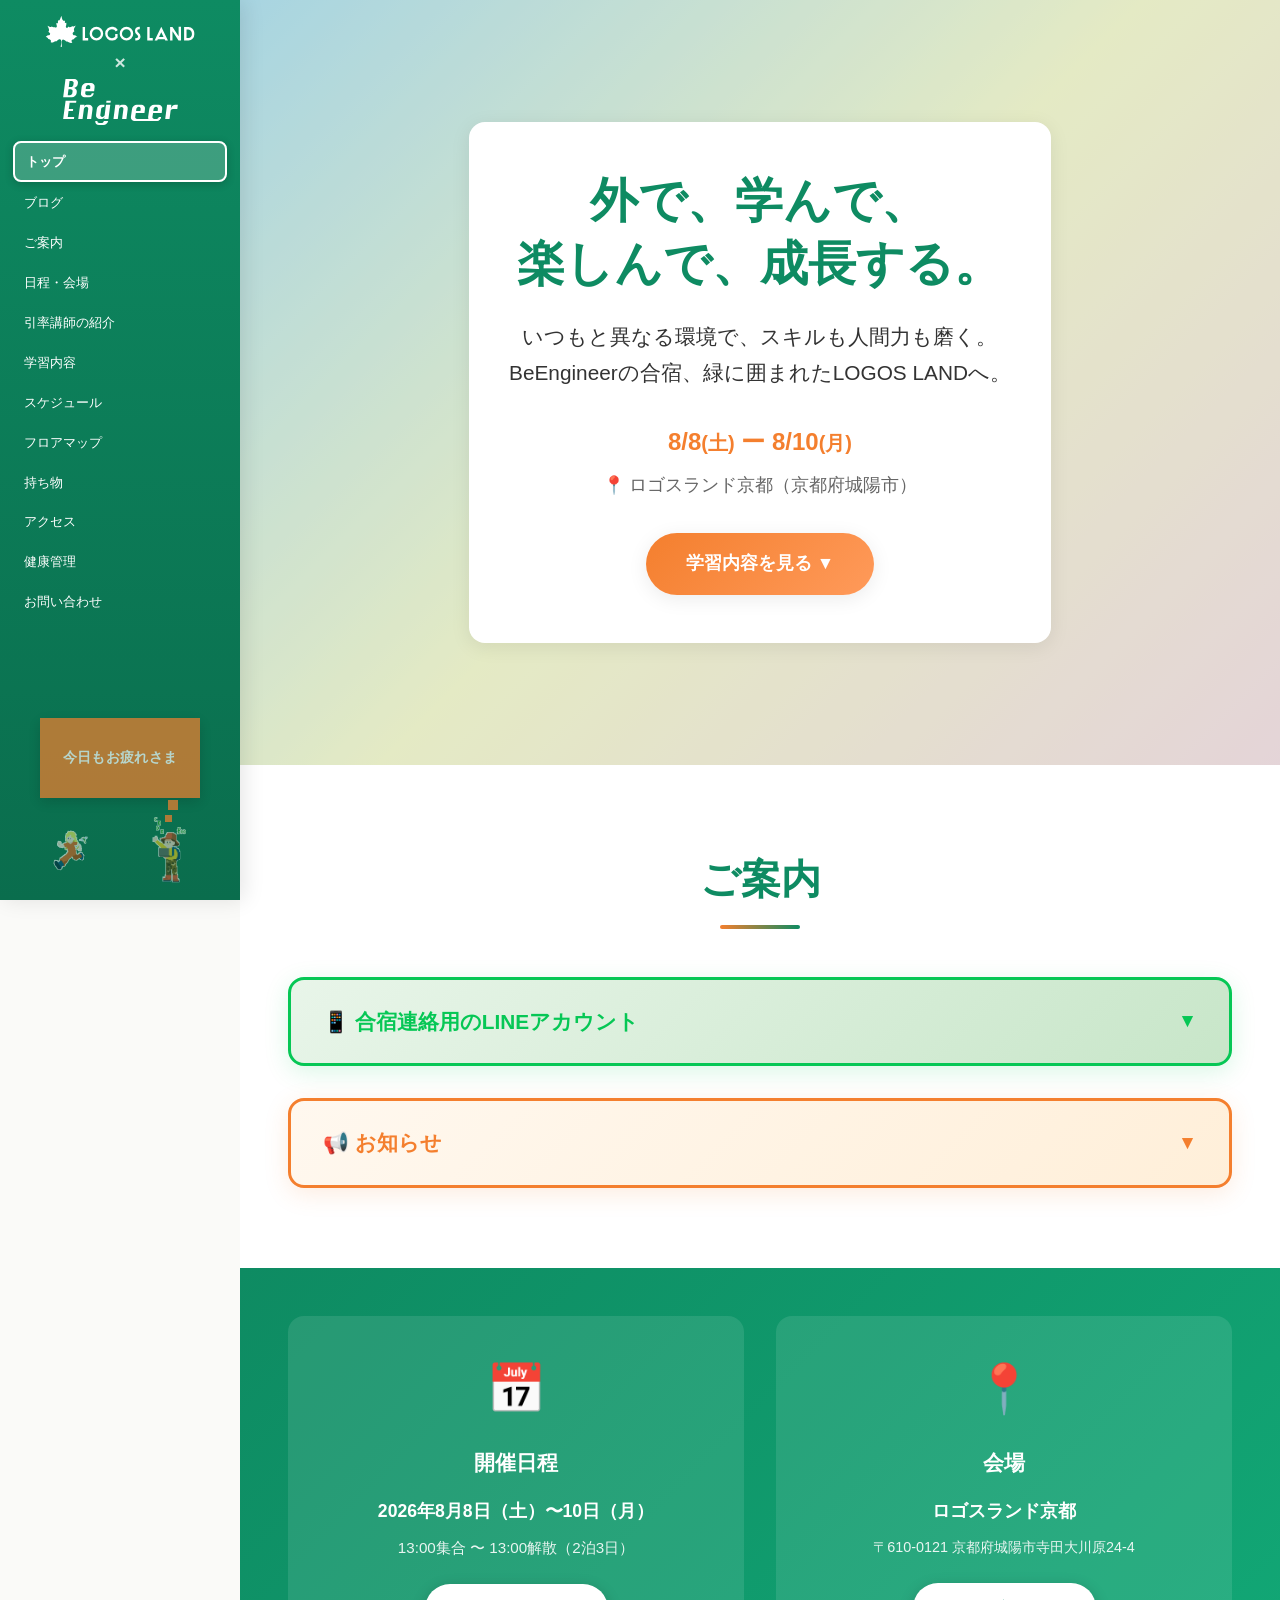
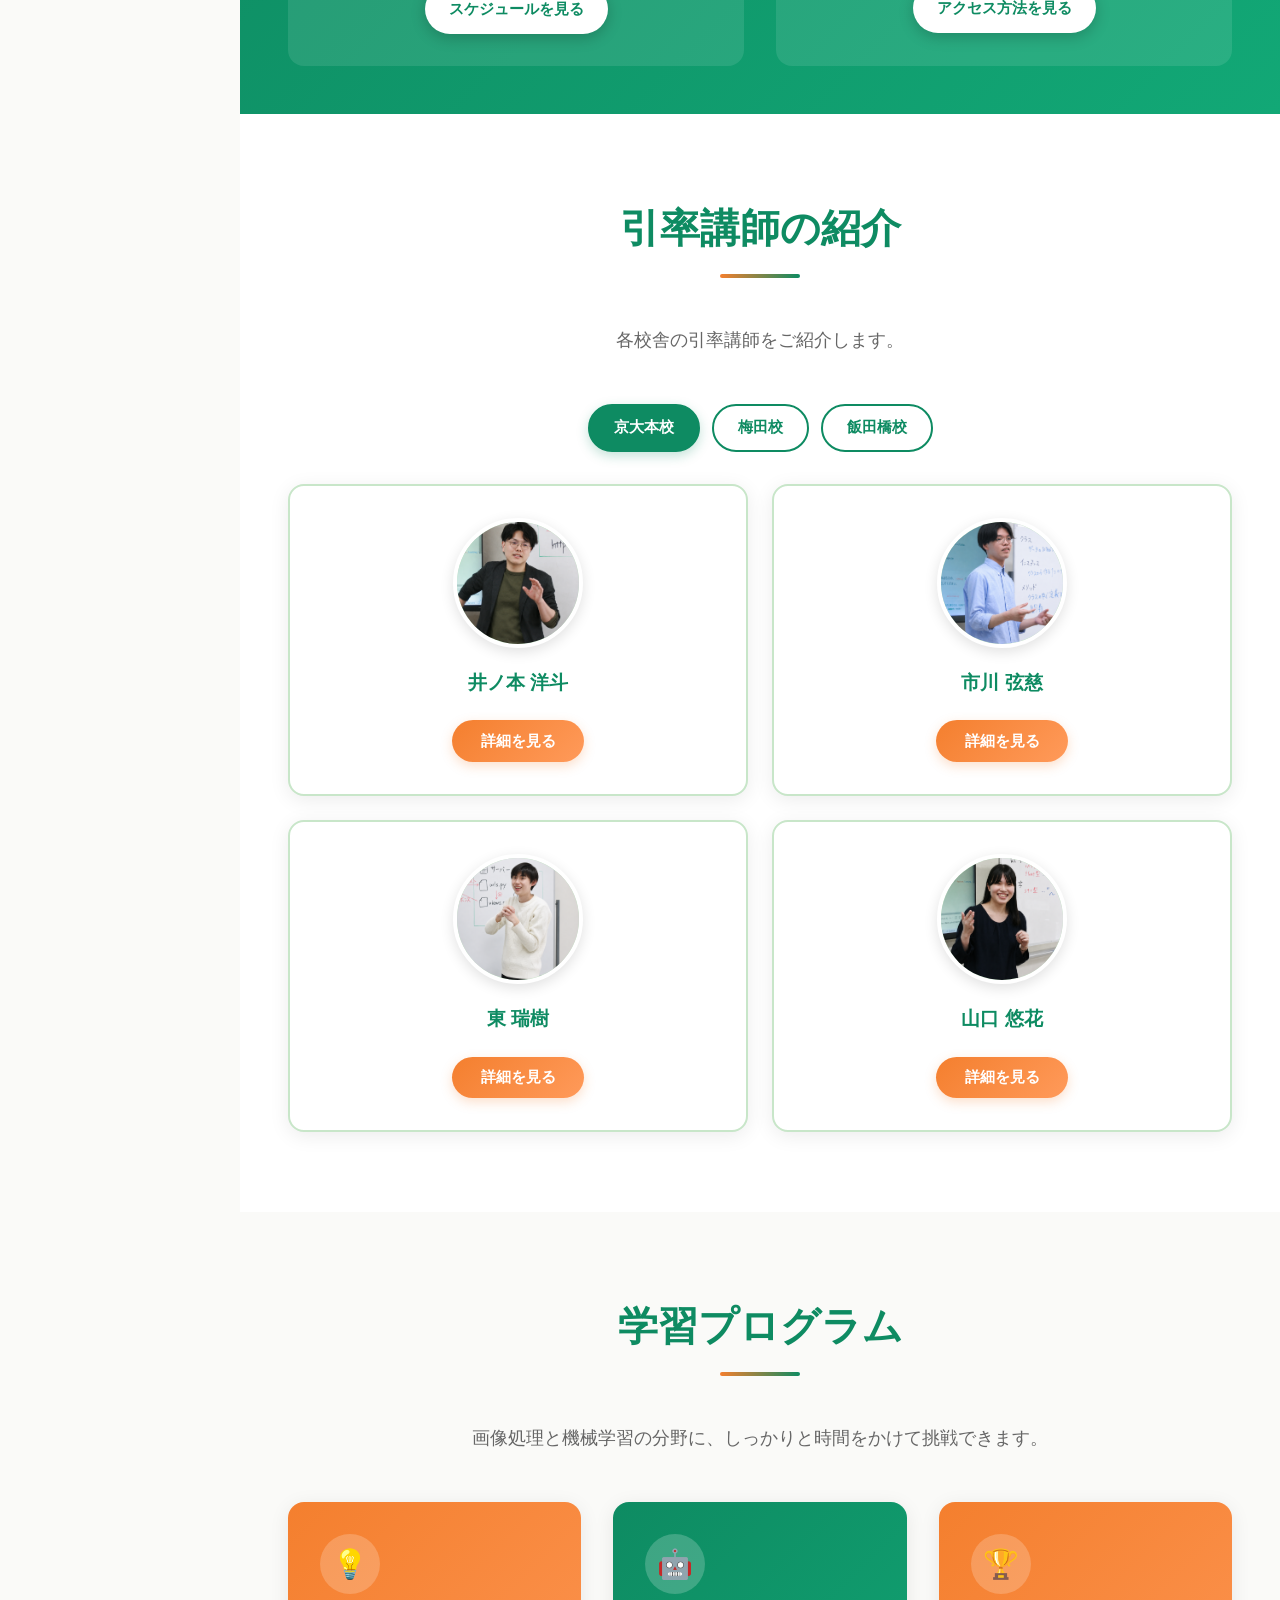
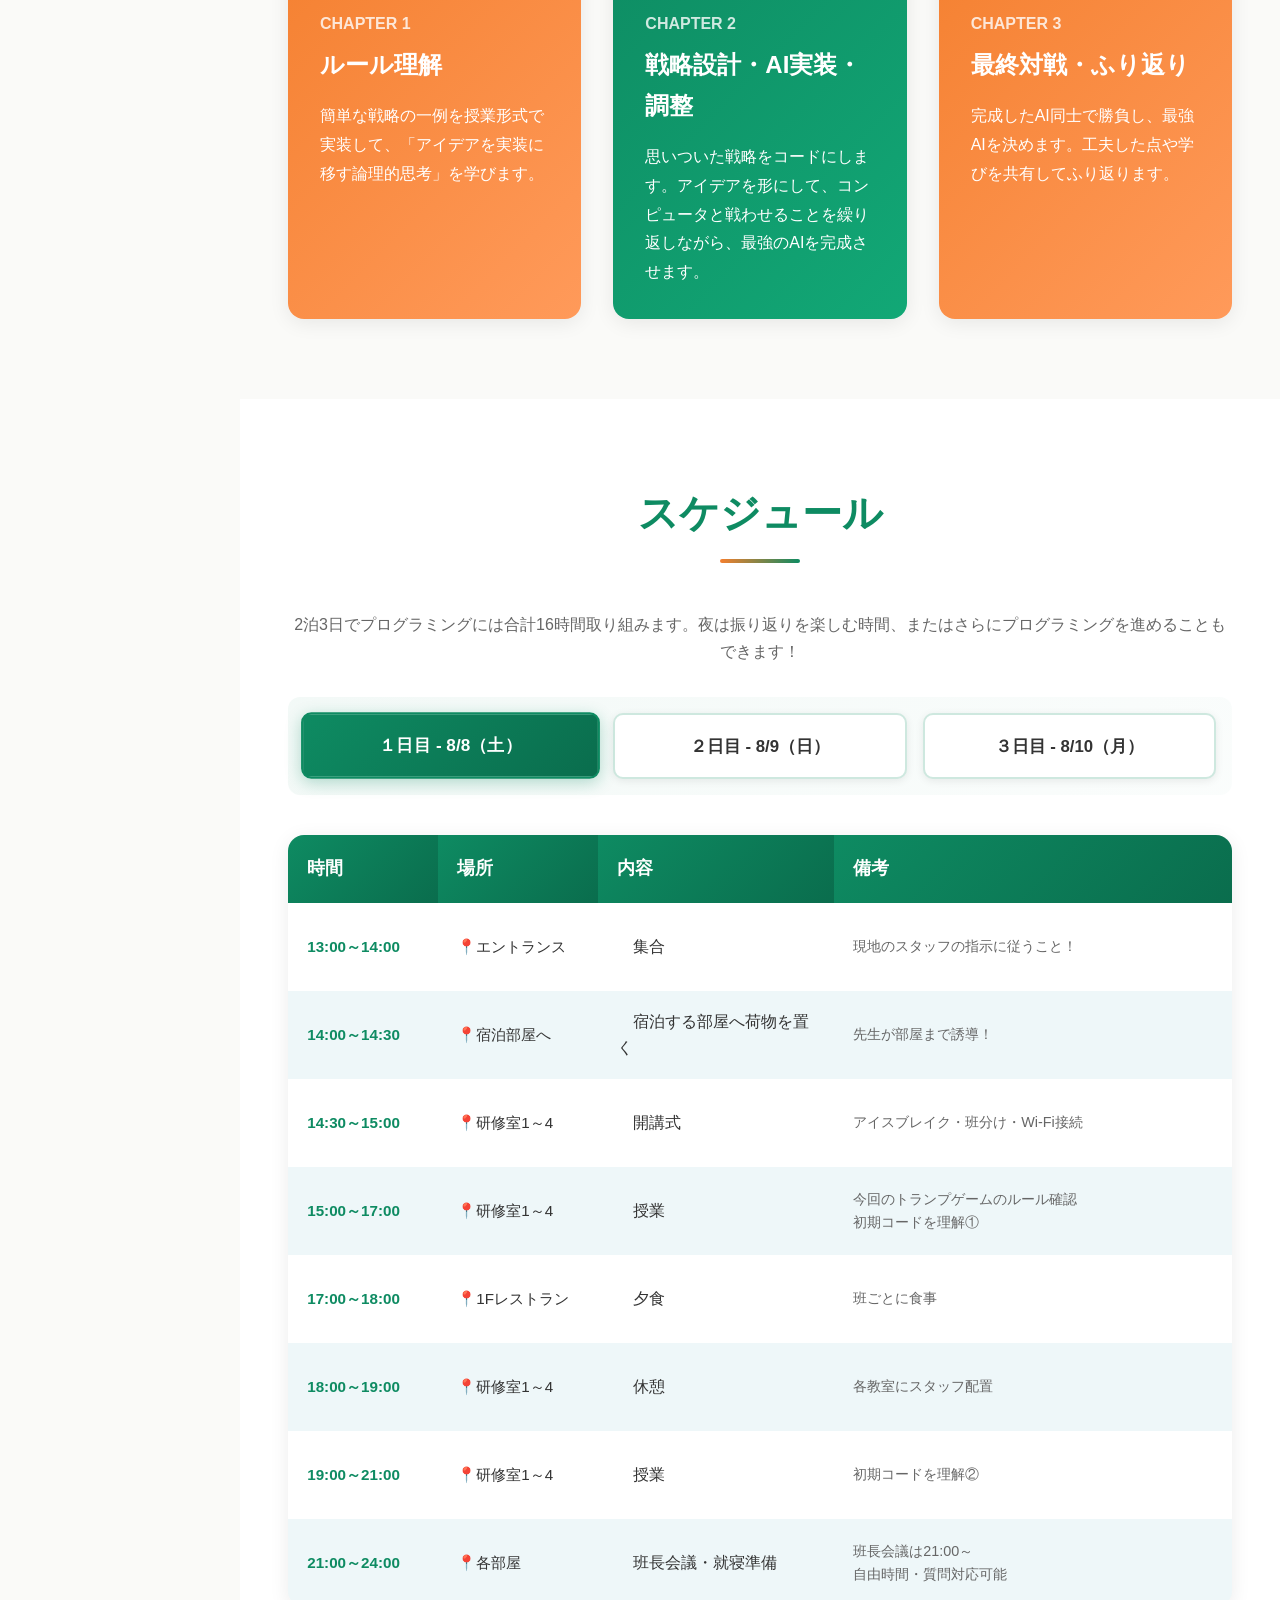
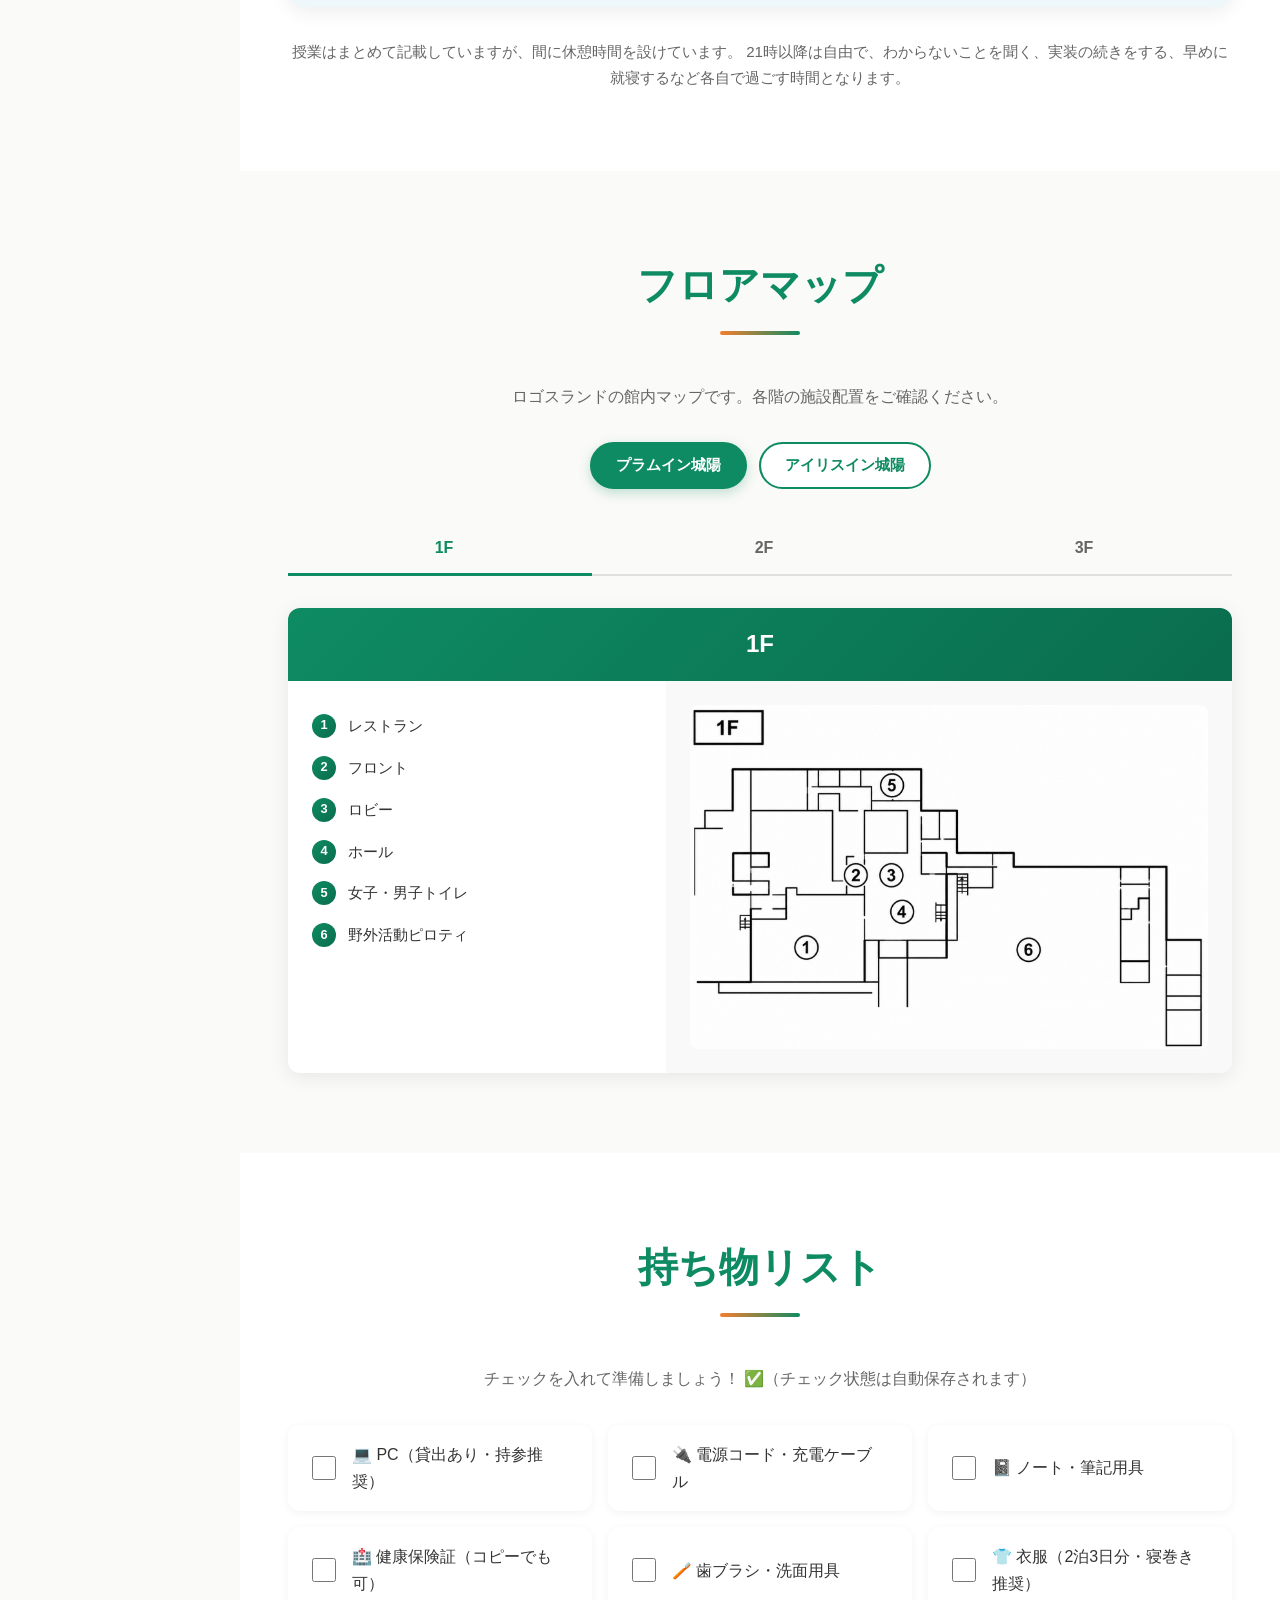
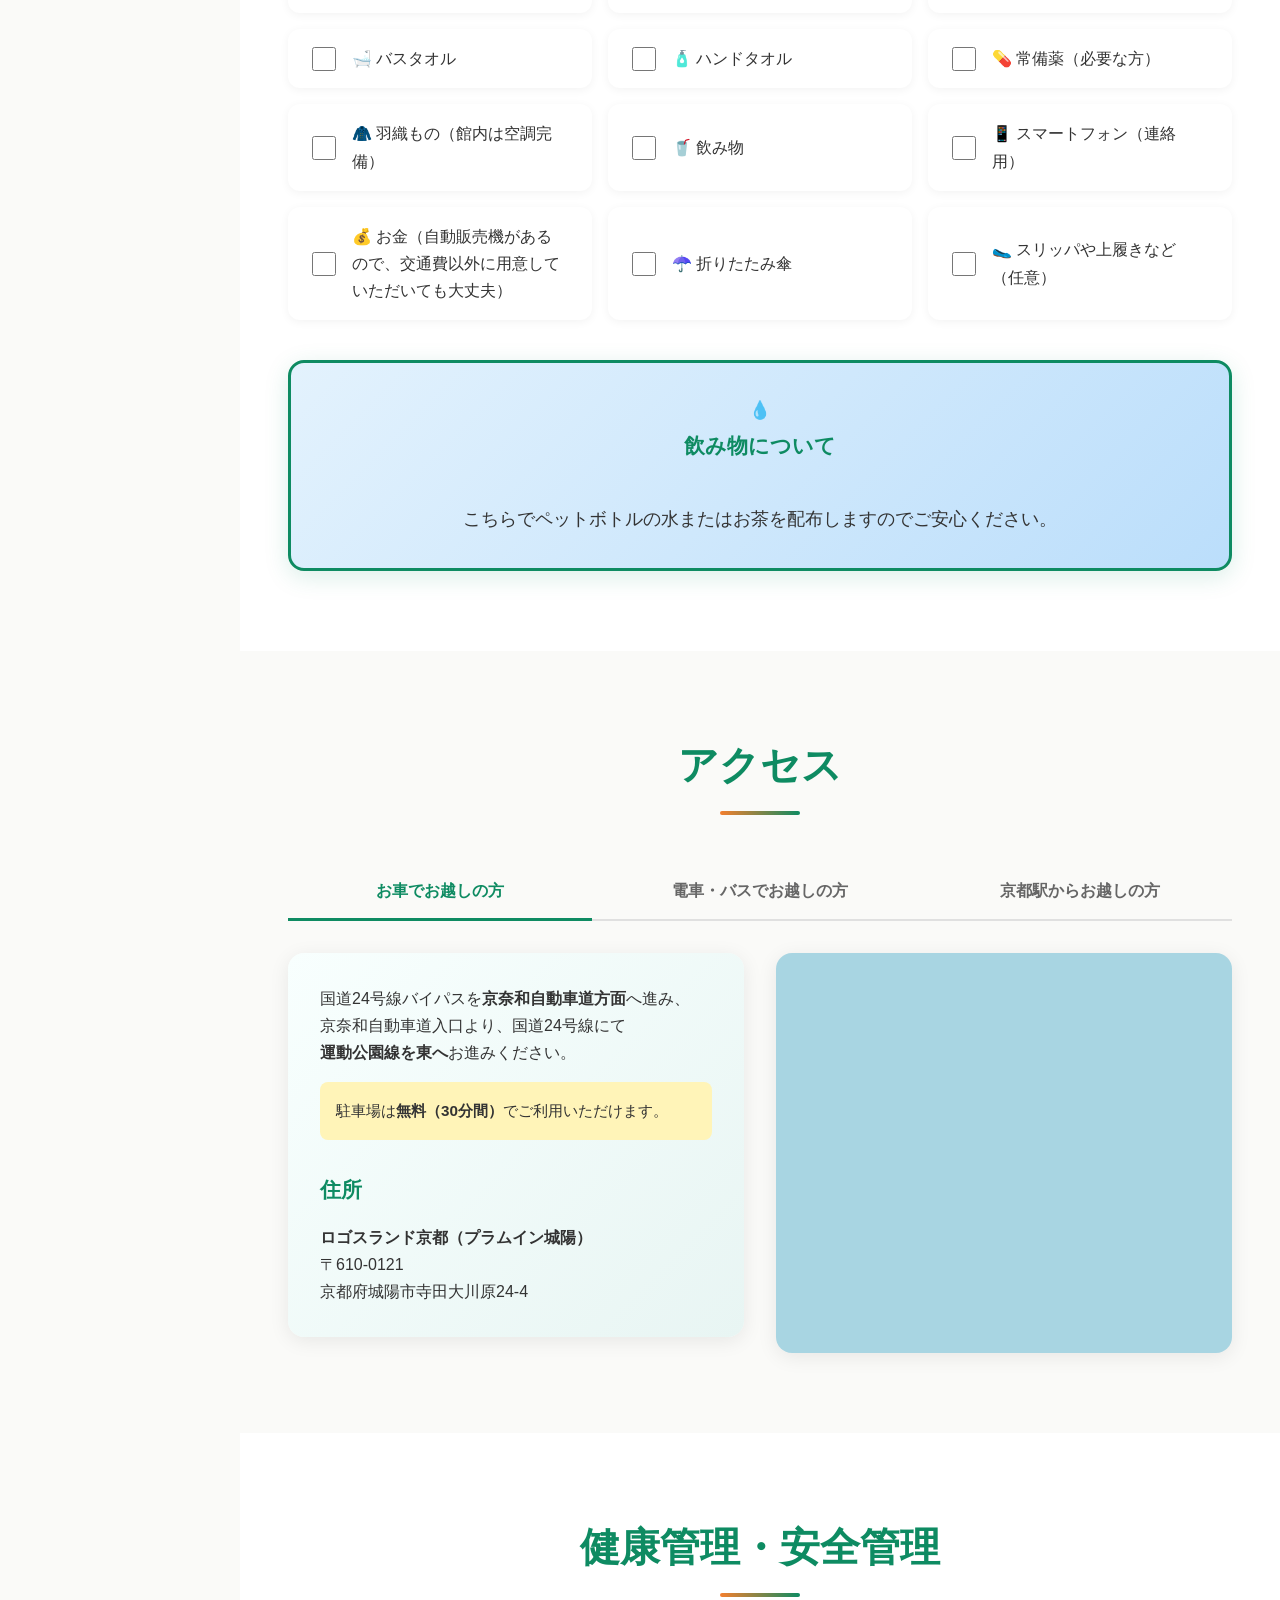
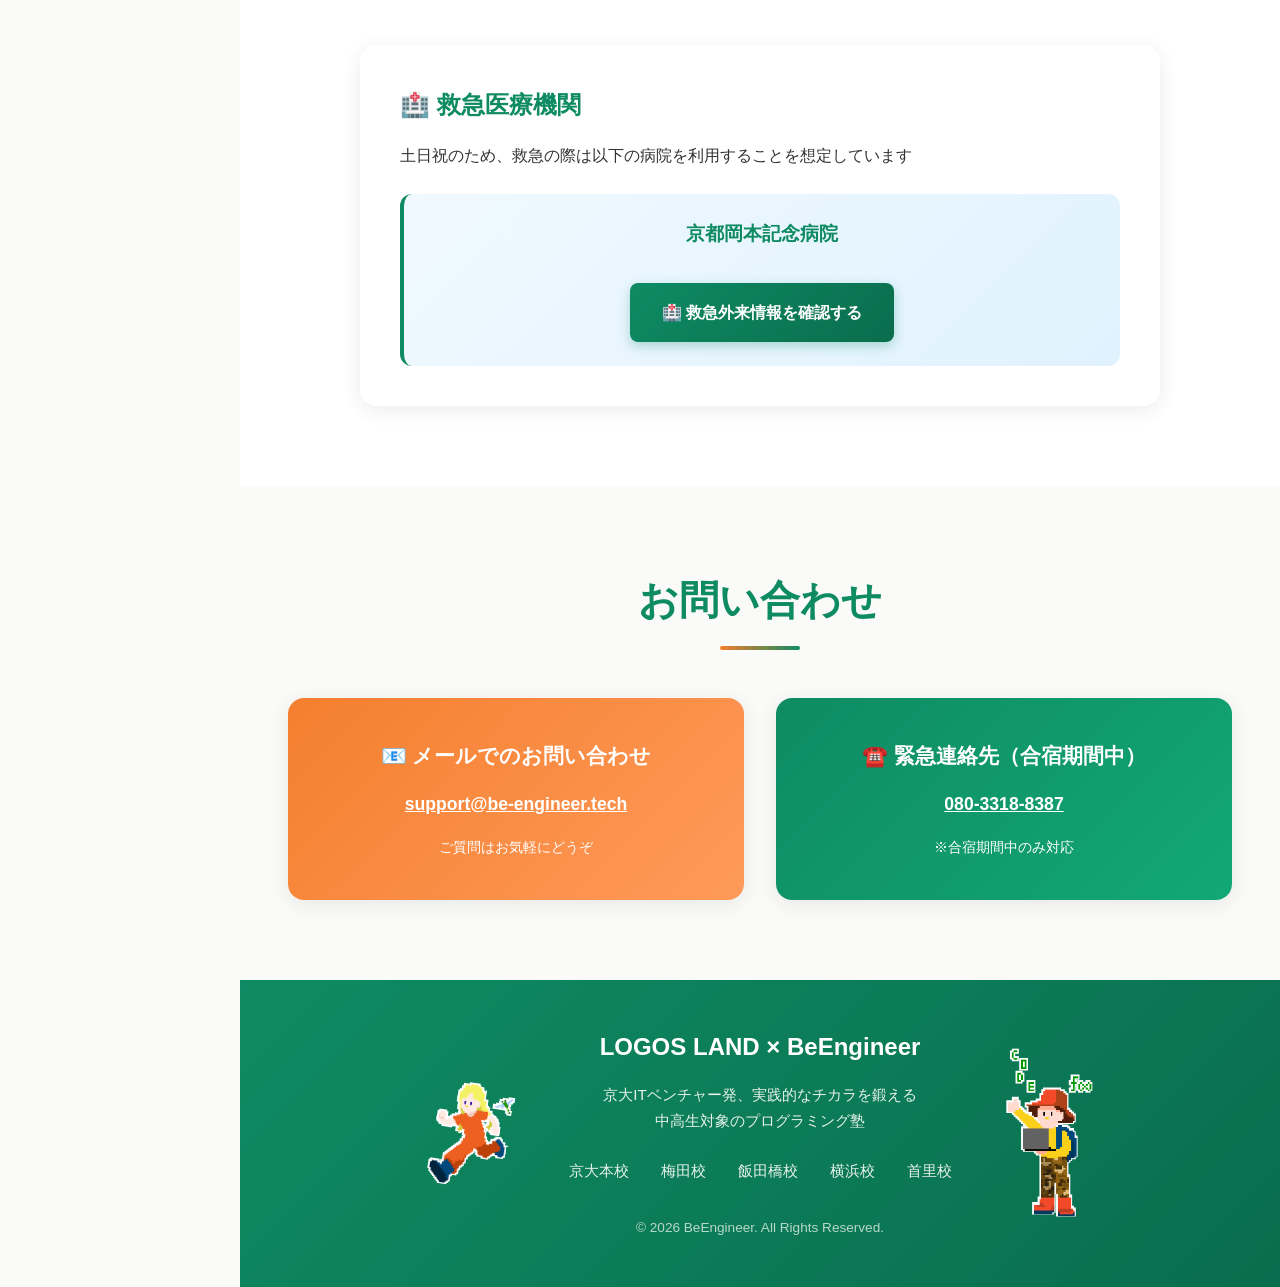
<file: index.html>
<!DOCTYPE html>
<html lang="ja">
<head>
    <meta charset="UTF-8">
    <meta name="viewport" content="width=device-width, initial-scale=1.0">
    <meta name="description" content="BeEngineer プログラミング合宿 2026年8月8日〜10日 ロゴスランドで開催">
    <title>BeEngineer Programming Camp | ロゴスランド合宿</title>
    <link rel="stylesheet" href="styles.css">
    </head>
<body>
    <!-- ハンバーガー / サイドバー / オーバーレイ（共通コンポーネント / assets/sidebar.js が描画） -->
    <div id="site-sidebar" data-variant="public"></div>

    <!-- メインコンテンツ -->
    <main class="main-content">
    
        <!-- ヒーローセクション -->
        <section id="hero" class="hero">
            <div class="hero-content">
                <div class="hero-panel">
                <h1 class="hero-title">外で、学んで、<br>楽しんで、成長する。</h1>
                <p class="hero-subtitle">いつもと異なる環境で、<br class="sp-br">スキルも人間力も磨く。<br>BeEngineerの合宿、<br class="sp-br">緑に囲まれたLOGOS LANDへ。</p>
                <div class="hero-date">8/8<small>(土)</small> ー 8/10<small>(月)</small></div>
                <div class="hero-location">📍 ロゴスランド京都（京都府城陽市）</div>
                <a href="#program" class="hero-cta">学習内容を見る ▼</a>
                </div>
            </div>
        </section>

        <!-- ご案内 -->
        <section id="guide" class="section">
            <div class="container">
                <h2 class="section-title">ご案内</h2>
                <!-- <div class="guide-toggle-wrapper" data-guide-toggle>
                    <div class="guide-toggle-header">
                        <span class="guide-toggle-title">📍 集合場所・注意事項を確認</span>
                        <span class="guide-toggle-icon">▼</span>
                    </div>
                    <div class="guide-content">
                    <div class="guide-text">
                        <p class="guide-main">初日13:00ごろから</p>
                        <p class="guide-detail">
                            <strong>JR奈良線・城陽駅の改札前</strong>でスタッフが待機しています<br>
                            （写真の赤枠の範囲にいます！）
                        </p>
                        <p class="guide-detail">
                            <strong>13:37発のバス</strong>までご案内します。
                        </p>
                        <p class="guide-note">
                            ※一緒に乗車しますので、降車のタイミングもご案内します。
                        </p>
                        
                        <div class="guide-notice-inline">
                            <p class="guide-notice-item">
                                <span class="guide-notice-icon">⚠️</span>
                                <strong>城陽駅周辺にはコンビニがありませんのでご注意ください。</strong>
                            </p>
                            <p class="guide-notice-item">
                                <span class="guide-notice-icon">🍱</span>
                                <strong>14:00集合後、合宿プログラム開始となりますので、集合時間までの間に昼食を済ませるようお願いします。</strong>
                            </p>
                            <p class="guide-notice-contact">
                                （判断が難しい場合は、各校舎にご連絡ください。）
                            </p>
                        </div>
                    </div>
                    <div class="guide-image">
                        <img src="assets/guide/station.jpeg" alt="城陽駅 改札前の待ち合わせ場所" loading="lazy">
                    </div>
                    </div>
                </div> -->
                
                <div class="line-info-box" data-line-toggle>
                    <div class="line-toggle-header">
                        <span class="line-toggle-title">📱 合宿連絡用のLINEアカウント</span>
                        <span class="line-toggle-icon">▼</span>
                    </div>
                    <div class="line-info-content-wrapper">
                    <div class="line-info-content">
                        <div class="line-character line-character-left">
                            <img src="assets/fav/dot_boy.svg" alt="キャラクター" class="line-character-img">
                        </div>
                        <div class="line-qr-section">
                            <img src="assets/guide/BeEn2026LINE_QR.png" alt="BeEngineer合宿2026 LINE QRコード" class="line-qr-code">
                            <p class="line-link">
                                <a href="https://lin.ee/WqdaffN" target="_blank" rel="noopener noreferrer">https://lin.ee/WqdaffN</a>
                            </p>
                            <div class="line-text-section">
                                <p class="line-account-name">
                                    <strong>BeEngineer_合宿_2026</strong>
                                </p>
                                <p class="line-description">
                                    合宿関連のご連絡はこちらから送らせていただきます。
                                </p>
                            </div>
                        </div>
                        <div class="line-character line-character-right">
                            <img src="assets/fav/dot_girl.svg" alt="キャラクター" class="line-character-img">
                        </div>
                    </div>
                    </div>
                </div>
                
                <!-- ============================================================
                    【非表示】合宿ブログブロック
                    ※ 削除はせず、一旦コメントアウトで非表示にしています。
                    　 再表示したい場合は、この下のコメント記号を外してください。
                    ============================================================ -->
                <!--
                <div class="blog-update-box" data-blog-update-toggle>
                    <div class="blog-update-header">
                        <span class="blog-update-title">📝 合宿ブログはこちら</span>
                        <span class="blog-update-icon">▼</span>
                    </div>
                    <div class="blog-update-content">
                        <p class="blog-update-text">
                            <strong>BeEngineer合宿2026は終了しました。ご参加ありがとうございます。</strong><br>
                            合宿の様子をブログでお伝えしています。ぜひご覧ください。
                        </p>
                        <div class="blog-update-links" style="display: flex; gap: 1rem; justify-content: center; flex-wrap: wrap; margin-bottom: 1.5rem;">
                            <a href="blog/day1.html" class="blog-link-btn" data-available-from="2026-08-09T00:00:00">1日目</a>
                            <a href="blog/day2.html" class="blog-link-btn" data-available-from="2026-08-10T00:00:00">2日目</a>
                            <a href="blog/day3.html" class="blog-link-btn" data-available-from="2026-08-11T00:00:00">3日目</a>
                        </div>
                        <div class="blog-update-notice">
                            <p class="blog-notice-item">
                                <span class="blog-notice-icon">🔒</span>
                                <strong>参加者限定の情報です。</strong>
                            </p>
                            <p class="blog-notice-item">
                                <span class="blog-notice-icon">🚫</span>
                                <strong>広報用に利用するものではありません。</strong>
                            </p>
                            <p class="blog-notice-item">
                                <span class="blog-notice-icon">📝</span>
                                <strong>広報利用する際は、内容および写真を変更する予定です。</strong>
                            </p>
                        </div>
                    </div>
                </div>
                -->

                <!-- ============================================================
                    お知らせセクション（器のみ）
                    ・カードの中身は assets/news.js の NEWS_ITEMS 配列で管理します。
                    ・内容を変更したいときは assets/news.js を編集してください。
                    ・下の <div id="news-list"> の中身は JS が自動生成します。
                    　（このHTMLを直接書き換える必要はありません）
                    ============================================================ -->
                <div class="news-box" data-news-toggle>
                    <div class="news-toggle-header">
                        <span class="news-toggle-title">📢 お知らせ</span>
                        <span class="news-toggle-icon">▼</span>
                    </div>
                    <div class="news-content-wrapper">
                        <p class="news-intro">合宿に関する大切なお知らせをこちらに掲載します。</p>
                        <div class="news-list" id="news-list" data-news-list>
                            <!-- カードはここに assets/news.js が自動で挿入します -->
                        </div>
                    </div>
                </div>
            </div>
        </section>

        <!-- 開催情報バー -->
        <section id="overview" class="section overview-section">
            <div class="container">
                <div class="overview-grid">
                <div class="overview-card">
                    <div class="overview-icon">📅</div>
                    <h3>開催日程</h3>
                    <p class="overview-main">2026年8月8日（土）<br class="sp-br">〜10日（月）</p>
                    <p class="overview-sub">13:00集合 〜 13:00解散<br class="sp-br">（2泊3日）</p>
                    <a href="#schedule" class="overview-btn">
                        スケジュールを見る
                    </a>
                </div>
                
                <div class="overview-card">
                    <div class="overview-icon">📍</div>
                    <h3>会場</h3>
                    <p class="overview-main">ロゴスランド京都</p>
                    <p class="overview-address">〒610-0121 <br class="sp-br">京都府城陽市<br class="sp-br">寺田大川原24-4</p>
                    <a href="#access" class="overview-btn">
                        アクセス方法を見る
                    </a>
                </div>
                </div>
            </div>
        </section>

        <!-- ============================================================
            引率講師の紹介
            ・タブ（校舎）と講師カードの中身は assets/teachers.js の
                TEACHERS データで管理します。
            ・内容の変更・追加は assets/teachers.js を編集してください。
            　（下の2つの空 <div> の中身は JS が自動生成します）
            ============================================================ -->
        <section id="teachers" class="section">
            <div class="container">
                <h2 class="section-title">引率講師の紹介</h2>
                <p class="section-intro">
                    各校舎の引率講師をご紹介します。
                </p>

                <!-- 校舎タブ（JSが自動生成） -->
                <div class="teachers-tabs" data-teachers-tabs role="tablist" aria-label="校舎の切り替え"></div>

                <!-- 講師カード（JSが自動生成） -->
                <div class="teachers-panels" data-teachers-panels></div>
            </div>
        </section>

        <!-- 学習内容 -->
        <section id="program" class="section">
            <div class="container">
                <h2 class="section-title">学習プログラム</h2>
                <p class="section-intro">
                画像処理と機械学習の分野に、しっかりと時間をかけて挑戦できます。
                </p>
                
                <!-- タブボタン（SP版のみ表示） -->
                <div class="program-tabs">
                    <button class="program-tab-btn" data-tab="1">
                        <span class="tab-icon">💡</span>
                        <span class="tab-text">CHAPTER 1</span>
                    </button>
                    <button class="program-tab-btn" data-tab="2">
                        <span class="tab-icon">🤖</span>
                        <span class="tab-text">CHAPTER 2</span>
                    </button>
                    <button class="program-tab-btn" data-tab="3">
                        <span class="tab-icon">🏆</span>
                        <span class="tab-text">CHAPTER 3</span>
                    </button>
                </div>
                
                <!-- コンテンツエリア -->
                <div class="card-grid">
                <div class="card card-orange program-card" data-program-card data-tab-content="1">
                    <div class="card-header">
                        <div class="card-icon">💡</div>
                        <div class="card-header-text">
                            <div class="chapter-number">CHAPTER 1</div>
                            <h3 class="card-title">ルール理解</h3>
                        </div>
                        <span class="toggle-icon">▼</span>
                    </div>
                    <div class="card-content">
                    <p>簡単な戦略の一例を授業形式で実装して、「アイデアを実装に移す論理的思考」を学びます。</p>
                    </div>
                </div>
                
                <div class="card card-green program-card" data-program-card data-tab-content="2">
                    <div class="card-header">
                        <div class="card-icon">🤖</div>
                        <div class="card-header-text">
                            <div class="chapter-number">CHAPTER 2</div>
                            <h3 class="card-title">戦略設計・AI実装・調整</h3>
                        </div>
                        <span class="toggle-icon">▼</span>
                    </div>
                    <div class="card-content">
                    <p>思いついた戦略をコードにします。アイデアを形にして、コンピュータと戦わせることを繰り返しながら、最強のAIを完成させます。</p>
                    </div>
                </div>
                
                <div class="card card-orange program-card" data-program-card data-tab-content="3">
                    <div class="card-header">
                        <div class="card-icon">🏆</div>
                        <div class="card-header-text">
                            <div class="chapter-number">CHAPTER 3</div>
                            <h3 class="card-title">最終対戦・ふり返り</h3>
                        </div>
                        <span class="toggle-icon">▼</span>
                    </div>
                    <div class="card-content">
                    <p>完成したAI同士で勝負し、最強AIを決めます。工夫した点や学びを共有してふり返ります。</p>
                    </div>
                </div>
                </div>
            </div>
        </section>

        <!-- スケジュール -->
        <section id="schedule" class="section">
            <div class="container">
                <h2 class="section-title">スケジュール</h2>
                <p class="section-desc">
                2泊3日でプログラミングには合計16時間取り組みます。夜は振り返りを楽しむ時間、またはさらにプログラミングを進めることもできます！
                </p>
                
                <!-- タブメニュー -->
                <div class="schedule-tabs">
                    <button class="tab-btn active" data-tab="schedule-day1">
                        <span class="tab-emoji"></span> １日目 - 8/8（土）
                    </button>
                    <button class="tab-btn" data-tab="schedule-day2">
                        <span class="tab-emoji"></span> ２日目 - 8/9（日）
                    </button>
                    <button class="tab-btn" data-tab="schedule-day3">
                        <span class="tab-emoji"></span> ３日目 - 8/10（月）
                    </button>
                </div>
                
                <!-- 表の中身は assets/schedule-data.js で管理（assets/schedule.js が描画） -->
                <div class="schedule-table-wrapper">
                <table class="schedule-table">
                    <thead>
                        <tr>
                        <th>時間</th>
                        <th>場所</th>
                        <th>内容</th>
                        <th>備考</th>
                        </tr>
                    </thead>
                    <tbody data-schedule-tbody>
                        <!-- assets/schedule.js が描画 -->
                    </tbody>
                </table>
                </div>
                
                <p class="section-note">
                授業はまとめて記載していますが、間に休憩時間を設けています。
                21時以降は自由で、わからないことを聞く、実装の続きをする、早めに就寝するなど各自で過ごす時間となります。
                </p>
            </div>
        </section>

        <!-- フロアマップ -->
        <section id="floormap" class="section">
            <div class="container">
                <h2 class="section-title">フロアマップ</h2>
                <p class="section-desc">
                    ロゴスランドの館内マップです。各階の施設配置をご確認ください。
                </p>

                <!-- 施設タブ：プラムイン城陽 / アイリスイン城陽 -->
                <div class="facility-tabs" role="tablist" aria-label="施設の切り替え">
                    <button class="facility-tab-btn active" data-facility="plum" role="tab" aria-selected="true">
                        プラムイン城陽
                    </button>
                    <button class="facility-tab-btn" data-facility="iris" role="tab" aria-selected="false">
                        アイリスイン城陽
                    </button>
                </div>

                <!-- プラムイン城陽 -->
                <div class="facility-content active" data-facility-content="plum" role="tabpanel">
                    <!-- フロアマップタブ -->
                    <div class="floormap-tabs">
                        <button class="floormap-tab-btn active" data-floor="floor-1f">
                            <span class="floor-icon"></span> 1F
                        </button>
                        <button class="floormap-tab-btn" data-floor="floor-2f">
                            <span class="floor-icon"></span> 2F
                        </button>
                        <button class="floormap-tab-btn" data-floor="floor-3f">
                            <span class="floor-icon"></span> 3F
                        </button>
                    </div>

                    <div class="floormap-grid">
                        <!-- 1F -->
                        <div class="floormap-item active" data-floormap-item data-floor-content="floor-1f">
                            <div class="floormap-header" data-floormap-header>
                                <h3 class="floormap-title">1F</h3>
                                <span class="floormap-toggle-icon">▼</span>
                            </div>
                            <div class="floormap-content">
                                <div class="floormap-legend">
                                    <ul>
                                        <li><span class="legend-number">1</span> レストラン</li>
                                        <li><span class="legend-number">2</span> フロント</li>
                                        <li><span class="legend-number">3</span> ロビー</li>
                                        <li><span class="legend-number">4</span> ホール</li>
                                        <li><span class="legend-number">5</span> 女子・男子トイレ</li>
                                        <li><span class="legend-number">6</span> 野外活動ピロティ</li>
                                    </ul>
                                </div>
                                <div class="floormap-image">
                                    <img src="assets/map/pluminn_1f.png" alt="プラムイン城陽 1階フロアマップ" loading="lazy">
                                </div>
                            </div>
                        </div>

                        <!-- 2F -->
                        <div class="floormap-item" data-floormap-item data-floor-content="floor-2f">
                            <div class="floormap-header" data-floormap-header>
                                <h3 class="floormap-title">2F</h3>
                                <span class="floormap-toggle-icon">▼</span>
                            </div>
                            <div class="floormap-content">
                                <div class="floormap-legend">
                                    <ul>
                                        <li><span class="legend-number">1</span> 女子浴室・更衣室</li>
                                        <li><span class="legend-number">2</span> 男子浴室・更衣室</li>
                                        <li><span class="legend-number">3</span> 女子・男子トイレ</li>
                                        <li><span class="legend-number">4</span> ロビー</li>
                                        <li><span class="legend-number">5</span> フリースペース</li>
                                        <li><span class="legend-number">6</span> 宿泊室</li>
                                    </ul>
                                </div>
                                <div class="floormap-image">
                                    <img src="assets/map/pluminn_2f.png" alt="プラムイン城陽 2階フロアマップ" loading="lazy">
                                </div>
                            </div>
                        </div>

                        <!-- 3F -->
                        <div class="floormap-item" data-floormap-item data-floor-content="floor-3f">
                            <div class="floormap-header" data-floormap-header>
                                <h3 class="floormap-title">3F</h3>
                                <span class="floormap-toggle-icon">▼</span>
                            </div>
                            <div class="floormap-content">
                                <div class="floormap-legend">
                                    <ul>
                                        <li><span class="legend-number">1</span> BBQテラス</li>
                                        <li><span class="legend-number">2</span> 研修室</li>
                                        <li><span class="legend-number">3</span> 女子・男子トイレ</li>
                                        <li><span class="legend-number">4</span> ロビー</li>
                                        <li><span class="legend-number">5</span> 宿泊室</li>
                                    </ul>
                                </div>
                                <div class="floormap-image">
                                    <img src="assets/map/pluminn_3f.png" alt="プラムイン城陽 3階フロアマップ" loading="lazy">
                                </div>
                            </div>
                        </div>
                    </div>
                </div>

                <!-- アイリスイン城陽 -->
                <div class="facility-content" data-facility-content="iris" role="tabpanel">
                    <!-- フロアマップタブ -->
                    <div class="floormap-tabs">
                        <button class="floormap-tab-btn active" data-floor="iris-1f">
                            <span class="floor-icon"></span> 1F
                        </button>
                        <button class="floormap-tab-btn" data-floor="iris-2f">
                            <span class="floor-icon"></span> 2F
                        </button>
                    </div>

                    <div class="floormap-grid">
                        <!-- アイリス 1F -->
                        <div class="floormap-item active" data-floormap-item data-floor-content="iris-1f">
                            <div class="floormap-header" data-floormap-header>
                                <h3 class="floormap-title">1F</h3>
                                <span class="floormap-toggle-icon">▼</span>
                            </div>
                            <div class="floormap-content">
                                <div class="floormap-legend">
                                    <ul>
                                        <li><span class="legend-number">1</span> 実演スペース</li>
                                        <li><span class="legend-number">2</span> ショップ</li>
                                        <li><span class="legend-number">3</span> ロビー＆ショップ</li>
                                        <li><span class="legend-number">4</span> 宿泊室</li>
                                        <li><span class="legend-number">5</span> 女子・男子トイレ</li>
                                    </ul>
                                </div>
                                <div class="floormap-image">
                                    <img src="assets/map/irisinn_1f.png" alt="アイリスイン城陽 1階フロアマップ" loading="lazy">
                                </div>
                            </div>
                        </div>

                        <!-- アイリス 2F -->
                        <div class="floormap-item" data-floormap-item data-floor-content="iris-2f">
                            <div class="floormap-header" data-floormap-header>
                                <h3 class="floormap-title">2F</h3>
                                <span class="floormap-toggle-icon">▼</span>
                            </div>
                            <div class="floormap-content">
                                <div class="floormap-legend">
                                    <ul>
                                        <li><span class="legend-number">1</span> 大浴場・小浴場</li>
                                        <li><span class="legend-number">2</span> 女子・男子トイレ</li>
                                        <li><span class="legend-number">3</span> 宿泊室</li>
                                        <li><span class="legend-number">4</span> ロビー</li>
                                        <li><span class="legend-number">5</span> LOGOS KID&rsquo;S MINI PARK</li>
                                        <li><span class="legend-number">6</span> カフェ</li>
                                    </ul>
                                </div>
                                <div class="floormap-image">
                                    <img src="assets/map/irisinn_2f.png" alt="アイリスイン城陽 2階フロアマップ" loading="lazy">
                                </div>
                            </div>
                        </div>
                    </div>
                </div>
            </div>
        </section>

        <!-- 持ち物リスト -->
        <section id="items" class="section">
            <div class="container">
                <h2 class="section-title">持ち物リスト</h2>
                <p class="section-desc">
                チェックを入れて準備しましょう！ ✅<br class="sp-br">（チェック状態は自動保存されます）
                </p>
                
                <!-- PC版 -->
                <div class="checklist checklist-pc" id="checklist">
                    <div class="checklist-item">
                        <input type="checkbox" id="item1" data-item="item1">
                        <label for="item1">💻 PC（貸出あり・持参推奨）</label>
                    </div>
                    <div class="checklist-item">
                        <input type="checkbox" id="item2" data-item="item2">
                        <label for="item2">🔌 電源コード・充電ケーブル</label>
                    </div>
                    <div class="checklist-item">
                        <input type="checkbox" id="item3" data-item="item3">
                        <label for="item3">📓 ノート・筆記用具</label>
                    </div>
                    <div class="checklist-item">
                        <input type="checkbox" id="item4" data-item="item4">
                        <label for="item4">🏥 健康保険証（コピーでも可）</label>
                    </div>
                    <div class="checklist-item">
                        <input type="checkbox" id="item5" data-item="item5">
                        <label for="item5">🪥 歯ブラシ・洗面用具</label>
                    </div>
                    <div class="checklist-item">
                        <input type="checkbox" id="item6" data-item="item6">
                        <label for="item6">👕 衣服（2泊3日分・寝巻き推奨）</label>
                    </div>
                    <div class="checklist-item">
                        <input type="checkbox" id="item7" data-item="item7">
                        <label for="item7">🛁 バスタオル</label>
                    </div>
                    <div class="checklist-item">
                        <input type="checkbox" id="item8" data-item="item8">
                        <label for="item8">🧴 ハンドタオル</label>
                    </div>
                    <div class="checklist-item">
                        <input type="checkbox" id="item9" data-item="item9">
                        <label for="item9">💊 常備薬（必要な方）</label>
                    </div>
                    <div class="checklist-item">
                        <input type="checkbox" id="item10" data-item="item10">
                        <label for="item10">🧥 羽織もの（館内は空調完備）</label>
                    </div>
                    <div class="checklist-item">
                        <input type="checkbox" id="item11" data-item="item11">
                        <label for="item11">🥤 飲み物</label>
                    </div>
                    <div class="checklist-item">
                        <input type="checkbox" id="item12" data-item="item12">
                        <label for="item12">📱 スマートフォン（連絡用）</label>
                    </div>
                    <div class="checklist-item">
                        <input type="checkbox" id="item13" data-item="item13">
                        <label for="item13">💰 お金（自動販売機があるので、交通費以外に用意していただいても大丈夫）</label>
                    </div>
                    <div class="checklist-item">
                        <input type="checkbox" id="item14" data-item="item14">
                        <label for="item14">☂️ 折りたたみ傘</label>
                    </div>
                    <div class="checklist-item">
                        <input type="checkbox" id="item15" data-item="item15">
                        <label for="item15">🥿 スリッパや上履きなど（任意）</label>
                    </div>
                </div>
                
                <!-- SP版用のトグル形式 -->
                <div class="items-mobile" data-items-mobile>
                    <div class="items-mobile-header">
                        <span class="items-mobile-title">持ち物を確認する</span>
                        <span class="items-toggle-icon">▼</span>
                    </div>
                    <div class="items-mobile-content">
                        <div class="checklist" id="checklist-mobile">
                            <div class="checklist-item">
                                <input type="checkbox" id="item1-mobile" data-item="item1">
                                <label for="item1-mobile">💻 PC（貸出あり・持参推奨）</label>
                            </div>
                            <div class="checklist-item">
                                <input type="checkbox" id="item2-mobile" data-item="item2">
                                <label for="item2-mobile">🔌 電源コード・充電ケーブル</label>
                            </div>
                            <div class="checklist-item">
                                <input type="checkbox" id="item3-mobile" data-item="item3">
                                <label for="item3-mobile">📓 ノート・筆記用具</label>
                            </div>
                            <div class="checklist-item">
                                <input type="checkbox" id="item4-mobile" data-item="item4">
                                <label for="item4-mobile">🏥 健康保険証（コピーでも可）</label>
                            </div>
                            <div class="checklist-item">
                                <input type="checkbox" id="item5-mobile" data-item="item5">
                                <label for="item5-mobile">🪥 歯ブラシ・洗面用具</label>
                            </div>
                            <div class="checklist-item">
                                <input type="checkbox" id="item6-mobile" data-item="item6">
                                <label for="item6-mobile">👕 衣服（2泊3日分・寝巻き推奨）</label>
                            </div>
                            <div class="checklist-item">
                                <input type="checkbox" id="item7-mobile" data-item="item7">
                                <label for="item7-mobile">🛁 バスタオル</label>
                            </div>
                            <div class="checklist-item">
                                <input type="checkbox" id="item8-mobile" data-item="item8">
                                <label for="item8-mobile">🧴 ハンドタオル</label>
                            </div>
                            <div class="checklist-item">
                                <input type="checkbox" id="item9-mobile" data-item="item9">
                                <label for="item9-mobile">💊 常備薬（必要な方）</label>
                            </div>
                            <div class="checklist-item">
                                <input type="checkbox" id="item10-mobile" data-item="item10">
                                <label for="item10-mobile">🧥 羽織もの（館内は空調完備）</label>
                            </div>
                            <div class="checklist-item">
                                <input type="checkbox" id="item11-mobile" data-item="item11">
                                <label for="item11-mobile">🥤 水筒（持参推奨）</label>
                            </div>
                            <div class="checklist-item">
                                <input type="checkbox" id="item12-mobile" data-item="item12">
                                <label for="item12-mobile">📱 スマートフォン（連絡用）</label>
                            </div>
                            <div class="checklist-item">
                                <input type="checkbox" id="item13-mobile" data-item="item13">
                                <label for="item13-mobile">💰 お金（自動販売機があるので、交通費以外に用意していただいても大丈夫）</label>
                            </div>
                            <div class="checklist-item">
                                <input type="checkbox" id="item14-mobile" data-item="item14">
                                <label for="item14-mobile">☂️ 折りたたみ傘</label>
                            </div>
                            <div class="checklist-item">
                                <input type="checkbox" id="item15-mobile" data-item="item15">
                                <label for="item15-mobile">🥿 スリッパや上履きなど（任意）</label>
                            </div>
                        </div>
                    </div>
                </div>
                
                <div class="drink-notice">
                    <p class="section-note">
                        💧 <strong>飲み物について</strong><br>
                        こちらでペットボトルの水またはお茶を配布しますのでご安心ください。
                    </p>
                </div>
            </div>
        </section>

        <!-- アクセス -->
        <section id="access" class="section">
            <div class="container">
                <h2 class="section-title">アクセス</h2>
                
                <div class="access-content">
                    <!-- PC版用のタブレイアウト -->
                    <div class="access-pc">
                        <!-- タブメニュー -->
                        <div class="access-tabs">
                            <button class="access-tab-btn active" data-access-tab="car">お車でお越しの方</button>
                            <button class="access-tab-btn" data-access-tab="train">電車・バスでお越しの方</button>
                            <button class="access-tab-btn" data-access-tab="kyoto">京都駅からお越しの方</button>
                        </div>
                        
                        <!-- 2カラムレイアウト -->
                        <div class="access-layout">
                            <!-- 左側：タブコンテンツ -->
                            <div class="access-tab-content-wrapper">
                                <!-- お車でお越しの方 -->
                                <div class="access-tab-content active" id="access-car">
                                    <div class="access-info-box">
                                        <p>
                                            国道24号線バイパスを<strong>京奈和自動車道方面</strong>へ進み、<br>
                                            京奈和自動車道入口より、国道24号線にて<br>
                                            <strong>運動公園線を東へ</strong>お進みください。
                                        </p>
                                        <p class="access-note access-note-yellow">
                                            駐車場は<strong>無料（30分間）</strong>でご利用いただけます。
                                        </p>
                                        
                                        <h3 class="access-subtitle">住所</h3>
                                        <p>
                                            <strong>ロゴスランド京都（プラムイン城陽）</strong><br>
                                            〒610-0121<br>
                                            京都府城陽市寺田大川原24-4
                                        </p>
                                    </div>
                                </div>
                                
                                <!-- 電車・バスでお越しの方 -->
                                <div class="access-tab-content" id="access-train">
                                    <div class="access-info-box">
                                        <p>
                                            <strong>JR奈良線・城陽駅前</strong>、または
                                            <strong>近鉄京都線・寺田駅前</strong>から路線バスに乗車
                                        </p>
                                        <p class="access-arrow">
                                            ↓<br>
                                            <strong>「プラムイン城陽」停留所で下車</strong>
                                        </p>
                                        <p class="access-note access-note-blue">
                                            運賃：<strong>200円</strong>
                                        </p>
                                        
                                        <h3 class="access-subtitle">住所</h3>
                                        <p>
                                            <strong>ロゴスランド京都（プラムイン城陽）</strong><br>
                                            〒610-0121<br>
                                            京都府城陽市寺田大川原24-4
                                        </p>
                                    </div>
                                </div>
                                
                                <!-- 京都駅からお越しの方 -->
                                <div class="access-tab-content" id="access-kyoto">
                                    <div class="access-info-box">
                                        <p class="kyoto-team-label">東京・横浜チーム向け</p>
                                        <div class="access-flow">
                                            <div class="flow-step">
                                                <div class="flow-number">1</div>
                                                <div class="flow-content">
                                                    <strong>JR京都駅</strong><br>
                                                    <span class="flow-detail">JR奈良線に乗車</span>
                                                </div>
                                            </div>
                                            <div class="flow-arrow">↓</div>
                                            <div class="flow-step">
                                                <div class="flow-number">2</div>
                                                <div class="flow-content">
                                                    <strong>JR城陽駅</strong><br>
                                                    <span class="flow-detail">約25分・運賃 <strong class="fare-highlight">380円</strong></span>
                                                </div>
                                            </div>
                                            <div class="flow-arrow">↓</div>
                                            <div class="flow-step">
                                                <div class="flow-number">3</div>
                                                <div class="flow-content">
                                                    <strong>城陽駅前バス停</strong><br>
                                                    <span class="flow-detail">路線バスに乗車</span>
                                                </div>
                                            </div>
                                            <div class="flow-arrow">↓</div>
                                            <div class="flow-step">
                                                <div class="flow-number">4</div>
                                                <div class="flow-content">
                                                    <strong>プラムイン城陽</strong><br>
                                                    <span class="flow-detail">約10分・運賃 <strong class="fare-highlight">200円</strong></span>
                                                </div>
                                            </div>
                                        </div>
                                        <p class="access-note access-note-green">
                                            <strong>合計運賃：580円</strong>（京都駅～プラムイン城陽）
                                        </p>
                                    </div>
                                </div>
                            </div>
                            
                            <!-- 右側：地図 -->
                            <div class="map-container">
                                <!-- Google Map埋め込み（ロゴスランド京都） -->
                                <iframe 
                                    class="access-map"
                                    src="https://www.google.com/maps/embed?pb=!1m18!1m12!1m3!1d3274.050111020896!2d135.79500497618534!3d34.854968172865334!2m3!1f0!2f0!3f0!3m2!1i1024!2i768!4f13.1!3m3!1m2!1s0x600116d2da8f6fdb%3A0xe0957dd752a7c4f8!2z44Ot44K044K544Op44Oz44OJIO-8iExPR09TIExBTkTvvIk!5e0!3m2!1sja!2sus!4v1762429337173!5m2!1sja!2sus" 
                                    width="600" 
                                    height="450" 
                                    allowfullscreen="" 
                                    loading="lazy" 
                                    referrerpolicy="no-referrer-when-downgrade">
                                </iframe>
                            </div>
                        </div>
                    </div>
                    
                    <!-- SP版用のトグル形式 -->
                    <div class="access-mobile">
                        <div class="access-item" data-access-item>
                            <div class="access-item-header">
                                <span class="access-item-title">お車でお越しの方</span>
                                <span class="access-toggle-icon">▼</span>
                            </div>
                            <div class="access-item-content">
                                <p>
                                    国道24号線バイパスを<strong>京奈和自動車道方面</strong>へ進み、<br>
                                    京奈和自動車道入口より、国道24号線にて<br>
                                    <strong>運動公園線を東へ</strong>お進みください。
                                </p>
                                <p class="access-note access-note-yellow">
                                    駐車場は<strong>無料（30分間）</strong>でご利用いただけます。
                                </p>
                            </div>
                        </div>
                        
                        <div class="access-item" data-access-item>
                            <div class="access-item-header">
                                <span class="access-item-title">電車・バスでお越しの方</span>
                                <span class="access-toggle-icon">▼</span>
                            </div>
                            <div class="access-item-content">
                                <p>
                                    <strong>JR奈良線・城陽駅前</strong>、または
                                    <strong>近鉄京都線・寺田駅前</strong>から路線バスに乗車
                                </p>
                                <p class="access-arrow">
                                    ↓<br>
                                    <strong>「プラムイン城陽」停留所で下車</strong>
                                </p>
                                <p class="access-note access-note-blue">
                                    運賃：<strong>200円</strong>
                                </p>
                            </div>
                        </div>
                        
                        <div class="access-item" data-access-item>
                            <div class="access-item-header">
                                <span class="access-item-title">京都駅からお越しの方</span>
                                <span class="access-toggle-icon">▼</span>
                            </div>
                            <div class="access-item-content">
                                <div class="access-flow-mobile">
                                    <div class="flow-step-mobile">
                                        <div class="flow-number-mobile">1</div>
                                        <div class="flow-text">
                                            <strong>JR京都駅</strong><br>
                                            <span>JR奈良線に乗車</span>
                                        </div>
                                    </div>
                                    <div class="flow-arrow-mobile">↓</div>
                                    <div class="flow-step-mobile">
                                        <div class="flow-number-mobile">2</div>
                                        <div class="flow-text">
                                            <strong>JR城陽駅</strong><br>
                                            <span>約25分・運賃 <strong>380円</strong></span>
                                        </div>
                                    </div>
                                    <div class="flow-arrow-mobile">↓</div>
                                    <div class="flow-step-mobile">
                                        <div class="flow-number-mobile">3</div>
                                        <div class="flow-text">
                                            <strong>城陽駅前バス停</strong><br>
                                            <span>路線バスに乗車</span>
                                        </div>
                                    </div>
                                    <div class="flow-arrow-mobile">↓</div>
                                    <div class="flow-step-mobile">
                                        <div class="flow-number-mobile">4</div>
                                        <div class="flow-text">
                                            <strong>プラムイン城陽</strong><br>
                                            <span>約10分・運賃 <strong>200円</strong></span>
                                        </div>
                                    </div>
                                </div>
                                <p class="access-note access-note-green">
                                    <strong>合計運賃：580円</strong>
                                </p>
                            </div>
                        </div>
                        
                        <div class="access-item" data-access-item>
                            <div class="access-item-header">
                                <span class="access-item-title">住所</span>
                                <span class="access-toggle-icon">▼</span>
                            </div>
                            <div class="access-item-content">
                                <p>
                                    <strong>ロゴスランド京都（プラムイン城陽）</strong><br>
                                    〒610-0121<br>
                                    京都府城陽市寺田大川原24-4
                                </p>
                            </div>
                        </div>
                        
                        <div class="access-item" data-access-item>
                            <div class="access-item-header">
                                <span class="access-item-title">地図</span>
                                <span class="access-toggle-icon">▼</span>
                            </div>
                            <div class="access-item-content">
                                <div class="map-container-mobile">
                                    <iframe 
                                        class="access-map"
                                        src="https://www.google.com/maps/embed?pb=!1m18!1m12!1m3!1d3274.050111020896!2d135.79500497618534!3d34.854968172865334!2m3!1f0!2f0!3f0!3m2!1i1024!2i768!4f13.1!3m3!1m2!1s0x600116d2da8f6fdb%3A0xe0957dd752a7c4f8!2z44Ot44K044K544Op44Oz44OJIO-8iExPR09TIExBTkTvvIk!5e0!3m2!1sja!2sus!4v1762429337173!5m2!1sja!2sus" 
                                        width="600" 
                                        height="300" 
                                        allowfullscreen="" 
                                        loading="lazy" 
                                        referrerpolicy="no-referrer-when-downgrade">
                                    </iframe>
                                </div>
                            </div>
                        </div>
                    </div>
                </div>
            </div>
        </section>

        <!-- 健康管理・安全管理 -->
        <section id="health" class="section">
            <div class="container">
                <h2 class="section-title">健康管理・安全管理</h2>
                
                <div class="health-card">
                    <h3>🏥 救急医療機関</h3>
                    <p>土日祝のため、救急の際は以下の病院を利用することを想定しています</p>
                    <div class="hospital-info">
                        <h4>京都岡本記念病院</h4>
                        <a href="https://www.okamoto-hp.or.jp/oka2/checkup/emergency.html" target="_blank" rel="noopener noreferrer" class="hospital-link">
                            🏥 救急外来情報を確認する
                        </a>
                    </div>
                </div>
            </div>
        </section>

        <!-- お問い合わせ -->
        <section id="contact" class="section">
            <div class="container">
                <h2 class="section-title">お問い合わせ</h2>
                
                <div class="contact-grid">
                    <div class="contact-card">
                        <h3>📧 メールでのお問い合わせ</h3>
                        <p><a href="mailto:support@be-engineer.tech">support@be-engineer.tech</a></p>
                        <p class="contact-note">ご質問はお気軽にどうぞ</p>
                    </div>
                
                    <div class="contact-card contact-card-emergency">
                        <h3>☎️ 緊急連絡先（合宿期間中）</h3>
                        <p><a href="tel:080-3318-8387">080-3318-8387</a></p>
                        <p class="contact-note">※合宿期間中のみ対応</p>
                    </div>
                </div>
            </div>
        </section>

        <!-- フッター（共通コンポーネント / assets/footer.js が描画） -->
        <div id="site-footer"></div>

    </main>

    <!-- JavaScript -->
    <script src="assets/sidebar.js"></script>
    <!-- スケジュール（データ: schedule-data.js / 描画: schedule.js） -->
    <script src="assets/schedule-data.js"></script>
    <script src="assets/schedule.js"></script>
    <script src="script.js"></script>
    <script src="assets/footer.js"></script>
    <!-- 引率講師の紹介（内容の編集は assets/teachers.js を参照） -->
    <script src="assets/teachers.js"></script>
    <!-- お知らせセクション（内容の編集は assets/news.js を参照） -->
    <script src="assets/news.js"></script>

</body>
</html>
</file>
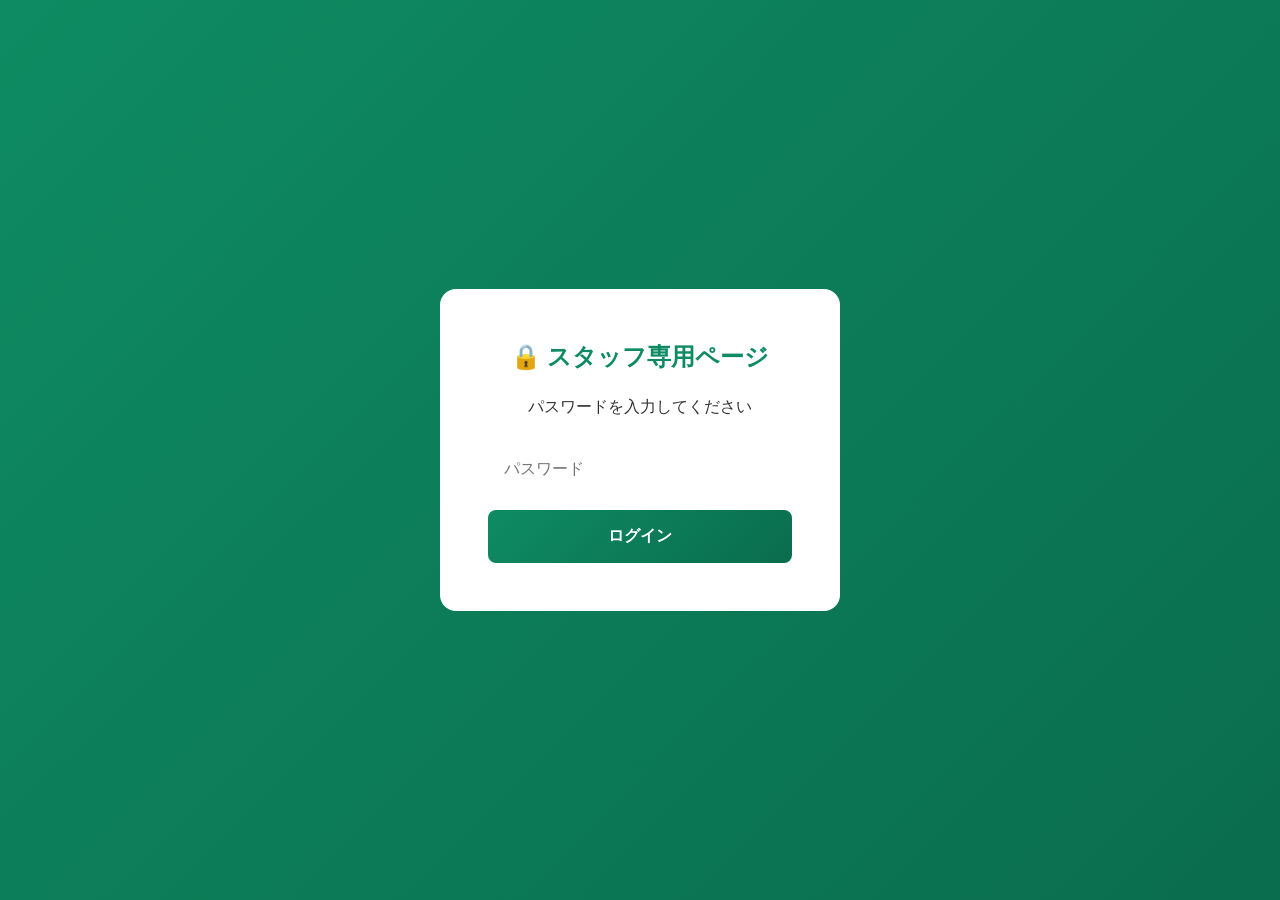
<file: staff/items.html>
<!DOCTYPE html>
<html lang="ja">
<head>
    <meta charset="UTF-8">
    <meta name="viewport" content="width=device-width, initial-scale=1.0">
    <title>スタッフ持ち物チェックリスト | BeEngineer Programming Camp</title>
    <link rel="stylesheet" href="../styles.css">
    <link rel="stylesheet" href="styles.css">
</head>
<body class="staff-page">
    <!-- パスワード入力画面 -->
    <div id="passwordOverlay" class="password-overlay">
        <div class="password-box">
            <h2>🔒 スタッフ専用ページ</h2>
            <p>パスワードを入力してください</p>
            <input type="password" id="passwordInput" class="password-input" placeholder="パスワード">
            <button id="passwordBtn" class="password-btn">ログイン</button>
            <p id="passwordError" class="password-error">❌ パスワードが正しくありません</p>
        </div>
    </div>

    <!-- メインコンテンツ -->
    <div id="mainContent" class="content-hidden">
        <!-- ハンバーガー / サイドバー / オーバーレイ（共通コンポーネント / assets/sidebar.js が描画） -->
        <div id="site-sidebar" data-variant="staff"></div>

        <!-- メインコンテンツエリア -->
        <main class="main-content">
            <!-- ヒーローセクション -->
            <section class="hero">
                <div class="hero-content">
                    <div class="hero-panel">
                        <span class="staff-badge">🔒 スタッフ専用</span>
                        <h1 class="hero-title">スタッフ持ち物<br class="sp-br">チェックリスト</h1>
                        <p class="hero-subtitle">BeEngineer Programming Camp<br>合宿に必要なものを確認しましょう</p>
                        <div class="hero-date">8/8<small>(土)</small> ー 8/10<small>(月)</small></div>
                        <div class="hero-location">📍 ロゴスランド京都（京都府城陽市）</div>
                    </div>
                </div>
            </section>

            <!-- 持ち物チェックリスト -->
            <section id="checklist" class="section">
                <div class="container">
                    <h2 class="section-title">🎒 スタッフ持ち物チェックリスト</h2>
                    <p class="section-desc">
                        チェックを入れて準備しましょう！ ✅<br>
                        （チェック状態は自動保存されます）
                    </p>

                    <!-- 基本的な持ち物 -->
                    <div class="items-category">
                        <h3 class="category-title">📝 基本的な持ち物</h3>
                        <div class="checklist" id="basicChecklist">
                            <div class="checklist-item">
                                <input type="checkbox" id="staff-item1" data-item="staff-item1">
                                <label for="staff-item1">💻 PC</label>
                            </div>
                            <div class="checklist-item">
                                <input type="checkbox" id="staff-item2" data-item="staff-item2">
                                <label for="staff-item2">🔌 電源コード・充電ケーブル</label>
                            </div>
                            <div class="checklist-item">
                                <input type="checkbox" id="staff-item3" data-item="staff-item3">
                                <label for="staff-item3">📓 ノート・筆記用具</label>
                            </div>
                            <div class="checklist-item">
                                <input type="checkbox" id="staff-item4" data-item="staff-item4">
                                <label for="staff-item4">📱 スマートフォン<br>（撮影用）</label>
                            </div>
                            <div class="checklist-item">
                                <input type="checkbox" id="staff-item5" data-item="staff-item5">
                                <label for="staff-item5">🏥 健康保険証<br>（コピーでも可）</label>
                            </div>
                            <div class="checklist-item">
                                <input type="checkbox" id="staff-item6" data-item="staff-item6">
                                <label for="staff-item6">📡 ポケットWi-Fi</label>
                            </div>
                            <div class="checklist-item">
                                <input type="checkbox" id="staff-item7" data-item="staff-item7">
                                <label for="staff-item7">📋 申込書（原本）</label>
                            </div>
                            <div class="checklist-item">
                                <input type="checkbox" id="staff-item8" data-item="staff-item8">
                                <label for="staff-item8">🍽️ アレルギーチェックシート<br>（参加者分）</label>
                            </div>
                        </div>
                    </div>
                    <!-- 宿泊用品 -->
                    <div class="items-category">
                        <h3 class="category-title">🏨 宿泊用品</h3>
                        <div class="checklist" id="stayChecklist">
                            <div class="checklist-item">
                                <input type="checkbox" id="staff-item9" data-item="staff-item9">
                                <label for="staff-item9">👕 衣服<br>（2泊3日分・寝巻き推奨）</label>
                            </div>
                            <div class="checklist-item">
                                <input type="checkbox" id="staff-item10" data-item="staff-item10">
                                <label for="staff-item10">🪥 歯ブラシ・洗面用具</label>
                            </div>
                            <div class="checklist-item">
                                <input type="checkbox" id="staff-item11" data-item="staff-item11">
                                <label for="staff-item11">🛁 バスタオル</label>
                            </div>
                            <div class="checklist-item">
                                <input type="checkbox" id="staff-item12" data-item="staff-item12">
                                <label for="staff-item12">🧴 ハンドタオル</label>
                            </div>
                            <div class="checklist-item">
                                <input type="checkbox" id="staff-item13" data-item="staff-item13">
                                <label for="staff-item13">🧥 羽織もの<br>（館内は空調完備）</label>
                            </div>
                            <div class="checklist-item">
                                <input type="checkbox" id="staff-item14" data-item="staff-item14">
                                <label for="staff-item14">💊 常備薬（必要な方）</label>
                            </div>
                        </div>
                    </div>

                    <!-- スタッフ業務用 -->
                    <div class="items-category">
                        <h3 class="category-title">👔 スタッフ業務用</h3>
                        <div class="checklist" id="workChecklist">
                            <div class="checklist-item">
                                <input type="checkbox" id="staff-item15" data-item="staff-item15">
                                <label for="staff-item15">💻 PC（生徒用・事務機）</label>
                            </div>
                            <div class="checklist-item">
                                <input type="checkbox" id="staff-item16" data-item="staff-item16">
                                <label for="staff-item16">🖊️ ホワイトボード用ペン・ボード消し</label>
                            </div>
                            <div class="checklist-item">
                                <input type="checkbox" id="staff-item17" data-item="staff-item17">
                                <label for="staff-item17">📄 授業資料（印刷物）</label>
                            </div>
                            <div class="checklist-item">
                                <input type="checkbox" id="staff-item18" data-item="staff-item18">
                                <label for="staff-item18">🧰 救急用品<br>（応急処置キット）</label>
                            </div>
                            <div class="checklist-item">
                                <input type="checkbox" id="staff-item23" data-item="staff-item23">
                                <label for="staff-item23">🏷️ 名札<br>（生徒用・スタッフ用）</label>
                            </div>
                        </div>
                    </div>

                    <!-- その他・あると便利なもの -->
                    <div class="items-category">
                        <h3 class="category-title">💡 その他・あると便利なもの</h3>
                        <div class="checklist" id="optionalChecklist">
                            <div class="checklist-item">
                                <input type="checkbox" id="staff-item19" data-item="staff-item19">
                                <label for="staff-item19">🥤 飲み物</label>
                            </div>
                            <div class="checklist-item">
                                <input type="checkbox" id="staff-item20" data-item="staff-item20">
                                <label for="staff-item20">🍫 軽食・おやつ</label>
                            </div>
                            <div class="checklist-item">
                                <input type="checkbox" id="staff-item21" data-item="staff-item21">
                                <label for="staff-item21">🔦 懐中電灯（夜間用）</label>
                            </div>
                            <div class="checklist-item">
                                <input type="checkbox" id="staff-item22" data-item="staff-item22">
                                <label for="staff-item22">🧼 除菌シート・消毒液</label>
                            </div>
                        </div>
                    </div>
                </div>
            </section>

            <!-- フッター（共通コンポーネント / assets/footer.js が描画） -->
            <div id="site-footer"></div>
        </main>
    </div>

    <!-- JavaScript -->
    <script src="../assets/sidebar.js"></script>
    <script src="auth.js"></script>
    <script src="items.js"></script>
    <script src="../script.js"></script>
    <script src="../assets/footer.js"></script>
</body>
</html>
</file>
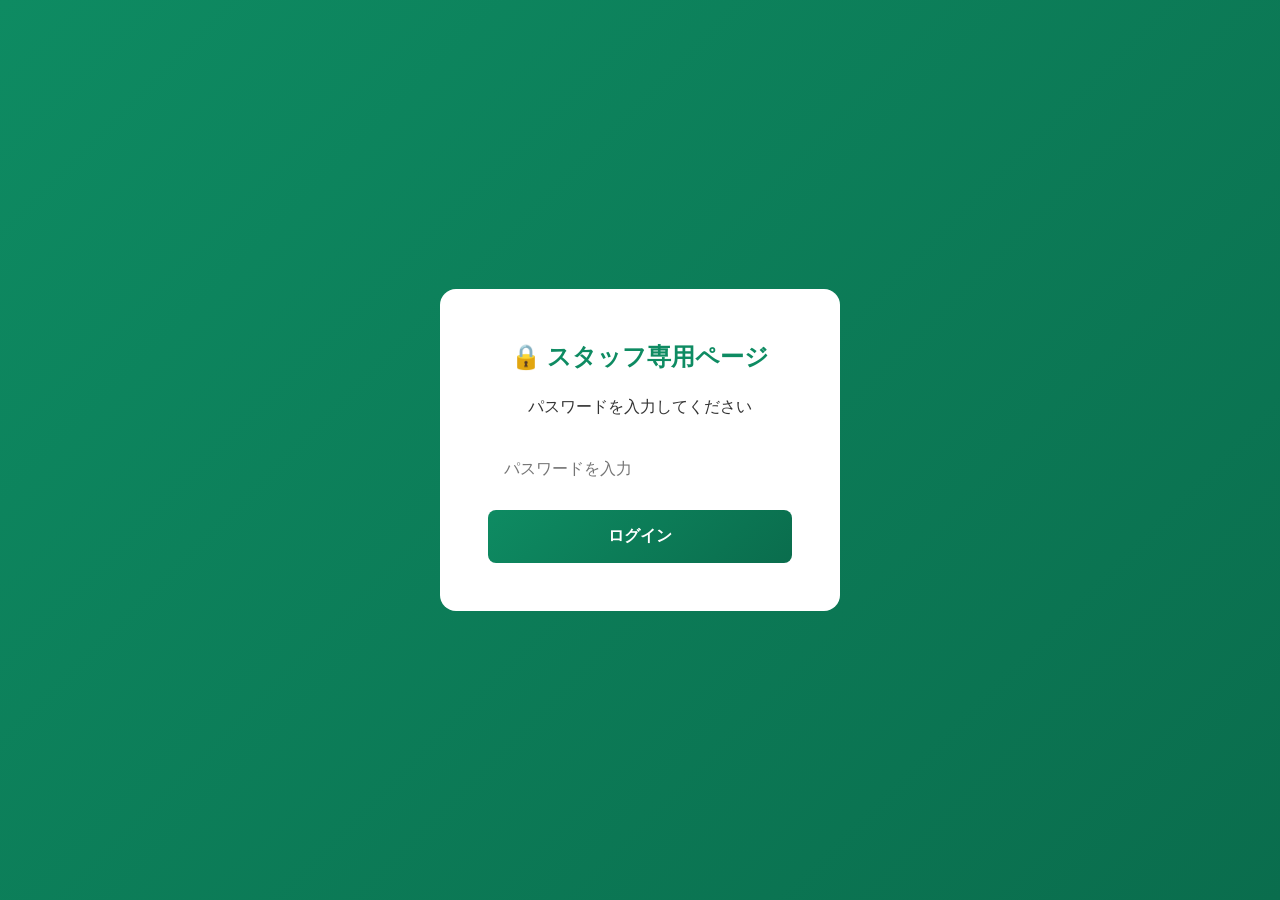
<file: staff/mtg-day1.html>
<!DOCTYPE html>
<html lang="ja">
<head>
    <meta charset="UTF-8">
    <meta name="viewport" content="width=device-width, initial-scale=1.0">
    <meta name="robots" content="noindex, nofollow">
    <title>1日目 MTG | BeEngineer Camp</title>
    <link rel="stylesheet" href="../styles.css">
    <link rel="stylesheet" href="styles.css">
</head>
<body class="staff-page">
    <!-- パスワード入力画面 -->
    <div class="password-overlay" id="passwordOverlay">
        <div class="password-box">
            <h2>🔒 スタッフ専用ページ</h2>
            <p>パスワードを入力してください</p>
            <input 
                type="password" 
                class="password-input" 
                id="passwordInput" 
                placeholder="パスワードを入力"
            />
            <button class="password-btn" id="passwordBtn">ログイン</button>
            <p class="password-error" id="passwordError">❌ パスワードが正しくありません</p>
        </div>
    </div>

    <!-- メインコンテンツ -->
    <div id="mainContent" class="content-hidden">
        <!-- ハンバーガー / サイドバー / オーバーレイ（共通コンポーネント / assets/sidebar.js が描画） -->
        <div id="site-sidebar" data-variant="staff-mtg"></div>

        <!-- メインコンテンツ -->
        <main class="main-content">
            <!-- ヘッダー -->
            <section id="hero" class="hero">
                <div class="hero-content">
                    <div class="hero-panel">
                        <span class="staff-badge">🔒 スタッフ専用</span>
                        <h1 class="hero-title">1日目 MTG</h1>
                        <p class="hero-subtitle">BeEngineer Programming Camp<br>始礼・終礼</p>
                        <div class="hero-date">8/8<small>(土)</small></div>
                        <div class="hero-location">📍 ロゴスランド京都（京都府城陽市）</div>
                    </div>
                </div>
            </section>

            <!-- MTGコンテンツ -->
            <section class="section">
                <div class="container">
                    <!-- 始礼 -->
                    <div class="mtg-section" data-mtg-section id="shirei">
                        <div class="mtg-header">
                            <h2 class="mtg-title">📝 始礼（12:00～13:00）</h2>
                            <span class="mtg-toggle-icon">▼</span>
                        </div>
                        <div class="mtg-content">
                            <div class="mtg-inner">
                                <h3 class="mtg-subtitle">🎯 本日の目標</h3>
                                <ul class="mtg-list">
                                    <li>生徒の安全な受け入れと施設への誘導</li>
                                    <li>円滑な開会式の進行</li>
                                    <li>初日の授業を通じて生徒の様子を把握</li>
                                    <li>班編成とルール徹底</li>
                                </ul>

                                <h3 class="mtg-subtitle">✅ 確認事項</h3>
                                <ul class="mtg-list">
                                    <li><strong>集合時間:</strong> 12:00 スタッフ準備エリア</li>
                                    <li><strong>生徒集合:</strong> 13:00～14:00 受付・エントランス</li>
                                    <li><strong>駅担当:</strong> 藤原 / JR城陽駅バス13:37発（13:07発）</li>
                                    <li><strong>現地担当:</strong> 藤原以外（生徒受け入れなど）</li>
                                    <li><strong>緊急連絡対応:</strong> 藤原<br>・保護者用緊急連絡先：080-3318-8387<br>・内部用連絡先：080-5377-0512</li>
                                    <li><strong>設備確認:</strong> 研修室1～4、Wi-Fi接続、プロジェクター</li>
                                    <li><strong>🚄 東京メンバー合流スケジュール:</strong><br>
                                        ・<strong>13:48着</strong> 東京発（10:39発）→ 正規時刻に間に合う<br>
                                        ・<strong>15:15着</strong> 新横浜発（12:18発）→ 開会式に遅刻<br>
                                        ・<strong>17:15着</strong> 東京発（14:12発）→ 夕食に遅刻</li>
                                </ul>

                                <h3 class="mtg-subtitle">👥 役割分担</h3>
                                <div class="role-grid">
                                    <div class="role-card">
                                        <h4>🚉 駅担当</h4>
                                        <p>藤原</p>
                                        <small>JR城陽駅でのお迎え</small>
                                    </div>
                                    <div class="role-card">
                                        <h4>🎤 受付担当</h4>
                                        <p>全スタッフ</p>
                                        <small>エントランスでの受付対応</small>
                                    </div>
                                    <div class="role-card">
                                        <h4>📸 撮影担当</h4>
                                        <p>全員で対応！</p>
                                        <small>集合・開会式の撮影</small>
                                    </div>
                                    <div class="role-card">
                                        <h4>💻 授業担当</h4>
                                        <p>井ノ本（研修室1,2）<br>藤原（研修室3）</p>
                                        <small>15:00～、19:00～</small>
                                    </div>
                                </div>

                                <h3 class="mtg-subtitle">⚠️ 注意事項</h3>
                                <ul class="mtg-list">
                                    <li>参加者専用LINE確認を徹底</li>
                                    <li>アレルギー情報の再確認</li>
                                    <li>健康状態のチェック（体調不良者の早期発見）</li>
                                    <li>初日の緊張をほぐすアイスブレイク準備</li>
                                    <li>班行動の徹底（トイレ・移動時も必ず複数人）</li>
                                </ul>

                                <h3 class="mtg-subtitle">📋 タイムライン</h3>
                                <div class="timeline">
                                    <div class="timeline-item">
                                        <span class="timeline-time">12:00～13:00</span>
                                        <span class="timeline-desc">スタッフ現地集合・始礼・準備</span>
                                    </div>
                                    <div class="timeline-item">
                                        <span class="timeline-time">13:00～14:00</span>
                                        <span class="timeline-desc">生徒集合（受付・エントランス）</span>
                                    </div>
                                    <div class="timeline-item">
                                        <span class="timeline-time">14:00～15:00</span>
                                        <span class="timeline-desc">開会式（研修室1～3）</span>
                                    </div>
                                    <div class="timeline-item">
                                        <span class="timeline-time">15:00～17:00</span>
                                        <span class="timeline-desc">授業①（研修室1～4）</span>
                                    </div>
                                    <div class="timeline-item">
                                        <span class="timeline-time">17:00～18:00</span>
                                        <span class="timeline-desc">夕食（1Fレストラン）</span>
                                    </div>
                                    <div class="timeline-item">
                                        <span class="timeline-time">18:00～19:00</span>
                                        <span class="timeline-desc">休憩（各教室）</span>
                                    </div>
                                    <div class="timeline-item">
                                        <span class="timeline-time">19:00～21:00</span>
                                        <span class="timeline-desc">授業②（研修室1,2・研修室3,4）</span>
                                    </div>
                                    <div class="timeline-item">
                                        <span class="timeline-time">21:00～24:00</span>
                                        <span class="timeline-desc">班長会議・就寝準備・スタッフ終礼</span>
                                    </div>
                                </div>
                            </div>
                        </div>
                    </div>

                    <!-- 終礼 -->
                    <div class="mtg-section" data-mtg-section id="shurei">
                        <div class="mtg-header">
                            <h2 class="mtg-title">📝 終礼（21:00～）</h2>
                            <span class="mtg-toggle-icon">▼</span>
                        </div>
                        <div class="mtg-content">
                            <div class="mtg-inner">
                                <h3 class="mtg-subtitle">✅ 本日の振り返り</h3>
                                <ul class="mtg-list">
                                    <li><strong>良かった点</strong></li>
                                    <li><strong>改善点</strong> </li>
                                    <li><strong>気になる生徒</strong></li>
                                    <li><strong>トラブル・事故</strong></li>
                                </ul>

                                <h3 class="mtg-subtitle">👥 生徒の様子</h3>
                                <ul class="mtg-list">
                                    <li><strong>体調不良者</strong></li>
                                    <li><strong>班行動の状況</strong></li>
                                    <li><strong>授業の理解度</strong></li>
                                    <li><strong>コミュニケーション</strong></li>
                                </ul>

                                <h3 class="mtg-subtitle">📝 明日への申し送り</h3>
                                <ul class="mtg-list">
                                    <li><strong>2日目の重点事項:</strong> 朝の点呼徹底、楽器演奏の音量注意、BBQの準備</li>
                                    <li><strong>配慮が必要な生徒</strong></li>
                                    <li><strong>忘れ物・紛失物</strong></li>
                                    <li><strong>保護者連絡事項</strong></li>
                                </ul>

                                <h3 class="mtg-subtitle">🔄 明日のスケジュール確認</h3>
                                <div class="timeline">
                                    <div class="timeline-item">
                                        <span class="timeline-time">6:00</span>
                                        <span class="timeline-desc">起床</span>
                                    </div>
                                    <div class="timeline-item">
                                        <span class="timeline-time">6:30～7:30</span>
                                        <span class="timeline-desc">点呼・朝食（1Fレストラン）</span>
                                    </div>
                                    <div class="timeline-item">
                                        <span class="timeline-time">7:30～9:00</span>
                                        <span class="timeline-desc">朝活（研修室1～3）</span>
                                    </div>
                                    <div class="timeline-item">
                                        <span class="timeline-time">9:00～12:00</span>
                                        <span class="timeline-desc">授業（研修室1～3）⚠️10:00～11:00楽器演奏</span>
                                    </div>
                                    <div class="timeline-item">
                                        <span class="timeline-time">18:00～21:00</span>
                                        <span class="timeline-desc">BBQ（外ピラミッドTAKIBI1～4）</span>
                                    </div>
                                </div>

                                <h3 class="mtg-subtitle">⚠️ 明日の注意事項</h3>
                                <ul class="mtg-list">
                                    <li>🎵 10:00～11:00、13:00～14:00 屋内で楽器演奏あり（授業の音量に注意）</li>
                                    <li>🍖 BBQ準備: アレルギー確認、座席自由、羽目を外す子に注意</li>
                                    <li>📸 写真撮影: 朝食・授業・BBQでの撮影担当確認</li>
                                    <li>🛁 大浴場: 21:00～22:00 男子、利用時間の管理</li>
                                </ul>

                                <h3 class="mtg-subtitle">✅ 終了前チェック</h3>
                                <ul class="mtg-list">
                                    <li>□ 全生徒の点呼完了</li>
                                    <li>□ 各部屋の施錠確認</li>
                                    <li>□ 貴重品の管理確認</li>
                                    <li>□ 明日の準備物確認</li>
                                    <li>□ 緊急連絡先の再確認</li>
                                    <li>□ スタッフ間の連絡手段確認</li>
                                </ul>
                            </div>
                        </div>
                    </div>
                </div>
            </section>

            <!-- フッター（共通コンポーネント / assets/footer.js が描画） -->
            <div id="site-footer"></div>
        </main>
    </div>

    <!-- JavaScript -->
    <script src="../assets/sidebar.js"></script>
    <script src="../script.js"></script>
    <script src="auth.js"></script>
    <script src="mtg.js"></script>
    <script src="../assets/footer.js"></script>
</body>
</html>
</file>
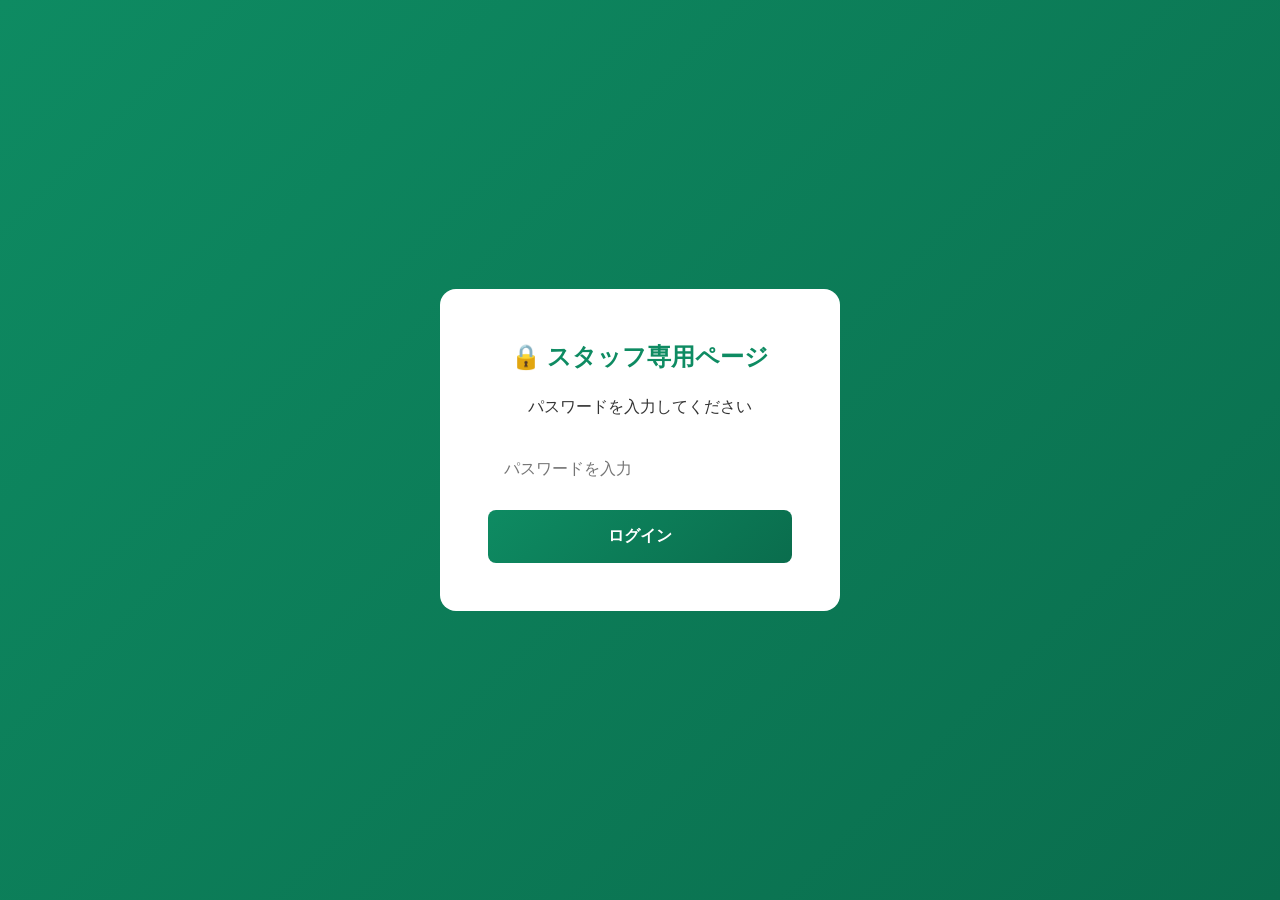
<file: staff/mtg-day2.html>
<!DOCTYPE html>
<html lang="ja">
<head>
    <meta charset="UTF-8">
    <meta name="viewport" content="width=device-width, initial-scale=1.0">
    <meta name="robots" content="noindex, nofollow">
    <title>2日目 MTG | BeEngineer Camp</title>
    <link rel="stylesheet" href="../styles.css">
    <link rel="stylesheet" href="styles.css">
</head>
<body class="staff-page">
    <!-- パスワード入力画面 -->
    <div class="password-overlay" id="passwordOverlay">
        <div class="password-box">
            <h2>🔒 スタッフ専用ページ</h2>
            <p>パスワードを入力してください</p>
            <input 
                type="password" 
                class="password-input" 
                id="passwordInput" 
                placeholder="パスワードを入力"
            />
            <button class="password-btn" id="passwordBtn">ログイン</button>
            <p class="password-error" id="passwordError">❌ パスワードが正しくありません</p>
        </div>
    </div>

    <!-- メインコンテンツ -->
    <div id="mainContent" class="content-hidden">
        <!-- ハンバーガー / サイドバー / オーバーレイ（共通コンポーネント / assets/sidebar.js が描画） -->
        <div id="site-sidebar" data-variant="staff-mtg"></div>

        <!-- メインコンテンツ -->
        <main class="main-content">
            <!-- ヘッダー -->
            <section id="hero" class="hero">
                <div class="hero-content">
                    <div class="hero-panel">
                        <span class="staff-badge">🔒 スタッフ専用</span>
                        <h1 class="hero-title">2日目 MTG</h1>
                        <p class="hero-subtitle">BeEngineer Programming Camp<br>始礼・終礼</p>
                        <div class="hero-date">8/9<small>(日)</small></div>
                        <div class="hero-location">📍 ロゴスランド京都（京都府城陽市）</div>
                    </div>
                </div>
            </section>

            <!-- MTGコンテンツ -->
            <section class="section">
                <div class="container">
                    <!-- 始礼 -->
                    <div class="mtg-section" data-mtg-section id="shirei">
                        <div class="mtg-header">
                            <h2 class="mtg-title">📝 始礼（6:00～）</h2>
                            <span class="mtg-toggle-icon">▼</span>
                        </div>
                        <div class="mtg-content">
                            <div class="mtg-inner">
                                <h3 class="mtg-subtitle">🎯 本日の目標</h3>
                                <ul class="mtg-list">
                                    <li>朝の点呼を確実に実施し、全員の健康状態を把握</li>
                                    <li>楽器演奏時間帯の授業進行に配慮</li>
                                    <li>BBQを通じた生徒間のコミュニケーション促進</li>
                                    <li>2日目の疲れが出る時間帯の見守り強化</li>
                                </ul>

                                <h3 class="mtg-subtitle">✅ 確認事項</h3>
                                <ul class="mtg-list">
                                    <li><strong>起床時間:</strong> 6:00 各部屋</li>
                                    <li><strong>朝食・点呼:</strong> 6:30～7:30 1Fレストラン</li>
                                    <li><strong>楽器演奏:</strong> 10:00～11:00、13:00～14:00 屋内（音量注意）</li>
                                    <li><strong>BBQ準備:</strong> アレルギー確認、座席配置、安全管理</li>
                                    <li><strong>大浴場:</strong> 21:00～22:00 男子、時間管理徹底</li>
                                </ul>

                                <h3 class="mtg-subtitle">👥 役割分担</h3>
                                <div class="role-grid">
                                    <div class="role-card">
                                        <h4>📸 撮影担当</h4>
                                        <p>本日も全員で！</p>
                                        <small>朝食・昼食・授業・休憩中・BBQでの撮影</small>
                                    </div>
                                    <div class="role-card">
                                        <h4>💻 授業担当（午前）</h4>
                                        <p>井ノ本（研修室1,2）<br>藤原（研修室3）</p>
                                        <small>9:00～12:00</small>
                                    </div>
                                    <div class="role-card">
                                        <h4>💻 授業担当（午後）</h4>
                                        <p>井ノ本（研修室1,2）<br>藤原（研修室3）</p>
                                        <small>13:00～18:00</small>
                                    </div>
                                    <div class="role-card">
                                        <h4>🍖 BBQ責任者</h4>
                                        <p>全スタッフで盛り上げる！</p>
                                        <small>18:00～21:00</small>
                                    </div>
                                </div>

                                <h3 class="mtg-subtitle">⚠️ 重要注意事項</h3>
                                <ul class="mtg-list">
                                    <li>🎵 <strong>楽器演奏時間:</strong> 10:00～11:00、13:00～14:00（授業の音量調整）</li>
                                    <li>🍖 <strong>BBQアレルギー対応:</strong> 事前確認、別調理の準備</li>
                                    <li>🔥 <strong>火の取り扱い:</strong> 安全管理、生徒の近づきすぎに注意</li>
                                    <li>👀 <strong>羽目を外す行動:</strong> 疲労&非日常からくる気の緩みに注意</li>
                                    <li>🛁 <strong>大浴場時間管理:</strong> 21:00～22:00 男子、22:00～点呼</li>
                                </ul>

                                <h3 class="mtg-subtitle">📋 タイムライン</h3>
                                <div class="timeline">
                                    <div class="timeline-item">
                                        <span class="timeline-time">6:00</span>
                                        <span class="timeline-desc">起床</span>
                                    </div>
                                    <div class="timeline-item">
                                        <span class="timeline-time">6:30～7:30</span>
                                        <span class="timeline-desc">点呼・朝食（1Fレストラン）</span>
                                    </div>
                                    <div class="timeline-item">
                                        <span class="timeline-time">7:30～9:00</span>
                                        <span class="timeline-desc">朝活（研修室1～3）</span>
                                    </div>
                                    <div class="timeline-item">
                                        <span class="timeline-time">9:00～12:00</span>
                                        <span class="timeline-desc">授業（研修室1～3）⚠️10:00～11:00楽器演奏</span>
                                    </div>
                                    <div class="timeline-item">
                                        <span class="timeline-time">12:00～13:00</span>
                                        <span class="timeline-desc">昼食（研修室1～3）</span>
                                    </div>
                                    <div class="timeline-item">
                                        <span class="timeline-time">13:00～18:00</span>
                                        <span class="timeline-desc">授業（研修室1～3）⚠️13:00～14:00楽器演奏</span>
                                    </div>
                                    <div class="timeline-item">
                                        <span class="timeline-time">18:00～21:00</span>
                                        <span class="timeline-desc">🍖 BBQ（外ピラミッドTAKIBI1～4）</span>
                                    </div>
                                    <div class="timeline-item">
                                        <span class="timeline-time">21:00～24:00</span>
                                        <span class="timeline-desc">班長会議・就寝準備・スタッフ終礼</span>
                                    </div>
                                </div>
                            </div>
                        </div>
                    </div>

                    <!-- 終礼 -->
                    <div class="mtg-section" data-mtg-section id="shurei">
                        <div class="mtg-header">
                            <h2 class="mtg-title">📝 終礼（21:00～）</h2>
                            <span class="mtg-toggle-icon">▼</span>
                        </div>
                        <div class="mtg-content">
                            <div class="mtg-inner">
                                <h3 class="mtg-subtitle">✅ 本日の振り返り</h3>
                                <ul class="mtg-list">
                                    <li><strong>良かった点</strong></li>
                                    <li><strong>改善点</strong></li>
                                    <li><strong>気になる生徒</strong></li>
                                    <li><strong>BBQの状況</strong></li>
                                    <li><strong>トラブル・事故</strong></li>
                                </ul>

                                <h3 class="mtg-subtitle">👥 生徒の様子</h3>
                                <ul class="mtg-list">
                                    <li><strong>体調不良者</strong></li>
                                    <li><strong>BBQでの様子</strong></li>
                                    <li><strong>班行動の状況</strong></li>
                                    <li><strong>コミュニケーション</strong></li>
                                    <li><strong>授業の集中力</strong></li>
                                </ul>

                                <h3 class="mtg-subtitle">📝 明日への申し送り</h3>
                                <ul class="mtg-list">
                                    <li><strong>3日目の重点事項:</strong> 最終日の緊張感、閉会式の準備、楽器演奏と閉会式の重複注意</li>
                                    <li><strong>配慮が必要な生徒</strong></li>
                                    <li><strong>忘れ物・紛失物</strong></li>
                                    <li><strong>保護者連絡事項:</strong></li>
                                    <li><strong>荷物整理</strong> 朝活後に荷物を持って研修室へ移動</li>
                                </ul>

                                <h3 class="mtg-subtitle">🔄 明日のスケジュール確認</h3>
                                <div class="timeline">
                                    <div class="timeline-item">
                                        <span class="timeline-time">6:00</span>
                                        <span class="timeline-desc">起床</span>
                                    </div>
                                    <div class="timeline-item">
                                        <span class="timeline-time">6:30～7:30</span>
                                        <span class="timeline-desc">点呼・朝食（1Fレストラン）</span>
                                    </div>
                                    <div class="timeline-item">
                                        <span class="timeline-time">7:30～9:00</span>
                                        <span class="timeline-desc">朝活（研修室1～3）荷物を持って研修室へ</span>
                                    </div>
                                    <div class="timeline-item">
                                        <span class="timeline-time">9:00～12:00</span>
                                        <span class="timeline-desc">授業（研修室1,2・研修室3,4）⚠️11:00～12:30楽器演奏</span>
                                    </div>
                                    <div class="timeline-item">
                                        <span class="timeline-time">12:00～13:00</span>
                                        <span class="timeline-desc">🏆 閉会式（全体会場）⚠️12:00～12:30楽器演奏継続中</span>
                                    </div>
                                    <div class="timeline-item">
                                        <span class="timeline-time">13:00～</span>
                                        <span class="timeline-desc">🏁 解散（エントランス）</span>
                                    </div>
                                </div>

                                <h3 class="mtg-subtitle">⚠️ 明日の注意事項</h3>
                                <ul class="mtg-list">
                                    <li>🎵 11:00～12:30 屋内で楽器演奏あり（閉会式時間と重複・音量に特に注意）</li>
                                    <li>🏆 閉会式: 空気作り（繋がから）キュッと締める</li>
                                    <li>🧳 荷物管理: 朝活後に荷物を持って研修室へ</li>
                                    <li>📸 写真撮影: 閉会式・集合写真の撮影担当確認</li>
                                    <li>🔒 忘れ物確認: 各部屋・教室の最終チェック</li>
                                    <li>🚗 解散対応: 保護者お迎え、駅までの誘導</li>
                                </ul>

                                <h3 class="mtg-subtitle">✅ 終了前チェック</h3>
                                <ul class="mtg-list">
                                    <li>□ 全生徒の点呼完了</li>
                                    <li>□ 各部屋の施錠確認</li>
                                    <li>□ BBQエリアの片付け確認</li>
                                    <li>□ 明日の準備物確認（閉会式資料など）</li>
                                    <li>□ 緊急連絡先の再確認</li>
                                    <li>□ 最終日のタイムスケジュール共有</li>
                                </ul>
                            </div>
                        </div>
                    </div>
                </div>
            </section>

            <!-- フッター（共通コンポーネント / assets/footer.js が描画） -->
            <div id="site-footer"></div>
        </main>
    </div>

    <!-- JavaScript -->
    <script src="../assets/sidebar.js"></script>
    <script src="../script.js"></script>
    <script src="auth.js"></script>
    <script src="mtg.js"></script>
    <script src="../assets/footer.js"></script>
</body>
</html>
</file>
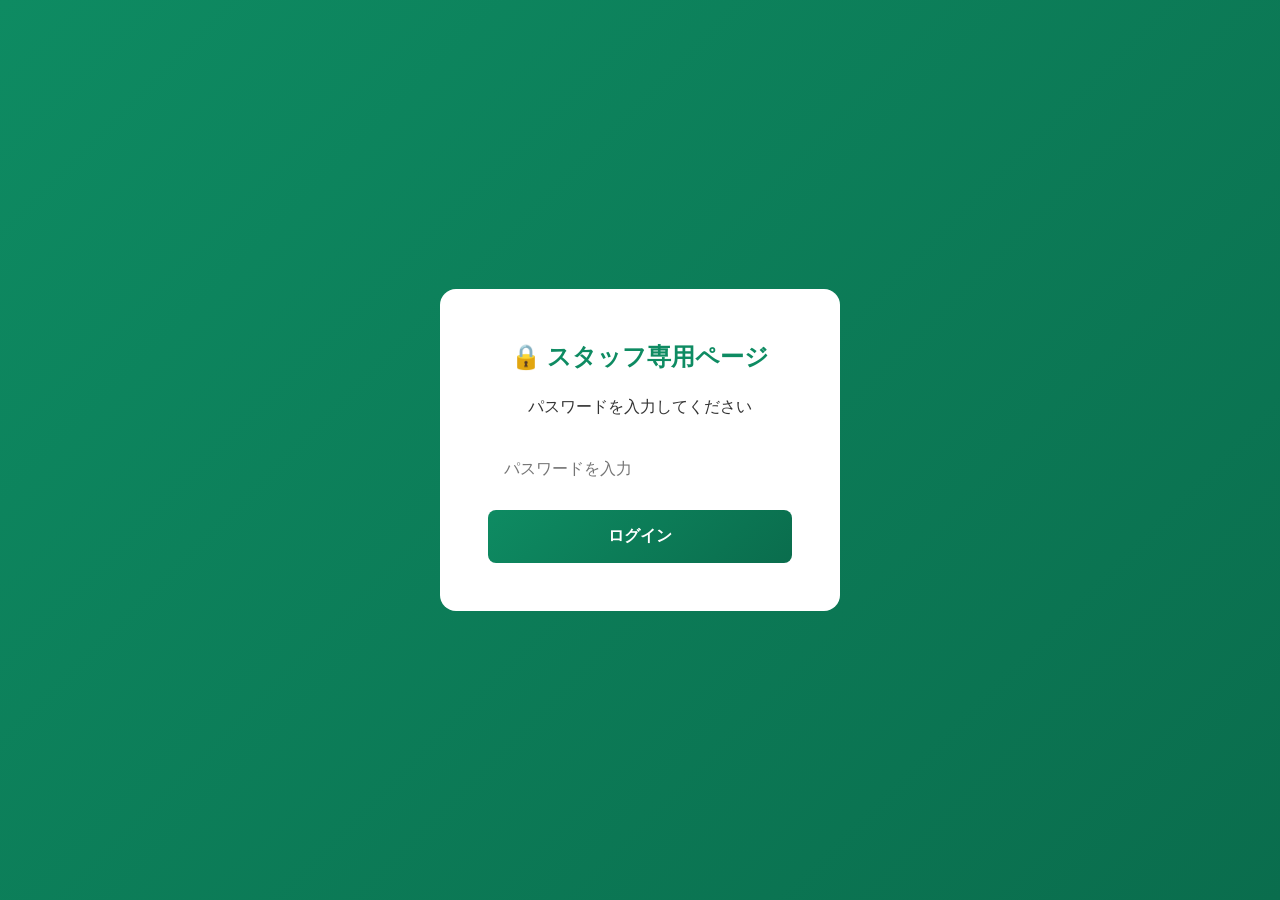
<file: staff/mtg-day3.html>
<!DOCTYPE html>
<html lang="ja">
<head>
    <meta charset="UTF-8">
    <meta name="viewport" content="width=device-width, initial-scale=1.0">
    <meta name="robots" content="noindex, nofollow">
    <title>3日目 MTG | BeEngineer Camp</title>
    <link rel="stylesheet" href="../styles.css">
    <link rel="stylesheet" href="styles.css">
</head>
<body class="staff-page">
    <!-- パスワード入力画面 -->
    <div class="password-overlay" id="passwordOverlay">
        <div class="password-box">
            <h2>🔒 スタッフ専用ページ</h2>
            <p>パスワードを入力してください</p>
            <input 
                type="password" 
                class="password-input" 
                id="passwordInput" 
                placeholder="パスワードを入力"
            />
            <button class="password-btn" id="passwordBtn">ログイン</button>
            <p class="password-error" id="passwordError">❌ パスワードが正しくありません</p>
        </div>
    </div>

    <!-- メインコンテンツ -->
    <div id="mainContent" class="content-hidden">
        <!-- ハンバーガー / サイドバー / オーバーレイ（共通コンポーネント / assets/sidebar.js が描画） -->
        <div id="site-sidebar" data-variant="staff-mtg"></div>

        <!-- メインコンテンツ -->
        <main class="main-content">
            <!-- ヘッダー -->
            <section id="hero" class="hero">
                <div class="hero-content">
                    <div class="hero-panel">
                        <span class="staff-badge">🔒 スタッフ専用</span>
                        <h1 class="hero-title">3日目 MTG</h1>
                        <p class="hero-subtitle">BeEngineer Programming Camp<br>始礼・終礼</p>
                        <div class="hero-date">8/10<small>(月)</small></div>
                        <div class="hero-location">📍 ロゴスランド京都（京都府城陽市）</div>
                    </div>
                </div>
            </section>

            <!-- MTGコンテンツ -->
            <section class="section">
                <div class="container">
                    <!-- 始礼 -->
                    <div class="mtg-section" data-mtg-section id="shirei">
                        <div class="mtg-header">
                            <h2 class="mtg-title">📝 始礼（6:00～）</h2>
                            <span class="mtg-toggle-icon">▼</span>
                        </div>
                        <div class="mtg-content">
                            <div class="mtg-inner">
                                <h3 class="mtg-subtitle">🎯 本日の目標</h3>
                                <ul class="mtg-list">
                                    <li>最終日の緊張感を保ちつつ、良い締めくくりを</li>
                                    <li>閉会式で3日間の成果を実感させる</li>
                                    <li>楽器演奏と閉会式の時間重複への対応</li>
                                    <li>忘れ物ゼロでの解散</li>
                                </ul>

                                <h3 class="mtg-subtitle">✅ 確認事項</h3>
                                <ul class="mtg-list">
                                    <li><strong>起床時間:</strong> 6:00 各部屋</li>
                                    <li><strong>朝食・点呼:</strong> 6:30～7:30 1Fレストラン</li>
                                    <li><strong>荷物移動:</strong> 7:30～9:00 朝活後、荷物を持って研修室へ</li>
                                    <li><strong>楽器演奏:</strong> 11:00～12:30 屋内（閉会式時間と重複・特に注意）</li>
                                    <li><strong>閉会式:</strong> 12:00～13:00 全体会場（空気作り重要）</li>
                                    <li><strong>解散:</strong> 13:00～ エントランス（保護者対応・駅誘導）</li>
                                </ul>

                                <h3 class="mtg-subtitle">👥 役割分担</h3>
                                <div class="role-grid">
                                    <div class="role-card">
                                        <h4>📸 撮影担当</h4>
                                        <p>全員で対応！</p>
                                        <small>朝食・授業・閉会式・集合写真</small>
                                    </div>
                                    <div class="role-card">
                                        <h4>💻 授業担当</h4>
                                        <p>井ノ本</p>
                                        <small>9:00～12:00</small>
                                    </div>
                                    <div class="role-card">
                                        <h4>🏆 閉会式進行</h4>
                                        <p>全員で盛り上げる！</p>
                                        <small>12:00～13:00</small>
                                    </div>
                                    <div class="role-card">
                                        <h4>🚗 解散対応</h4>
                                        <p>全スタッフ</p>
                                        <small>エントランス・駅誘導・昼食チームに留意</small>
                                    </div>
                                </div>

                                <h3 class="mtg-subtitle">⚠️ 重要注意事項</h3>
                                <ul class="mtg-list">
                                    <li>🎵 <strong>楽器演奏:</strong> 11:00～12:30（閉会式12:00～13:00と重複・音量に特に注意）</li>
                                    <li>🏆 <strong>閉会式の空気作り:</strong> 繋がから始まり、キュッと締める</li>
                                    <li>🧳 <strong>荷物管理:</strong> 朝活後に荷物を持って研修室へ（忘れ物注意）</li>
                                    <li>🔍 <strong>忘れ物確認:</strong> 各部屋・教室の最終チェック徹底</li>
                                    <li>👋 <strong>保護者対応:</strong> 丁寧な挨拶、3日間の様子共有</li>
                                </ul>

                                <h3 class="mtg-subtitle">📋 タイムライン</h3>
                                <div class="timeline">
                                    <div class="timeline-item">
                                        <span class="timeline-time">6:00</span>
                                        <span class="timeline-desc">起床</span>
                                    </div>
                                    <div class="timeline-item">
                                        <span class="timeline-time">6:30～7:30</span>
                                        <span class="timeline-desc">点呼・朝食（1Fレストラン）</span>
                                    </div>
                                    <div class="timeline-item">
                                        <span class="timeline-time">7:30～9:00</span>
                                        <span class="timeline-desc">朝活（研修室1～3）荷物を持って研修室へ</span>
                                    </div>
                                    <div class="timeline-item">
                                        <span class="timeline-time">9:00～12:00</span>
                                        <span class="timeline-desc">授業（研修室1,2・研修室3,4）⚠️11:00～12:30楽器演奏</span>
                                    </div>
                                    <div class="timeline-item">
                                        <span class="timeline-time">12:00～13:00</span>
                                        <span class="timeline-desc">🏆 閉会式（全体会場）⚠️12:00～12:30楽器演奏継続中</span>
                                    </div>
                                    <div class="timeline-item">
                                        <span class="timeline-time">13:00～</span>
                                        <span class="timeline-desc">🏁 解散（エントランス） ※昼食チームの誘導を！</span>
                                    </div>
                                </div>
                            </div>
                        </div>
                    </div>

                    <!-- 終礼 -->
                    <div class="mtg-section" data-mtg-section id="shurei">
                        <div class="mtg-header">
                            <h2 class="mtg-title">📝 終礼（解散後）</h2>
                            <span class="mtg-toggle-icon">▼</span>
                        </div>
                        <div class="mtg-content">
                            <div class="mtg-inner">
                                <h3 class="mtg-subtitle">✅ 3日間の総括</h3>
                                <ul class="mtg-list">
                                    <li><strong>全体の評価</strong></li>
                                    <li><strong>特に良かった点</strong></li>
                                    <li><strong>改善すべき点</strong></li>
                                    <li><strong>次回への提案</strong></li>
                                </ul>

                                <h3 class="mtg-subtitle">👥 生徒の成長</h3>
                                <ul class="mtg-list">
                                    <li><strong>技術面での成長</strong></li>
                                    <li><strong>コミュニケーション面</strong></li>
                                    <li><strong>自主性・主体性</strong></li>
                                    <li><strong>チームワーク</strong></li>
                                </ul>

                                <h3 class="mtg-subtitle">📝 本日の振り返り</h3>
                                <ul class="mtg-list">
                                    <li><strong>閉会式の様子</strong></li>
                                    <li><strong>解散対応</strong></li>
                                    <li><strong>忘れ物</strong></li>
                                    <li><strong>保護者からの反応</strong></li>
                                    <li><strong>トラブル・事故</strong></li>
                                </ul>

                                <h3 class="mtg-subtitle">📊 スタッフ各自の感想・反省</h3>
                                <ul class="mtg-list">
                                    <li><strong>井ノ本:</strong></li>
                                    <li><strong>藤原:</strong></li>
                                    <li><strong>黒田:</strong></li>
                                    <li><strong>中村:</strong></li>
                                    <li><strong>前田:</strong></li>
                                    <li><strong>諸坊:</strong></li>
                                    <li><strong>市川:</strong></li>
                                </ul>

                                <h3 class="mtg-subtitle">✅ 終了後の作業</h3>
                                <ul class="mtg-list">
                                    <li>□ 全教室の最終チェック完了</li>
                                    <li>□ 備品の返却・片付け完了</li>
                                    <li>□ 施設への挨拶・精算完了</li>
                                    <li>□ 忘れ物リストの作成</li>
                                    <li>□ 写真・動画の整理</li>
                                    <li>□ 報告書の作成（期限：）</li>
                                    <li>□ 各校舎への連絡</li>
                                </ul>

                                <h3 class="mtg-subtitle">🎉 お疲れ様でした！</h3>
                                <p style="color: var(--color-text); line-height: 1.8; margin-top: 1rem;">
                                    3日間の合宿、本当にお疲れ様でした！<br>
                                    生徒たちの成長を間近で見守ることができ、スタッフ一同、貴重な経験となりました。<br>
                                    このファイルは今後の合宿運営の参考資料として保管してください。
                                </p>
                            </div>
                        </div>
                    </div>
                </div>
            </section>

            <!-- フッター（共通コンポーネント / assets/footer.js が描画） -->
            <div id="site-footer"></div>
        </main>
    </div>

    <!-- JavaScript -->
    <script src="../assets/sidebar.js"></script>
    <script src="../script.js"></script>
    <script src="auth.js"></script>
    <script src="mtg.js"></script>
    <script src="../assets/footer.js"></script>
</body>
</html>
</file>
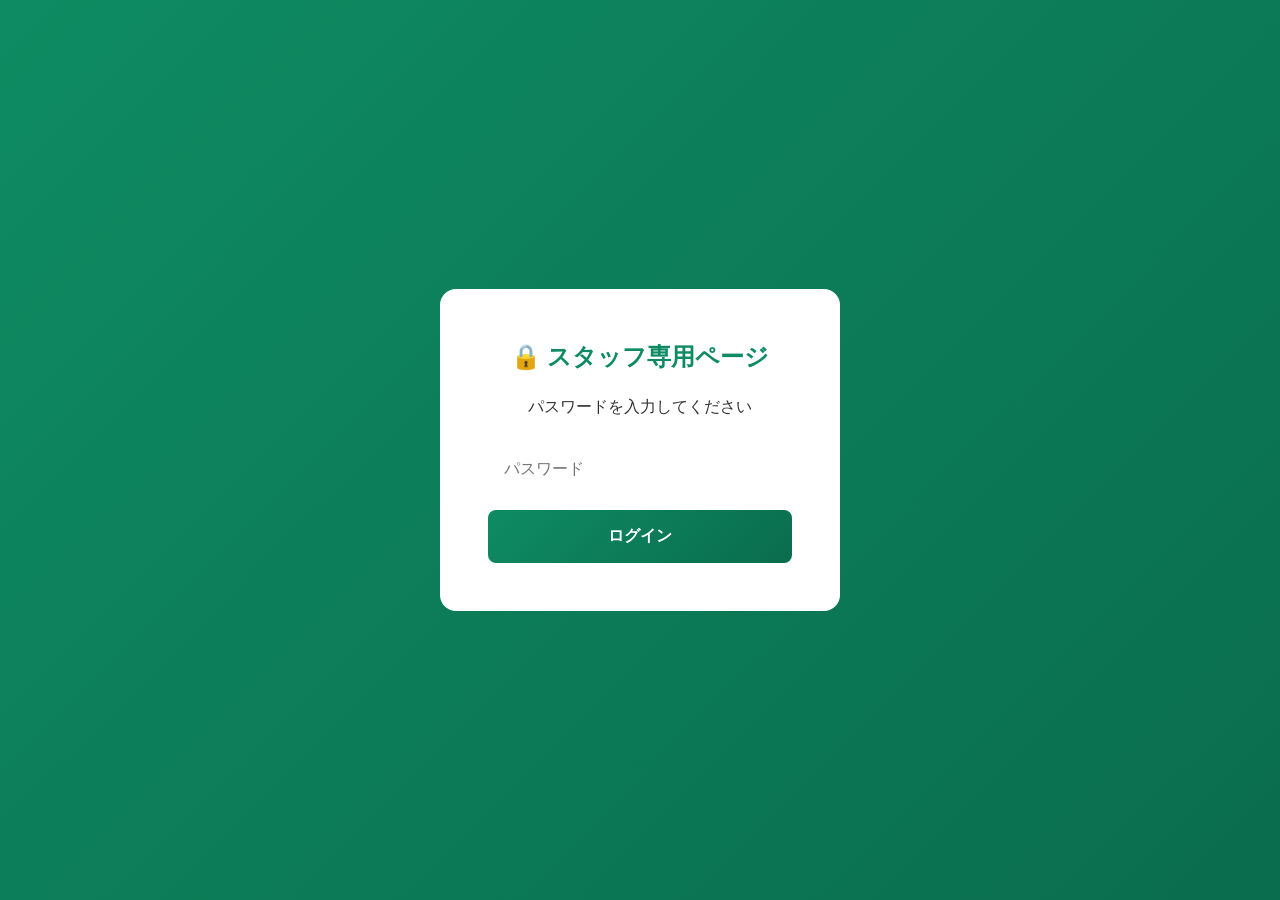
<file: staff/schedule.html>
<!DOCTYPE html>
<html lang="ja">
<head>
    <meta charset="UTF-8">
    <meta name="viewport" content="width=device-width, initial-scale=1.0">
    <meta name="robots" content="noindex, nofollow">
    <title>スタッフ専用 - 詳細スケジュール | BeEngineer Camp</title>
    <link rel="stylesheet" href="../styles.css">
    <link rel="stylesheet" href="styles.css">
</head>
<body class="staff-page">
    <!-- パスワード入力画面 -->
    <div class="password-overlay" id="passwordOverlay">
        <div class="password-box">
            <h2>🔒 スタッフ専用ページ</h2>
            <p>パスワードを入力してください</p>
            <input 
                type="password" 
                class="password-input" 
                id="passwordInput" 
                placeholder="パスワード"
                autocomplete="off"
            >
            <button class="password-btn" id="passwordBtn">ログイン</button>
            <p class="password-error" id="passwordError">パスワードが正しくありません</p>
        </div>
    </div>

    <!-- メインコンテンツ（パスワード認証後に表示） -->
    <div class="content-hidden" id="mainContent">
        <!-- ハンバーガー / サイドバー / オーバーレイ（共通コンポーネント / assets/sidebar.js が描画） -->
        <div id="site-sidebar" data-variant="staff"></div>

        <!-- メインコンテンツ -->
        <main class="main-content">
            <!-- ヘッダー -->
            <section id="hero" class="hero">
                <div class="hero-content">
                    <div class="hero-panel">
                        <span class="staff-badge">🔒 スタッフ専用</span>
                        <h1 class="hero-title">詳細スケジュール</h1>
                        <p class="hero-subtitle">BeEngineer Programming Camp<br>運営用タイムテーブル</p>
                        <div class="hero-date">8/8<small>(土)</small> ー 8/10<small>(月)</small></div>
                        <div class="hero-location">📍 ロゴスランド京都（京都府城陽市）</div>
                    </div>
                </div>
            </section>

            <!-- 詳細スケジュール -->
            <section id="schedule" class="section">
                <div class="container">
                    <h2 class="section-title">詳細タイムテーブル</h2>
                    <p class="section-desc">
                        スタッフ向けの詳細スケジュールです。生徒向け（TOP）とは別データで管理しています。
                    </p>

                    <!-- タブメニュー -->
                    <div class="schedule-tabs">
                        <button class="tab-btn active" data-tab="day1">
                            <span class="tab-emoji">📅</span> 1日目 - 8/8(土)
                        </button>
                        <button class="tab-btn" data-tab="day2">
                            <span class="tab-emoji">📅</span> 2日目 - 8/9(日)
                        </button>
                        <button class="tab-btn" data-tab="day3">
                            <span class="tab-emoji">📅</span> 3日目 - 8/10(月)
                        </button>
                    </div>

                    <div class="detailed-schedule">
                        <!-- 1日目 -->
                        <div class="day-section tab-content active" id="day1">
                            <table>
                                <thead>
                                    <tr>
                                        <th class="time-col">時刻</th>
                                        <th class="location-col">場所（教室）</th>
                                        <th class="activity-col">内容</th>
                                        <th class="note-col">担当・備考</th>
                                    </tr>
                                </thead>
                                <tbody data-staff-schedule-tbody="day1">
                                    <!-- staff/schedule.js が staff/schedule-data.js から描画 -->
                                </tbody>
                            </table>
                        </div>

                        <!-- 2日目 -->
                        <div class="day-section tab-content" id="day2">
                            <table>
                                <thead>
                                    <tr>
                                        <th class="time-col">時刻</th>
                                        <th class="location-col">場所（教室）</th>
                                        <th class="activity-col">内容</th>
                                        <th class="note-col">担当・備考</th>
                                    </tr>
                                </thead>
                                <tbody data-staff-schedule-tbody="day2">
                                    <!-- staff/schedule.js が staff/schedule-data.js から描画 -->
                                </tbody>
                            </table>
                        </div>

                        <!-- 3日目 -->
                        <div class="day-section tab-content" id="day3">
                            <table>
                                <thead>
                                    <tr>
                                        <th class="time-col">時刻</th>
                                        <th class="location-col">場所（教室）</th>
                                        <th class="activity-col">内容</th>
                                        <th class="note-col">担当・備考</th>
                                    </tr>
                                </thead>
                                <tbody data-staff-schedule-tbody="day3">
                                    <!-- staff/schedule.js が staff/schedule-data.js から描画 -->
                                </tbody>
                            </table>
                        </div>

                        <!-- 食事情報 -->
                        <div class="info-box meals-info-box">
                            <h3 class="info-box-title">🍽️ 食事情報</h3>
                            
                            <h4 class="info-box-subtitle">📅 1日目（8/8）</h4>
                            <ul class="info-box-list with-margin-bottom">
                                <li>🍜 <strong>夕食:</strong> 1Fフロントの近くレストラン（18:00～19:00）</li>
                            </ul>
                            
                            <h4 class="info-box-subtitle">📅 2日目（8/9）</h4>
                            <ul class="info-box-list with-margin-bottom">
                                <li>🍳 <strong>朝食:</strong> 1Fフロントの近くレストラン（6:45～7:30）</li>
                                <li>🍜 <strong>昼食:</strong> 研修室1～3（12:00～13:00）</li>
                                <li>🍖 <strong>夕食（BBQ）:</strong> 外ピラミッドTAKIBI1～4（18:00～21:00）</li>
                            </ul>
                            
                            <h4 class="info-box-subtitle">📅 3日目（8/10）</h4>
                            <ul class="info-box-list no-margin-bottom">
                                <li>🍳 <strong>朝食:</strong> 1Fフロントの近くレストラン（6:45～7:30）</li>
                            </ul>
                        </div>
                        
                        <!-- 重要事項 -->
                        <div class="info-box important-info-box">
                            <h3 class="info-box-title">📝 重要事項・チェックリスト</h3>
                            <ul class="info-box-list">
                                <li>✅ 緊急連絡先リストを常に携帯</li>
                                <li>✅ 救急箱・AEDの場所を確認（館内マップ確認）</li>
                                <li>✅ アレルギー情報の再確認（食事前に必ず確認）</li>
                                <li>✅ 天候による変更プラン準備（雨天時：室内ゲーム）</li>
                                <li>✅ カメラ・撮影機材のバッテリー確認</li>
                                <li>✅ 参加者の健康状態を常に把握（毎朝の点呼時確認）</li>
                                <li>✅ Wi-Fi接続情報の共有準備</li>
                                <li>✅ 研修室1～4の事前確認（場所・設備）</li>
                                <li>✅ 大浴場利用時間の管理（男子21:00～22:00）</li>
                                <li>✅ 班長会議の進行準備（21:00～、各日）</li>
                            </ul>
                        </div>
                        
                        <!-- その他注意事項 -->
                        <div class="info-box other-notes-box">
                            <h3 class="info-box-title">⚠️ その他注意事項</h3>
                            <ul class="info-box-list">
                                <li>🛁 <strong>大浴場:</strong> 23時まで利用可能</li>
                                <li>🚗 <strong>駐車場:</strong> 無料（30分間）でご利用いただけます</li>
                                <li>🚃 <strong>アクセス:</strong> JR城陽駅バス（13:07～）で参加者導線を確保</li>
                                <li>📱 <strong>連絡体制:</strong> スタッフ間の連絡手段を確認</li>
                                <li>🔒 <strong>貴重品管理:</strong> 参加者への注意喚起を徹底</li>
                                <li>📸 <strong>写真撮影:</strong> 保護者への共有用に随時撮影</li>
                                <li>🎵 <strong>楽器演奏（施設内）:</strong> 
                                    <ul class="nested-list">
                                        <li>2日目 10:00～11:00 屋内で楽器演奏あり</li>
                                        <li>2日目 13:00～14:00 屋内で楽器演奏あり</li>
                                        <li>3日目 11:00～12:30 屋内で楽器演奏あり（閉会式時間と重複）</li>
                                        <li>⚠️ 授業や閉会式の音量に注意が必要</li>
                                    </ul>
                                </li>
                            </ul>
                        </div>
                    </div>
                </div>
            </section>
        </main>

        <!-- フッター（共通コンポーネント / assets/footer.js が描画） -->
        <div id="site-footer"></div>
    </div>

    <!-- JavaScript -->
    <script src="schedule-data.js"></script>
    <script src="schedule.js"></script>
    <script src="../assets/sidebar.js"></script>
    <script src="../script.js"></script>
    <script src="auth.js"></script>
    <script src="../assets/footer.js"></script>
</body>
</html>
</file>
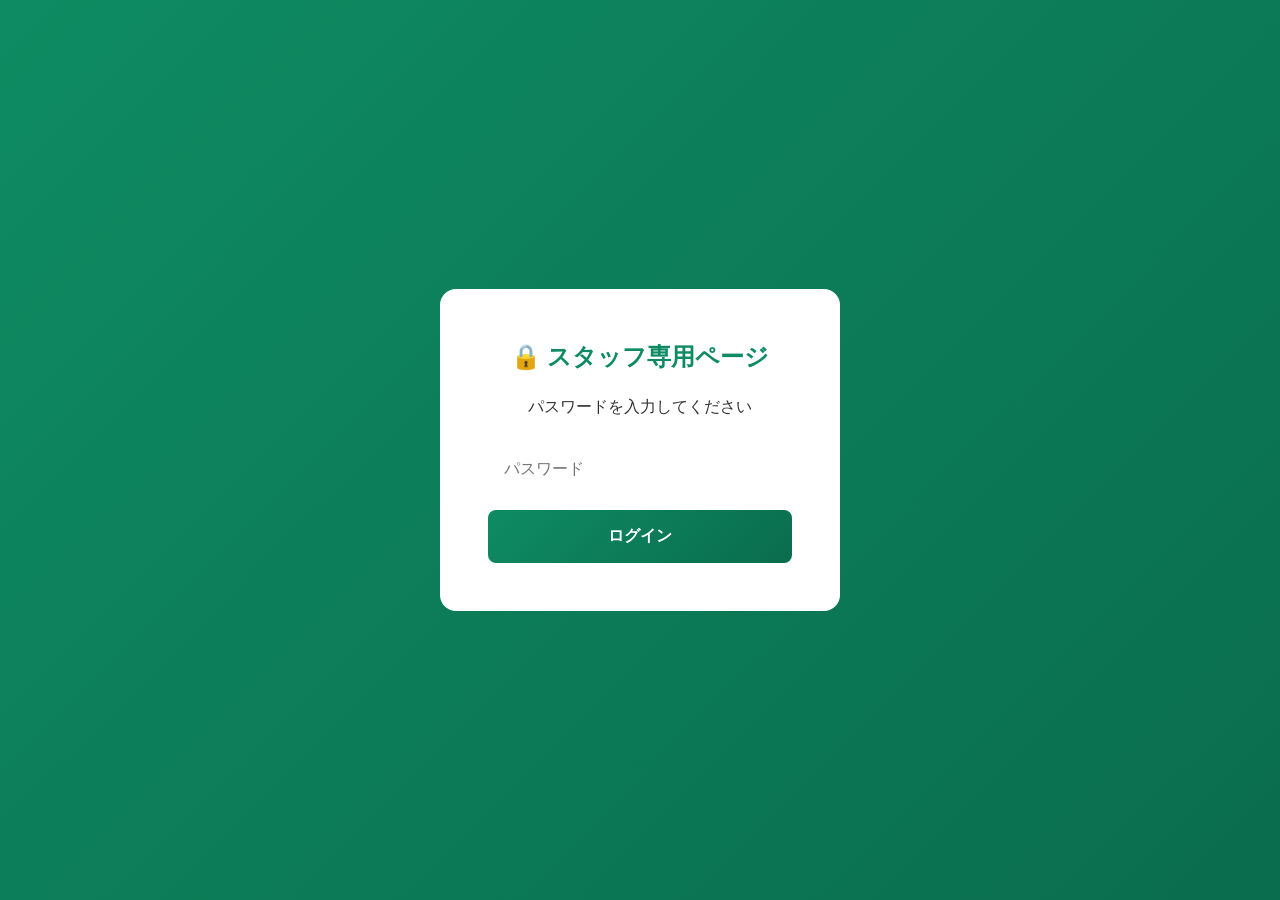
<file: staff/tokyo-arrival.html>
<!DOCTYPE html>
<html lang="ja">
<head>
    <meta charset="UTF-8">
    <meta name="viewport" content="width=device-width, initial-scale=1.0">
    <title>東京・横浜チーム 行き帰りスケジュール | BeEngineer Programming Camp</title>
    <link rel="stylesheet" href="../styles.css">
    <link rel="stylesheet" href="styles.css">
</head>
<body>
    <!-- パスワード入力画面 -->
    <div class="password-overlay" id="passwordOverlay">
        <div class="password-box">
            <h2>🔒 スタッフ専用ページ</h2>
            <p>パスワードを入力してください</p>
            <input 
                type="password" 
                id="passwordInput" 
                class="password-input" 
                placeholder="パスワード"
                autocomplete="off"
            >
            <button id="passwordBtn" class="password-btn">ログイン</button>
            <p id="passwordError" class="password-error"></p>
        </div>
    </div>

    <!-- メインコンテンツ（パスワード認証後に表示） -->
    <div class="content-hidden" id="mainContent">
        <!-- ハンバーガー / サイドバー / オーバーレイ（共通コンポーネント / assets/sidebar.js が描画） -->
        <div id="site-sidebar" data-variant="staff"></div>

        <!-- メインコンテンツ -->
        <main class="main-content">
            <!-- ヘッダー -->
            <section id="hero" class="hero">
                <div class="hero-content">
                    <div class="hero-panel">
                        <span class="staff-badge">🔒 スタッフ専用</span>
                        <h1 class="hero-title">東京・横浜チーム<br>行き帰りスケジュール</h1>
                        <p class="hero-subtitle">BeEngineer Programming Camp<br>飯田橋校・横浜校（合宿参加者向け）</p>
                        <div class="hero-date">8/8<small>(土)</small> 行き ／ 8/10<small>(月)</small> 帰り</div>
                        <div class="hero-location">📍 ロゴスランド京都（京都府城陽市）</div>
                    </div>
                </div>
            </section>

            <!-- 東京・横浜チーム 行き帰りスケジュール -->
            <section id="tokyo-schedule" class="section">
                <div class="container">
                    <h2 class="section-title">行き帰りタイムスケジュール</h2>
                    <p class="section-desc">
                        合宿参加者（飯田橋校・横浜校）の移動詳細と、保護者へのお願い事項です。
                    </p>

                    <div class="arrival-tabs">
                        <button class="arrival-tab-btn active" data-arrival-tab="outbound">
                            <span class="arrival-time">8/8(土)</span>
                            <span class="arrival-label">行き（のぞみ353号）</span>
                        </button>
                        <button class="arrival-tab-btn" data-arrival-tab="return">
                            <span class="arrival-time">8/10(月)</span>
                            <span class="arrival-label">帰り（のぞみ440号）</span>
                        </button>
                    </div>

                    <div class="arrival-content active" id="outbound">
                        <div data-travel-schedule="outbound"></div>
                    </div>

                    <div class="arrival-content" id="return">
                        <div data-travel-schedule="return"></div>
                    </div>

                    <div class="travel-staff-notes">
                        <h3>📋 スタッフ向けメモ</h3>
                        <ul>
                            <li><strong>行き：</strong>東京駅 18番線・6号車で合流 → 新横浜で乗車確認 → 13:15 プラムイン城陽着</li>
                            <li><strong>帰り：</strong>13:00 現地昼食（各自負担）→ 14:29 バス発 → 16:06 京都発 → 18:02 新横浜 / 18:21 東京で解散</li>
                            <li><strong>連絡：</strong>新幹線乗車前・下車前に参加者へ声かけ。座席番号・LINE登録の確認を</li>
                            <li><strong>ICカード：</strong>JR在来線・バス利用のため、1000円以上チャージを事前案内</li>
                        </ul>
                    </div>
                </div>
            </section>
        </main>

        <!-- フッター（共通コンポーネント / assets/footer.js が描画） -->
        <div id="site-footer"></div>
    </div>

    <script src="../assets/sidebar.js"></script>
    <script src="tokyo-travel-data.js"></script>
    <script src="tokyo-travel.js"></script>
    <script src="../script.js"></script>
    <script src="auth.js"></script>
    <script src="../assets/footer.js"></script>
</body>
</html>
</file>
<file: styles.css>
﻿/* ============================================
   BeEngineer Programming Camp - Styles
   ロゴスランド風デザイン
   ============================================ */

:root {
  /* メインカラー */
  --color-primary: #0E8B62;
  --color-secondary: #F47F2E;
  --color-accent: #FF6B6B;
  --color-bg: #FAFAF8;
  --color-white: #FFFFFF;
  --color-text: #333333;
  --color-text-light: #666666;
  
  /* パステルカラー */
  --color-pastel-blue: #A8D5E2;
  --color-pastel-yellow: #FFF4B8;
  --color-pastel-pink: #FFD4D4;
  --color-pastel-green: #C8E6C9;
  
  /* レイアウト */
  --sidebar-width: 240px;
  --spacing-unit: 1rem;
  --border-radius: 16px;
  --shadow-soft: 0 4px 20px rgba(0, 0, 0, 0.08);
  --shadow-hover: 0 8px 30px rgba(0, 0, 0, 0.12);
}

/* ============================================
   リセット & ベース
   ============================================ */

* {
  margin: 0;
  padding: 0;
  box-sizing: border-box;
}

html {
  scroll-behavior: smooth;
}

body {
  font-family: 'Segoe UI', 'Yu Gothic UI', 'Meiryo', sans-serif;
  background-color: var(--color-bg);
  color: var(--color-text);
  line-height: 1.7;
  overflow-x: hidden;
}

img {
  max-width: 100%;
  height: auto;
  display: block;
}

a {
  text-decoration: none;
  color: inherit;
  transition: all 0.3s ease;
}

/* ============================================
   サイドバー（左側固定）
   ============================================ */

.sidebar {
  position: fixed;
  left: 0;
  top: 0;
  width: var(--sidebar-width);
  height: 100vh;
  background: linear-gradient(180deg, var(--color-primary) 0%, #0a6d4d 100%);
  color: var(--color-white);
  padding: 1rem 0.8rem;
  display: flex;
  flex-direction: column;
  z-index: 1000;
  box-shadow: 4px 0 20px rgba(0, 0, 0, 0.1);
  overflow: visible;
}

.sidebar-logo {
  text-align: center;
  margin-bottom: 1rem;
  display: flex;
  flex-direction: column;
  align-items: center;
}

.sidebar-logo h1 {
  font-size: 1.5rem;
  font-weight: bold;
  letter-spacing: 0.05em;
}

.sidebar-logo p {
  font-size: 0.75rem;
  opacity: 0.9;
  margin-top: 0.5rem;
}

.logo-text {
  font-size: 1.5rem;
  font-weight: bold;
  letter-spacing: 0.05em;
  line-height: 1.2;
  display: flex;
  align-items: center;
  gap: 0.5rem;
}

.logo-icon {
  width: 24px;
  height: 24px;
  object-fit: contain;
}

.logo-image {
  width: 150px;
  height: auto;
  object-fit: contain;
}

.logo-been {
  width: 115px;
}

.logo-separator {
  font-size: 1.2rem;
  margin: 0;
  opacity: 0.8;
  font-weight: bold;
}

.sidebar-nav {
  flex: 1;
  overflow: visible;
  max-height: calc(100vh - 200px);
}

.sidebar-nav ul {
  list-style: none;
  overflow: visible;
}

.sidebar-nav li {
  margin-bottom: 0.2rem;
}

.sidebar-nav a {
  display: block;
  padding: 0.45rem 0.7rem;
  border-radius: 8px;
  transition: all 0.3s ease;
  font-size: 0.82rem;
}

.sidebar-nav a:hover {
  background-color: rgba(255, 255, 255, 0.15);
}

.sidebar-nav a.active {
  background-color: rgba(255, 255, 255, 0.2);
  border: 2px solid var(--color-white);
  font-weight: bold;
  box-shadow: 0 2px 8px rgba(0, 0, 0, 0.2);
}

/* サブメニュー（ドロップダウン） */
.sidebar-nav .has-submenu {
  position: relative;
  overflow: visible;
}

.sidebar-nav .submenu {
  list-style: none;
  padding: 0;
  margin: 0;
  position: absolute;
  left: 100%;
  top: 0;
  margin-left: -1.5rem;
  min-width: 150px;
  background: linear-gradient(135deg, var(--color-secondary) 0%, #ff9a5a 100%);
  border-radius: 8px;
  box-shadow: 0 8px 32px rgba(0, 0, 0, 0.3);
  opacity: 0;
  visibility: hidden;
  transform: translateX(-10px);
  transition: all 0.3s ease;
  z-index: 9999;
}

.sidebar-nav .has-submenu:hover .submenu {
  opacity: 1;
  visibility: visible;
  transform: translateX(0);
}

.sidebar-nav .submenu li {
  margin: 0;
}

.sidebar-nav .submenu a {
  padding: 0.5rem 0.7rem;
  font-size: 0.78rem;
  background-color: transparent;
  border-radius: 0;
}

.sidebar-nav .submenu li:first-child a {
  border-radius: 8px 8px 0 0;
}

.sidebar-nav .submenu li:last-child a {
  border-radius: 0 0 8px 8px;
}

.sidebar-nav .submenu a:hover {
  background-color: rgba(255, 255, 255, 0.2);
}

.sidebar-footer {
  text-align: center;
  font-size: 0.6rem;
  opacity: 0.7;
  margin-top: auto;
  padding-top: 0.3rem;
  display: flex;
  align-items: center;
  /* コピーライト文を削除したため、中央寄せ＋gap でキャラ同士の距離を調整して元の位置感に戻す。 */
  justify-content: center;
  gap: 4rem;
  position: relative; /* PC：吹き出しの位置基準 */
}

.sidebar-footer-text {
  line-height: 1.4;
}

.sidebar-footer-char {
  width: 35px;
  height: auto;
  opacity: 0.8;
  flex-shrink: 0;
}

/* 旧構造（キャラのラッパー）は今は使わないが、CSS は無害なので残置 */
.sidebar-char-wrap {
  display: inline-flex;
  align-items: flex-end;
}

/* PC：吹き出しは footer の上に絶対配置（クレジットの上に重なる位置） */
.sidebar-char-bubble {
  position: absolute;
  bottom: calc(100% + 14px);
  left: 50%;
  transform: translateX(-50%);
  width: clamp(120px, 75%, 160px);
  aspect-ratio: 2 / 1;
  display: flex;
  align-items: center;
  justify-content: center;
  background-color: var(--color-secondary);
  color: #fff;
  padding: 0.6rem;
  border-radius: 0;
  font-size: 0.9rem;
  line-height: 1.35;
  font-weight: 700;
  letter-spacing: 0.02em;
  text-align: center;
  white-space: normal;
  box-shadow: 0 4px 12px rgba(0, 0, 0, 0.2);
  opacity: 1;
  pointer-events: none;
  z-index: 1;
  animation: bubblePop 0.4s ease-out;
}

/* PC：しっぽは下方向（左下 or 右下） */
.sidebar-char-bubble::after {
  content: '';
  position: absolute;
  left: 14%;
  bottom: -12px;
  top: auto;
  right: auto;
  transform: none;
  width: 10px;
  height: 10px;
  background-color: var(--color-secondary);
}

.sidebar-char-bubble::before {
  content: '';
  position: absolute;
  left: calc(14% + 6px);
  bottom: -24px;
  top: auto;
  right: auto;
  width: 7px;
  height: 7px;
  background-color: var(--color-secondary);
}

.sidebar-char-bubble--right::after {
  left: auto;
  right: 14%;
}

.sidebar-char-bubble--right::before {
  left: auto;
  right: calc(14% + 6px);
}

@keyframes bubblePop {
  0% {
    opacity: 0;
    transform: translateX(-50%) translateY(4px) scale(0.92);
  }
  100% {
    opacity: 1;
    transform: translateX(-50%) translateY(0) scale(1);
  }
}

/* ============================================
  SP版：左キャラ・吹き出し・右キャラを横並び（吹き出しはやや上）
   ============================================ */
@media (max-width: 768px) {
  .sidebar-footer {
    opacity: 1; /* SP では bubble が色濃く見えるよう透過解除 */
    flex-direction: row;
    align-items: flex-end; /* キャラを下揃えの基準線に */
    justify-content: center;
    gap: 0.5rem;
    padding-top: 0.75rem; /* 吹き出しが上に出る分 */
  }

  .sidebar-footer-char-left,
  .sidebar-footer-char-right {
    flex-shrink: 0;
    height: auto;
    
    align-self: flex-end;
    margin: 0;
  }

  .sidebar-footer-char-left {
    width: 25px; 
  }


  .sidebar-footer-char-right {
    width: 30px;
  }

  .sidebar-footer-text {
    display: none;
  }

  .sidebar-char-bubble {
    position: relative;
    bottom: auto;
    left: auto;
    transform: none;
    flex: 1 1 auto;
    width: auto;
    height: 3.0rem;
    min-width: 0;
    max-width: 9.5rem;
    align-self: flex-end;
    margin-bottom: 2.85rem;
    padding: 0.45rem 0.5rem;
    font-size: 0.72rem;
    line-height: 1.25;
    box-shadow: 0 2px 8px rgba(0, 0, 0, 0.18);
    animation: bubblePopSP 0.35s ease-out;
  }
/* SP：しっぽは下方向（左下 or 右下）— 吹き出しが上にあるため */
  
  .sidebar-char-bubble::after {
    top: auto;
    bottom: -6px;
    left: 8%;
    right: auto;
    transform: none;
    width: 6px;
    height: 6px;
  }

  .sidebar-char-bubble::before {
    top: auto;
    bottom: -14px; 
    left: calc(8% - 5px);
    right: auto;
    width: 4px;
    height: 4px;
  }

  .sidebar-char-bubble--right::after {
    left: auto;
    right: 8%;
  }

  .sidebar-char-bubble--right::before {
    left: auto;
    right: calc(8% - 5px);
  }

  @keyframes bubblePopSP {
    0% {
      opacity: 0;
      transform: scale(0.88);
    }
    100% {
      opacity: 1;
      transform: scale(1);
    }
  }
}

/* ============================================
   メインコンテンツエリア
   ============================================ */

.main-content {
  margin-left: var(--sidebar-width);
  min-height: 100vh;
}

/* ============================================
   ヒーローセクション
   ============================================ */

.hero {
  position: relative;
  height: 85vh;
  display: flex;
  align-items: center;
  justify-content: center;
  background: linear-gradient(135deg, var(--color-pastel-blue) 0%, var(--color-pastel-yellow) 50%, var(--color-pastel-pink) 100%);
  overflow: hidden;
}

.hero::before {
  content: '';
  position: absolute;
  top: 0;
  left: 0;
  right: 0;
  bottom: 0;
  background-image: url('data:image/svg+xml,<svg xmlns="http://www.w3.org/2000/svg" viewBox="0 0 1200 600"><rect fill="%23A8D5E2" width="1200" height="600"/></svg>');
  background-size: cover;
  background-position: center;
  opacity: 0.3;
}

.hero-content {
  position: relative;
  z-index: 1;
  text-align: center;
  max-width: 800px;
  padding: 2rem;
}

.hero-panel {
  background-color: var(--color-white);
  padding: 3rem 2.5rem;
  border-radius: var(--border-radius);
  box-shadow: var(--shadow-soft);
  transition: transform 0.3s ease;
}

.hero-panel:hover {
  transform: scale(1.02);
}

.hero-title {
  font-size: 3rem;
  font-weight: bold;
  color: var(--color-primary);
  margin-bottom: 1.5rem;
  line-height: 1.3;
}

.hero-subtitle {
  font-size: 1.3rem;
  color: var(--color-text);
  margin-bottom: 2rem;
}

.hero-date {
  font-size: 1.5rem;
  font-weight: bold;
  color: var(--color-secondary);
  margin-bottom: 0.5rem;
}

.hero-location {
  font-size: 1.1rem;
  color: var(--color-text-light);
}

.hero-cta {
  margin-top: 2rem;
  display: inline-block;
  padding: 1rem 2.5rem;
  background: linear-gradient(135deg, var(--color-secondary) 0%, #ff9a5a 100%);
  color: var(--color-white);
  font-size: 1.1rem;
  font-weight: bold;
  border-radius: 50px;
  box-shadow: var(--shadow-soft);
  transition: all 0.3s ease;
}

.hero-cta:hover {
  transform: translateY(-3px);
  box-shadow: var(--shadow-hover);
}

/* ============================================
   セクション共通スタイル
   ============================================ */

.section {
  padding: 5rem 3rem;
}

.section:nth-child(even) {
  background-color: var(--color-white);
}

.section-title {
  font-size: 2.5rem;
  font-weight: bold;
  color: var(--color-primary);
  text-align: center;
  margin-bottom: 3rem;
  position: relative;
  padding-bottom: 1rem;
}

.section-title::after {
  content: '';
  position: absolute;
  bottom: 0;
  left: 50%;
  transform: translateX(-50%);
  width: 80px;
  height: 4px;
  background: linear-gradient(90deg, var(--color-secondary), var(--color-primary));
  border-radius: 2px;
}

.section-intro {
  text-align: center;
  margin-bottom: 3rem;
  color: var(--color-text-light);
  font-size: 1.1rem;
}

.section-desc {
  text-align: center;
  margin-bottom: 2rem;
  color: var(--color-text-light);
}

.section-note {
  text-align: center;
  margin-top: 2rem;
  color: var(--color-text-light);
  font-size: 0.95rem;
}

.container {
  max-width: 1200px;
  margin: 0 auto;
}

/* ============================================
   カードUI
   ============================================ */

.card-grid {
  display: grid;
  /* デフォルトは 1 カラム。2 カラムになる中間レンジを使わず、
     大画面でのみ 3 カラムに切り替える。 */
  grid-template-columns: 1fr;
  gap: 2rem;
}

/* 大画面（サイドバー＋セクション余白を引いても 3 カラムに収まる幅）でのみ 3 カラム */
@media (min-width: 1200px) {
  .card-grid {
    grid-template-columns: repeat(3, 1fr);
  }
}

.card {
  background-color: var(--color-white);
  border-radius: var(--border-radius);
  padding: 2rem;
  box-shadow: var(--shadow-soft);
  transition: all 0.3s ease;
}

.card:hover {
  transform: translateY(-8px);
  box-shadow: var(--shadow-hover);
}

.card-orange {
  background: linear-gradient(135deg, var(--color-secondary) 0%, #ff9a5a 100%);
  color: var(--color-white);
}

.card-green {
  background: linear-gradient(135deg, var(--color-primary) 0%, #12a876 100%);
  color: var(--color-white);
}

.card-title {
  font-size: 1.5rem;
  font-weight: bold;
  margin-bottom: 1rem;
}

.card-content {
  font-size: 1rem;
  line-height: 1.8;
}

.card-icon {
  width: 60px;
  height: 60px;
  background-color: rgba(255, 255, 255, 0.2);
  border-radius: 50%;
  display: flex;
  align-items: center;
  justify-content: center;
  font-size: 1.8rem;
  margin-bottom: 1rem;
}

/* ============================================
   ご案内セクション
   ============================================ */

/* PC版では開閉ヘッダーを非表示 */
.guide-toggle-header {
  display: none;
}

.guide-content {
  display: grid;
  grid-template-columns: 1fr 1fr;
  gap: 3rem;
  align-items: center;
  background-color: var(--color-white);
  padding: 2.5rem;
  border-radius: var(--border-radius);
  box-shadow: var(--shadow-soft);
}

.guide-text {
  display: flex;
  flex-direction: column;
  gap: 1rem;
}

.guide-main {
  font-size: 1.5rem;
  font-weight: bold;
  color: var(--color-secondary);
  margin-bottom: 0.5rem;
}

.guide-detail {
  font-size: 1.1rem;
  line-height: 1.8;
  color: var(--color-text);
}

.guide-note {
  font-size: 0.95rem;
  color: var(--color-text-light);
  background-color: var(--color-pastel-yellow);
  padding: 1rem;
  border-radius: 8px;
  margin-top: 0.5rem;
}

.guide-notice-inline {
  background: linear-gradient(135deg, #FFF3E0 0%, #FFE0B2 100%);
  border: 3px solid var(--color-secondary);
  border-radius: var(--border-radius);
  padding: 1.5rem;
  margin-top: 1.5rem;
}

.guide-image {
  border-radius: var(--border-radius);
  overflow: hidden;
  box-shadow: var(--shadow-soft);
  max-width: 100%;
}

.guide-image img {
  width: 100%;
  height: auto;
  display: block;
}

.guide-notice-item {
  display: flex;
  align-items: center;
  gap: 0.8rem;
  margin-bottom: 1.5rem;
  font-size: 1.05rem;
  line-height: 1.8;
  color: var(--color-text);
}

.guide-notice-item:last-of-type {
  margin-bottom: 1rem;
}

.guide-notice-icon {
  font-size: 1.5rem;
  flex-shrink: 0;
  line-height: 1.8;
  display: flex;
  align-items: center;
  justify-content: center;
  align-self: flex-start;
}

.guide-notice-contact {
  text-align: center;
  color: var(--color-text);
  font-size: 1rem;
  margin-top: 1rem;
  margin-bottom: 0;
  font-weight: 500;
}

.line-info-box {
  background: linear-gradient(135deg, #E8F5E9 0%, #C8E6C9 100%);
  border: 3px solid #06C755;
  border-radius: var(--border-radius);
  padding: 0;
  margin-top: 2rem;
  box-shadow: 0 6px 25px rgba(6, 199, 85, 0.15);
  overflow: hidden;
}

/* 開閉ヘッダー */
.line-toggle-header {
  display: flex;
  justify-content: space-between;
  align-items: center;
  padding: 1.5rem 2rem;
  cursor: pointer;
  transition: background-color 0.3s ease;
}

.line-toggle-header:hover {
  background-color: rgba(6, 199, 85, 0.1);
}

.line-toggle-title {
  font-size: 1.3rem;
  font-weight: bold;
  color: #06C755;
}

.line-toggle-icon {
  font-size: 1.2rem;
  color: #06C755;
  transition: transform 0.3s ease;
}

.line-info-box.active .line-toggle-icon {
  transform: rotate(180deg);
}

.line-info-content-wrapper {
  max-height: 0;
  overflow: hidden;
  opacity: 0;
  transition: max-height 0.5s ease, opacity 0.3s ease, padding 0.3s ease;
  padding: 0 2rem;
}

.line-info-box.active .line-info-content-wrapper {
  max-height: 1500px;
  opacity: 1;
  padding: 0 2rem 2rem 2rem;
}

.line-info-title {
  text-align: center;
  font-size: 1.5rem;
  color: #06C755;
  margin-bottom: 1.5rem;
  font-weight: bold;
}

.line-info-content {
  display: flex;
  flex-direction: row;
  align-items: center;
  justify-content: center;
  gap: 2rem;
}

.line-character {
  flex-shrink: 0;
}

.line-character-img {
  width: 120px;
  height: auto;
  animation: bounce 2s ease-in-out infinite;
}

.line-character-left .line-character-img {
  animation-delay: 0s;
}

.line-character-right .line-character-img {
  animation-delay: 0.3s;
}

@keyframes bounce {
  0%, 100% {
    transform: translateY(0);
  }
  50% {
    transform: translateY(-10px);
  }
}

@keyframes fadeIn {
  from {
    opacity: 0;
    transform: translateY(8px);
  }
  to {
    opacity: 1;
    transform: translateY(0);
  }
}

.line-qr-section {
  flex-shrink: 0;
  display: flex;
  flex-direction: column;
  align-items: center;
  gap: 1.5rem;
}

.line-qr-code {
  width: 200px;
  height: 200px;
  border-radius: 12px;
  box-shadow: 0 4px 15px rgba(0, 0, 0, 0.1);
  background: white;
  padding: 10px;
}

.line-link {
  margin: 0;
  text-align: center;
}

.line-link a {
  color: #06C755;
  font-size: 1.1rem;
  font-weight: bold;
  text-decoration: none;
  padding: 0.5rem 1rem;
  border: 2px solid #06C755;
  border-radius: 8px;
  background-color: rgba(6, 199, 85, 0.1);
  display: inline-block;
  transition: all 0.3s ease;
}

.line-link a:hover {
  background-color: #06C755;
  color: white;
  transform: translateY(-2px);
  box-shadow: 0 4px 12px rgba(6, 199, 85, 0.3);
}

.line-link a:active {
  transform: translateY(0);
}

.line-text-section {
  text-align: center;
}

.line-account-name {
  font-size: 1.3rem;
  color: #06C755;
  margin-bottom: 1rem;
  font-weight: bold;
}

.line-description {
  font-size: 1.05rem;
  color: var(--color-text);
  line-height: 1.8;
}

/* ============================================
   ブログ更新セクション
   ============================================ */

.blog-update-box {
  background: linear-gradient(135deg, #FFF3E0 0%, #FFE0B2 100%);
  border: 3px solid #FF9800;
  border-radius: var(--border-radius);
  padding: 0;
  margin-top: 2rem;
  box-shadow: 0 6px 25px rgba(255, 152, 0, 0.15);
  overflow: hidden;
}

.blog-update-header {
  display: flex;
  justify-content: space-between;
  align-items: center;
  padding: 1.5rem 2rem;
  cursor: pointer;
  transition: background-color 0.3s ease;
}

.blog-update-header:hover {
  background-color: rgba(255, 152, 0, 0.1);
}

.blog-update-title {
  font-size: 1.3rem;
  font-weight: bold;
  color: #FF9800;
}

.blog-update-icon {
  font-size: 1.2rem;
  color: #FF9800;
  transition: transform 0.3s ease;
}

.blog-update-box.active .blog-update-icon {
  transform: rotate(180deg);
}

.blog-update-content {
  max-height: 0;
  opacity: 0;
  overflow: hidden;
  transition: max-height 0.5s ease, opacity 0.3s ease, padding 0.3s ease;
  padding: 0 2rem;
}

.blog-update-box.active .blog-update-content {
  max-height: 1000px;
  opacity: 1;
  padding: 0 2rem 2rem 2rem;
}

.blog-update-text {
  font-size: 1.1rem;
  color: var(--color-text);
  line-height: 1.8;
  margin-bottom: 1.5rem;
  text-align: center;
}

.blog-update-link {
  text-align: center;
  margin-bottom: 1.5rem;
}

.blog-link-btn {
  display: inline-block;
  padding: 0.8rem 2rem;
  background-color: #FF9800;
  color: white;
  text-decoration: none;
  border-radius: 8px;
  font-weight: bold;
  font-size: 1.1rem;
  transition: all 0.3s ease;
  box-shadow: 0 4px 12px rgba(255, 152, 0, 0.3);
}

.blog-link-btn:hover {
  background-color: #F57C00;
  transform: translateY(-2px);
  box-shadow: 0 6px 16px rgba(255, 152, 0, 0.4);
}

.blog-link-btn:active {
  transform: translateY(0);
}

/* 開放前のボタン：見た目をロック状態に */
.blog-link-btn.is-locked {
  background-color: #B0B0B0;
  box-shadow: 0 4px 12px rgba(0, 0, 0, 0.12);
  cursor: not-allowed;
  position: relative;
}

.blog-link-btn.is-locked:hover {
  background-color: #B0B0B0;
  transform: none;
  box-shadow: 0 4px 12px rgba(0, 0, 0, 0.12);
}

/* 「準備中」トースト */
.blog-toast {
  position: fixed;
  bottom: 2rem;
  left: 50%;
  transform: translateX(-50%) translateY(20px);
  background-color: rgba(40, 40, 40, 0.95);
  color: #fff;
  padding: 0.9rem 1.4rem;
  border-radius: 8px;
  font-size: 0.95rem;
  font-weight: 500;
  box-shadow: 0 8px 24px rgba(0, 0, 0, 0.25);
  opacity: 0;
  visibility: hidden;
  pointer-events: none;
  z-index: 3000;
  transition: opacity 0.25s ease, transform 0.25s ease, visibility 0.25s ease;
  max-width: calc(100% - 2rem);
  text-align: center;
}

.blog-toast.show {
  opacity: 1;
  visibility: visible;
  transform: translateX(-50%) translateY(0);
}

.blog-update-notice {
  background-color: rgba(255, 152, 0, 0.1);
  border-radius: 8px;
  padding: 1.5rem;
  margin-top: 1.5rem;
}

.blog-notice-item {
  display: flex;
  align-items: center;
  gap: 0.8rem;
  margin-bottom: 0.8rem;
  font-size: 1rem;
  color: var(--color-text);
}

.blog-notice-item:last-child {
  margin-bottom: 0;
}

.blog-notice-icon {
  font-size: 1.3rem;
  flex-shrink: 0;
}

.blog-notice-item strong {
  color: #E65100;
}

/* PC版では開閉機能を無効化（常に表示） */
@media (min-width: 769px) {
  .blog-update-header {
    cursor: default;
  }
  
  .blog-update-header:hover {
    background-color: transparent;
  }
  
  .blog-update-icon {
    display: none;
  }
  
  .blog-update-content {
    max-height: none;
    opacity: 1;
    padding: 0 2rem 2rem 2rem;
  }
}

/* ============================================
   引率講師の紹介
   ============================================ */

/* 校舎タブ */
.teachers-tabs {
  display: flex;
  flex-wrap: wrap;
  gap: 0.75rem;
  justify-content: center;
  margin: 0 0 2rem;
}

.teachers-tab-btn {
  padding: 0.7rem 1.5rem;
  background-color: var(--color-white);
  border: 2px solid var(--color-primary);
  border-radius: 999px;
  color: var(--color-primary);
  font-size: 0.95rem;
  font-weight: 600;
  cursor: pointer;
  transition: background-color 0.25s ease, color 0.25s ease, box-shadow 0.25s ease;
  font-family: inherit;
}

.teachers-tab-btn:hover {
  background-color: rgba(14, 139, 98, 0.08);
}

.teachers-tab-btn.active {
  background-color: var(--color-primary);
  color: var(--color-white);
  box-shadow: 0 4px 12px rgba(14, 139, 98, 0.25);
}

/* 校舎パネル（タブ切り替え） */
.teachers-panel {
  display: none;
}

.teachers-panel.active {
  display: block;
  animation: fadeIn 0.4s ease;
}

/* 講師カードのグリッド（2カラム） */
.teachers-grid {
  display: grid;
  grid-template-columns: repeat(2, 1fr);
  gap: 1.5rem;
}

/* 講師カード（丸い顔・名前・詳細ボタン） */
.teacher-card {
  display: flex;
  flex-direction: column;
  align-items: center;
  text-align: center;
  background-color: var(--color-white);
  border: 2px solid var(--color-pastel-green);
  border-radius: var(--border-radius);
  box-shadow: var(--shadow-soft);
  padding: 2rem 1.5rem;
  transition: transform 0.3s ease, box-shadow 0.3s ease;
}

.teacher-card:hover {
  transform: translateY(-4px);
  box-shadow: var(--shadow-hover);
}

.teacher-card-empty {
  border-style: dashed;
  border-color: #D5D5D5;
}

/* 丸い顔写真 */
.teacher-photo-circle {
  width: 130px;
  height: 130px;
  border-radius: 50%;
  overflow: hidden;
  background-color: var(--color-pastel-green);
  border: 4px solid var(--color-white);
  box-shadow: 0 4px 14px rgba(0, 0, 0, 0.12);
  flex-shrink: 0;
}

.teacher-photo-circle img {
  width: 100%;
  height: 100%;
  object-fit: cover;
  display: block;
}

/* 写真未設定時のプレースホルダー */
.teacher-photo-placeholder {
  display: flex;
  align-items: center;
  justify-content: center;
  background-color: var(--color-bg);
  border: 2px dashed #C9C9C9;
}

.teacher-photo-icon {
  font-size: 3rem;
  opacity: 0.5;
}

.teacher-card-name {
  font-size: 1.2rem;
  font-weight: bold;
  color: var(--color-primary);
  margin: 1.2rem 0 1.3rem;
}

.teacher-card-empty .teacher-card-name {
  color: var(--color-text-light);
}

/* 詳細ボタン */
.teacher-detail-btn {
  margin-top: auto;
  padding: 0.65rem 1.8rem;
  background: linear-gradient(135deg, var(--color-secondary) 0%, #ff9a5a 100%);
  color: var(--color-white);
  border: none;
  border-radius: 50px;
  font-size: 0.95rem;
  font-weight: bold;
  font-family: inherit;
  cursor: pointer;
  transition: all 0.3s ease;
  box-shadow: 0 4px 12px rgba(244, 127, 46, 0.25);
}

.teacher-detail-btn:hover {
  transform: translateY(-2px);
  box-shadow: 0 6px 16px rgba(244, 127, 46, 0.35);
}

.teachers-empty {
  text-align: center;
  color: var(--color-text-light);
  padding: 2rem 0;
}

/* ---- 講師モーダル（ポップアップ）---- */
.teacher-modal {
  display: none;
  position: fixed;
  inset: 0;
  z-index: 2600;
  align-items: center;
  justify-content: center;
  padding: 1.5rem;
}

.teacher-modal.open {
  display: flex;
  animation: fadeIn 0.25s ease;
}

.teacher-modal-overlay {
  position: absolute;
  inset: 0;
  background-color: rgba(0, 0, 0, 0.5);
}

.teacher-modal-panel {
  position: relative;
  z-index: 1;
  background-color: var(--color-white);
  border-radius: var(--border-radius);
  width: 100%;
  max-width: 520px;
  max-height: 85vh;
  overflow-y: auto;
  padding: 2.5rem 2rem 2rem;
  text-align: center;
  box-shadow: 0 20px 60px rgba(0, 0, 0, 0.3);
}

.teacher-modal-close {
  position: absolute;
  top: 0.8rem;
  right: 0.8rem;
  width: 40px;
  height: 40px;
  border-radius: 50%;
  background-color: var(--color-bg);
  border: none;
  font-size: 1.5rem;
  line-height: 1;
  color: var(--color-text);
  cursor: pointer;
  display: flex;
  align-items: center;
  justify-content: center;
  transition: background-color 0.25s ease;
}

.teacher-modal-close:hover {
  background-color: #EAEAE6;
}

.teacher-modal-photo-area {
  display: flex;
  justify-content: center;
  margin-bottom: 1.2rem;
}

/* モーダル内の写真は元画像（長方形）を角丸で表示 */
.teacher-modal-photo-rect {
  width: 100%;
  max-width: 300px;
  border-radius: 14px;
  overflow: hidden;
  background-color: var(--color-pastel-green);
  box-shadow: 0 6px 20px rgba(0, 0, 0, 0.15);
}

.teacher-modal-photo-rect img {
  width: 100%;
  height: auto;
  display: block;
}

/* 写真プレースホルダー（モーダル・長方形） */
.teacher-modal-photo-rect.teacher-photo-placeholder {
  aspect-ratio: 3 / 4;
  display: flex;
  align-items: center;
  justify-content: center;
}

.teacher-modal-name {
  font-size: 1.5rem;
  font-weight: bold;
  color: var(--color-primary);
  margin-bottom: 1.2rem;
}

/* 所属・趣味 */
.teacher-modal-meta {
  margin: 0 0 1.5rem;
  text-align: left;
  border: 1px solid var(--color-pastel-green);
  border-radius: 10px;
  overflow: hidden;
}

.teacher-modal-meta-row {
  display: flex;
  align-items: stretch;
  border-bottom: 1px solid var(--color-pastel-green);
}

.teacher-modal-meta-row:last-child {
  border-bottom: none;
}

.teacher-modal-meta dt {
  flex-shrink: 0;
  width: 5.5rem;
  padding: 0.7rem 1rem;
  background-color: rgba(200, 230, 201, 0.35);
  color: var(--color-primary);
  font-weight: bold;
  font-size: 0.95rem;
}

.teacher-modal-meta dd {
  flex: 1;
  margin: 0;
  padding: 0.7rem 1rem;
  color: var(--color-text);
  font-size: 0.95rem;
  line-height: 1.6;
}

.teacher-modal-message {
  text-align: left;
}

.teacher-message-title {
  display: inline-block;
  font-size: 1.05rem;
  font-weight: bold;
  color: var(--color-secondary);
  margin-bottom: 0.8rem;
  padding: 0.3rem 1rem;
  background-color: var(--color-pastel-yellow);
  border-radius: 8px;
}

.teacher-modal-text {
  font-size: 1rem;
  color: var(--color-text);
  line-height: 1.9;
  white-space: pre-line;
}

/* モーダル表示中は背面のスクロールを止める */
body.teacher-modal-open {
  overflow: hidden;
}

@media (max-width: 768px) {
  .teachers-tabs {
    gap: 0.5rem;
  }

  .teachers-tab-btn {
    flex: 1 1 auto;
    padding: 0.6rem 1rem;
    font-size: 0.88rem;
  }

  .teachers-grid {
    gap: 1rem;
  }

  .teacher-card {
    padding: 1.3rem 0.8rem;
  }

  .teacher-photo-circle {
    width: 90px;
    height: 90px;
    border-width: 3px;
  }

  .teacher-photo-icon {
    font-size: 2rem;
  }

  .teacher-card-name {
    font-size: 1rem;
    margin: 0.9rem 0 1rem;
  }

  .teacher-detail-btn {
    padding: 0.55rem 1.2rem;
    font-size: 0.85rem;
  }

  .teacher-modal-panel {
    padding: 2.2rem 1.3rem 1.5rem;
  }

  .teacher-modal-photo.teacher-photo-circle {
    width: 130px;
    height: 130px;
  }

  .teacher-modal-name {
    font-size: 1.3rem;
  }
}

/* ============================================
   お知らせセクション
   ============================================ */

.news-box {
  background: linear-gradient(135deg, #FFF8EF 0%, #FFEFD9 100%);
  border: 3px solid var(--color-secondary);
  border-radius: var(--border-radius);
  padding: 0;
  margin-top: 2rem;
  box-shadow: 0 6px 25px rgba(244, 127, 46, 0.15);
  overflow: hidden;
}

/* 開閉ヘッダー（LINEセクションと同じ挙動） */
.news-toggle-header {
  display: flex;
  justify-content: space-between;
  align-items: center;
  padding: 1.5rem 2rem;
  cursor: pointer;
  transition: background-color 0.3s ease;
}

.news-toggle-header:hover {
  background-color: rgba(244, 127, 46, 0.1);
}

.news-toggle-title {
  font-size: 1.3rem;
  font-weight: bold;
  color: var(--color-secondary);
}

.news-toggle-icon {
  font-size: 1.2rem;
  color: var(--color-secondary);
  transition: transform 0.3s ease;
}

.news-box.active .news-toggle-icon {
  transform: rotate(180deg);
}

/* 開閉する中身 */
.news-content-wrapper {
  max-height: 0;
  overflow: hidden;
  opacity: 0;
  transition: max-height 0.5s ease, opacity 0.3s ease, padding 0.3s ease;
  padding: 0 2rem;
}

.news-box.active .news-content-wrapper {
  max-height: 4000px;
  opacity: 1;
  padding: 0 2rem 2rem 2rem;
}

.news-intro {
  text-align: center;
  font-size: 1.05rem;
  color: var(--color-text-light);
  line-height: 1.8;
  margin-bottom: 2rem;
}

.news-list {
  display: grid;
  grid-template-columns: repeat(2, 1fr);
  gap: 1.5rem;
}

.news-card {
  display: flex;
  flex-direction: column;
  background-color: var(--color-white);
  border-radius: 12px;
  padding: 1.5rem;
  box-shadow: var(--shadow-soft);
  border-top: 4px solid var(--color-primary);
  transition: transform 0.3s ease, box-shadow 0.3s ease;
}

.news-card:hover {
  transform: translateY(-4px);
  box-shadow: var(--shadow-hover);
}

/* カードごとにアクセントカラーを緑・オレンジで交互に */
.news-card:nth-child(even) {
  border-top-color: var(--color-secondary);
}

.news-card-icon {
  font-size: 2.2rem;
  line-height: 1;
  margin-bottom: 0.8rem;
}

/* 画像枠（顔写真など） */
.news-card-image {
  width: 75%;
  max-width: 240px;
  aspect-ratio: 4 / 3;
  border-radius: 10px;
  overflow: hidden;
  margin: 0 auto 1rem;
  background-color: var(--color-pastel-green);
}

.news-card-image img {
  width: 100%;
  height: 100%;
  object-fit: cover;
  display: block;
}

/* 画像未設定時のプレースホルダー（あとから差し替えやすい枠） */
.news-card-image-placeholder {
  display: flex;
  flex-direction: column;
  align-items: center;
  justify-content: center;
  gap: 0.4rem;
  background-color: #FAFAF8;
  border: 2px dashed #C9C9C9;
}

.news-card-image-icon {
  font-size: 2rem;
}

.news-card-image-text {
  font-size: 0.9rem;
  color: var(--color-text-light);
}

.news-card-title {
  font-size: 1.2rem;
  font-weight: bold;
  color: var(--color-primary);
  margin-bottom: 0.6rem;
}

.news-card-desc {
  font-size: 0.95rem;
  color: var(--color-text);
  line-height: 1.7;
  margin-bottom: 1.2rem;
  flex-grow: 1;
}

.news-card-link-area {
  margin-top: auto;
}

.news-card-btn {
  display: block;
  width:60%;
  text-align: center;
  padding: 0.7rem 1rem;
  background: linear-gradient(135deg, var(--color-secondary) 0%, #ff9a5a 100%);
  color: var(--color-white);
  text-decoration: none;
  border-radius: 50px;
  font-weight: bold;
  font-size: 0.95rem;
  transition: all 0.3s ease;
  box-shadow: 0 4px 12px rgba(244, 127, 46, 0.25);
  margin: 2rem auto 0;

}

.news-card-btn:hover {
  transform: translateY(-2px);
  box-shadow: 0 6px 16px rgba(244, 127, 46, 0.35);
}

/* リンク未設定時の「準備中」表示 */
.news-card-btn-disabled {
  background: #C9C9C9;
  color: var(--color-white);
  cursor: not-allowed;
  box-shadow: none;
}

.news-card-btn-disabled:hover {
  transform: none;
  box-shadow: none;
}

.news-empty {
  text-align: center;
  color: var(--color-text-light);
  padding: 2rem 0;
}

@media (max-width: 768px) {
  .news-toggle-header {
    padding: 1.2rem 1.2rem;
  }

  .news-toggle-title {
    font-size: 1.15rem;
  }

  .news-content-wrapper {
    padding: 0 1.2rem;
  }

  .news-box.active .news-content-wrapper {
    padding: 0 1.2rem 1.5rem 1.2rem;
  }

  .news-list {
    grid-template-columns: 1fr;
  }
}
/* ============================================
   開催情報バー（開催概要）
   ============================================ */

.overview-section {
  padding: 3rem;
  background: linear-gradient(135deg, var(--color-primary) 0%, #12a876 100%);
}

.overview-grid {
  display: grid;
  grid-template-columns: repeat(auto-fit, minmax(300px, 1fr));
  gap: 2rem;
  color: var(--color-white);
}

.overview-card {
  text-align: center;
  padding: 2rem;
  background-color: rgba(255, 255, 255, 0.1);
  border-radius: 16px;
}

.overview-icon {
  font-size: 3rem;
  margin-bottom: 1rem;
}

.overview-card h3 {
  font-size: 1.3rem;
  margin-bottom: 1rem;
  color: var(--color-white);
}

.overview-main {
  font-size: 1.1rem;
  font-weight: bold;
  margin-bottom: 0.5rem;
}

.overview-sub {
  font-size: 0.95rem;
  opacity: 0.9;
  margin-bottom: 1.5rem;
}

.overview-address {
  font-size: 0.9rem;
  opacity: 0.9;
  margin-bottom: 1.5rem;
}

.overview-btn {
  display: inline-block;
  padding: 0.75rem 1.5rem;
  background-color: var(--color-white);
  color: var(--color-primary);
  border-radius: 50px;
  font-weight: bold;
  font-size: 0.95rem;
  text-decoration: none;
  transition: all 0.3s ease;
  box-shadow: 0 4px 15px rgba(0, 0, 0, 0.2);
}

.overview-btn:hover {
  transform: translateY(-3px);
  box-shadow: 0 6px 20px rgba(0, 0, 0, 0.3);
}

/* ============================================
   学習内容
   ============================================ */

.chapter-number {
  font-size: 1rem;
  font-weight: bold;
  opacity: 0.8;
  margin-bottom: 0.5rem;
}

/* 学習プログラムのタブ（PC版では非表示） */
.program-tabs {
  display: none;
}

/* プログラムカードのトグル機能（SP用） */
.card-header {
  position: relative;
}

.toggle-icon {
  display: none;
  position: absolute;
  top: 0;
  right: 0;
  font-size: 1.5rem;
  transition: transform 0.3s ease;
}

/* ============================================
   スケジュール表
   ============================================ */

/* タブメニュー */
.schedule-tabs {
  display: flex;
  gap: 1rem;
  margin-bottom: 2.5rem;
  flex-wrap: wrap;
  background: linear-gradient(135deg, rgba(14, 139, 98, 0.05) 0%, rgba(14, 139, 98, 0.02) 100%);
  padding: 1rem;
  border-radius: 12px;
}

.schedule-tabs .tab-btn {
  flex: 1;
  min-width: 150px;
  padding: 1.2rem 2rem;
  background: white;
  border: 2px solid rgba(14, 139, 98, 0.2);
  border-radius: 10px;
  color: var(--color-text);
  font-size: 1.05rem;
  font-weight: 600;
  cursor: pointer;
  transition: all 0.3s ease;
  box-shadow: 0 2px 8px rgba(0, 0, 0, 0.08);
}

.schedule-tabs .tab-btn:hover {
  background: linear-gradient(135deg, rgba(14, 139, 98, 0.1) 0%, rgba(14, 139, 98, 0.05) 100%);
  border-color: var(--color-primary);
  color: var(--color-primary);
  transform: translateY(-2px);
  box-shadow: 0 4px 12px rgba(14, 139, 98, 0.2);
}

.schedule-tabs .tab-btn.active {
  background: linear-gradient(135deg, var(--color-primary) 0%, #0a6d4d 100%);
  border-color: var(--color-primary);
  color: white;
  box-shadow: 0 4px 16px rgba(14, 139, 98, 0.3);
  transform: scale(1.02);
}

.schedule-tabs .tab-btn:focus {
  outline: none;
}

.schedule-tabs .tab-btn:focus-visible {
  outline: 3px solid var(--color-primary);
  outline-offset: 3px;
}

/* PC版では横スクロールヒントを非表示 */
.schedule-table-wrapper::after {
  display: none;
}

/* PC版では SP 用カードビューを非表示 */
.schedule-mobile-container {
  display: none;
}

.schedule-table {
  width: 100%;
  border-collapse: separate;
  border-spacing: 0;
  overflow: hidden;
  border-radius: var(--border-radius);
  box-shadow: var(--shadow-soft);
  background-color: var(--color-white);
  table-layout: fixed;
}

.schedule-row.tab-content {
  display: none;
}

.schedule-row.tab-content.active {
  display: table-row;
  animation: fadeIn 0.3s ease;
}

.schedule-table th {
  background: linear-gradient(135deg, var(--color-primary) 0%, #0a6d4d 100%);
  color: var(--color-white);
  padding: 1.2rem;
  font-weight: bold;
  text-align: left;
  font-size: 1.1rem;
}

.schedule-table th:nth-child(1) {
  width: 150px;
}

.schedule-table th:nth-child(2) {
  width: 160px;
}

.schedule-table th:nth-child(3) {
  width: 25%;
}

.schedule-table th:nth-child(4) {
  width: auto;
}

.schedule-table td {
  padding: 0;
  border-bottom: none;
  vertical-align: middle;
}

.schedule-table td:nth-child(1) {
  width: 150px;
}

.schedule-table td:nth-child(2) {
  width: 160px;
}

.schedule-table td:nth-child(3) {
  width: 25%;
}

.schedule-table td:nth-child(4) {
  width: auto;
}

.schedule-table tr:last-child td {
  border-bottom: none;
}

/* テーブル行の背景をリセット */
.schedule-table tbody tr {
  background-color: transparent;
}

.schedule-detail {
  vertical-align: middle;
  padding: 0;
}

.note-item {
  color: var(--color-text-light);
  font-size: 0.9rem;
  background-color: transparent;
}

.location-item {
  color: var(--color-text);
  font-size: 0.95rem;
  background-color: transparent;
}

.schedule-toggle-icon {
  display: none;
  position: absolute;
  right: 0.5rem;
  top: 50%;
  transform: translateY(-50%);
  font-size: 1.2rem;
  transition: transform 0.3s ease;
}

.schedule-detail > div {
  padding: 0.6rem 1.2rem;
  margin-bottom: 0;
  display: flex;
  align-items: center;
  justify-content: flex-start;
  border-radius: 0;
  line-height: 1.6;
  min-height: 5.5rem;
  box-sizing: border-box;
}

/* 時間スロット */
.time-slot {
  color: var(--color-primary);
  font-size: 0.95rem;
  font-weight: bold;
  background-color: transparent;
}

/* アクティビティ */
.activity {
  color: var(--color-text);
  font-size: 1rem;
  background-color: transparent;
}

/* 各行の背景色（偶数行のみ） */
.schedule-detail > div:nth-child(odd) {
  background-color: #ffffff;
}

.schedule-detail > div:nth-child(even) {
  background-color: rgba(168, 213, 226, 0.2);
}

/* ============================================
   持ち物リスト
   ============================================ */

.checklist {
  display: grid;
  grid-template-columns: repeat(auto-fit, minmax(250px, 1fr));
  gap: 1rem;
}

.checklist-item {
  display: flex;
  align-items: center;
  background-color: var(--color-white);
  padding: 1rem 1.5rem;
  border-radius: 12px;
  box-shadow: 0 2px 10px rgba(0, 0, 0, 0.05);
  transition: all 0.3s ease;
  cursor: pointer;
}

.checklist-item:hover {
  transform: translateX(5px);
  box-shadow: 0 4px 15px rgba(0, 0, 0, 0.1);
}

.checklist-item input[type="checkbox"] {
  width: 24px;
  height: 24px;
  margin-right: 1rem;
  cursor: pointer;
  accent-color: var(--color-primary);
}

.checklist-item label {
  cursor: pointer;
  font-size: 1rem;
  flex: 1;
}

.checklist-item.checked {
  background-color: var(--color-pastel-green);
  opacity: 0.7;
}

.checklist-item.checked label {
  text-decoration: line-through;
}

/* ============================================
   アクセス
   ============================================ */

.access-content {
  width: 100%;
}

/* アクセスタブ */
.access-tabs {
  display: flex;
  gap: 1rem;
  margin-bottom: 2rem;
  border-bottom: 2px solid #e0e0e0;
}

.access-tab-btn {
  flex: 1;
  padding: 1rem 1.5rem;
  background: transparent;
  border: none;
  border-bottom: 3px solid transparent;
  color: var(--color-text-light);
  font-size: 1rem;
  font-weight: 600;
  cursor: pointer;
  transition: all 0.3s ease;
  position: relative;
  bottom: -2px;
}

.access-tab-btn:hover {
  color: var(--color-primary);
  background: rgba(168, 213, 226, 0.1);
}

.access-tab-btn.active {
  color: var(--color-primary);
  border-bottom-color: var(--color-primary);
  background: transparent;
}

.access-tab-btn:focus {
  outline: none;
}

.access-tab-btn:focus-visible {
  outline: 2px solid var(--color-primary);
  outline-offset: 2px;
}

/* 2カラムレイアウト */
.access-layout {
  display: grid;
  grid-template-columns: 1fr 1fr;
  gap: 2rem;
  align-items: start;
}

.access-tab-content-wrapper {
  min-width: 0;
}

.access-tab-content {
  display: none;
  animation: fadeIn 0.4s ease;
}

.access-tab-content.active {
  display: block;
}

.access-info-box {
  padding: 2rem;
  background: linear-gradient(135deg, #f8fffe 0%, #e8f5f3 100%);
  border-radius: 16px;
  box-shadow: var(--shadow-soft);
}

.kyoto-team-label {
  display: inline-block;
  padding: 0.5rem 1rem;
  background: var(--color-primary);
  color: white;
  border-radius: 20px;
  font-size: 0.9rem;
  font-weight: bold;
  margin-bottom: 1.5rem;
}

.access-info {
  background-color: var(--color-white);
  padding: 2rem;
  border-radius: var(--border-radius);
  box-shadow: var(--shadow-soft);
}

.access-info h3 {
  color: var(--color-primary);
  font-size: 1.3rem;
  margin-bottom: 1rem;
}

.access-info p {
  margin-bottom: 0.8rem;
  line-height: 1.8;
}

.access-subtitle {
  color: var(--color-primary);
  font-size: 1.3rem;
  margin-top: 2rem;
  margin-bottom: 1rem;
}

.access-arrow {
  margin-top: 0.5rem;
}

.access-note {
  margin-top: 1rem;
  padding: 1rem;
  border-radius: 8px;
  font-size: 0.95rem;
}

.access-note-yellow {
  background-color: var(--color-pastel-yellow);
}

.access-note-blue {
  background-color: var(--color-pastel-blue);
}

.access-note-green {
  background-color: rgba(168, 213, 226, 0.3);
  border-left: 4px solid var(--color-primary);
}

.access-flow {
  display: flex;
  flex-direction: column;
  gap: 0.5rem;
  margin: 2rem 0;
}

.flow-step {
  display: flex;
  align-items: center;
  gap: 1.5rem;
  padding: 1.2rem;
  background: white;
  border-radius: 12px;
  box-shadow: 0 2px 8px rgba(0, 0, 0, 0.05);
  transition: transform 0.2s ease, box-shadow 0.2s ease;
}

.flow-step:hover {
  transform: translateX(5px);
  box-shadow: 0 4px 12px rgba(0, 0, 0, 0.1);
}

.flow-number {
  flex-shrink: 0;
  width: 40px;
  height: 40px;
  display: flex;
  align-items: center;
  justify-content: center;
  background: var(--color-primary);
  color: white;
  font-weight: bold;
  font-size: 1.2rem;
  border-radius: 50%;
}

.flow-content {
  flex: 1;
}

.flow-content strong {
  color: var(--color-secondary);
  font-size: 1.1rem;
}

.flow-detail {
  color: var(--color-text-light);
  font-size: 0.95rem;
}

.fare-highlight {
  color: var(--color-primary);
  font-size: 1.1rem;
}

.flow-arrow {
  text-align: center;
  color: var(--color-primary);
  font-size: 1.5rem;
  font-weight: bold;
  margin: 0.3rem 0;
}

/* SP版のアクセスフロー */
.access-flow-mobile {
  display: flex;
  flex-direction: column;
  gap: 0.5rem;
  margin: 1rem 0;
}

.flow-step-mobile {
  display: flex;
  align-items: center;
  gap: 1rem;
  padding: 1rem;
  background: #f9f9f9;
  border-radius: 8px;
}

.flow-number-mobile {
  flex-shrink: 0;
  width: 32px;
  height: 32px;
  display: flex;
  align-items: center;
  justify-content: center;
  background: var(--color-primary);
  color: white;
  font-weight: bold;
  font-size: 1rem;
  border-radius: 50%;
}

.flow-text {
  flex: 1;
}

.flow-text strong {
  color: var(--color-secondary);
}

.flow-text span {
  color: var(--color-text-light);
  font-size: 0.9rem;
}

.flow-arrow-mobile {
  text-align: center;
  color: var(--color-primary);
  font-size: 1.2rem;
  font-weight: bold;
  margin: 0.2rem 0;
}

.access-map {
  border: 0;
}

.access-layout .map-container {
  position: sticky;
  top: 100px;
  border-radius: var(--border-radius);
  overflow: hidden;
  box-shadow: var(--shadow-soft);
}

/* SP版用のアクセス項目（デフォルトで非表示） */
.access-mobile {
  display: none;
}

/* SP版用の持ち物リスト（デフォルトで非表示） */
.items-mobile {
  display: none;
}

/* SP版用のスケジュールコンテナ（デフォルトで非表示） */
.schedule-mobile-container {
  display: none;
}

.map-container {
  border-radius: var(--border-radius);
  overflow: hidden;
  box-shadow: var(--shadow-soft);
  height: 400px;
  background-color: var(--color-pastel-blue);
  display: flex;
  align-items: center;
  justify-content: center;
}

.map-container iframe {
  width: 100%;
  height: 100%;
  border: none;
}

.map-placeholder {
  text-align: center;
  color: var(--color-text-light);
  padding: 2rem;
}

/* ============================================
   飲み物案内ボックス
   ============================================ */

.drink-notice {
  background: linear-gradient(135deg, #E3F2FD 0%, #BBDEFB 100%);
  border: 3px solid var(--color-primary);
  border-radius: var(--border-radius);
  padding: 2rem;
  margin-top: 2.5rem;
  box-shadow: 0 6px 25px rgba(14, 139, 98, 0.15);
  text-align: center;
}

.drink-notice .section-note {
  color: var(--color-text);
  font-size: 1.1rem;
  line-height: 1.8;
  margin: 0;
}

.drink-notice strong {
  color: var(--color-primary);
  font-size: 1.3rem;
  display: block;
  margin-bottom: 0.5rem;
}

/* ============================================
   健康管理・安全管理
   ============================================ */

.health-card {
  background: white;
  padding: 2.5rem;
  border-radius: var(--border-radius);
  box-shadow: var(--shadow-soft);
  max-width: 800px;
  margin: 0 auto;
}

.health-card h3 {
  color: var(--color-primary);
  font-size: 1.5rem;
  margin-bottom: 1rem;
}

.health-card p {
  color: var(--color-text);
  margin-bottom: 1.5rem;
  line-height: 1.8;
}

.hospital-info {
  background: linear-gradient(135deg, #f0f9ff 0%, #e0f2fe 100%);
  padding: 1.5rem;
  border-radius: 12px;
  border-left: 4px solid var(--color-primary);
  text-align: center;
}

.hospital-info h4 {
  color: var(--color-primary);
  font-size: 1.2rem;
  margin-bottom: 1.5rem;
}

.hospital-link {
  display: inline-block;
  background: linear-gradient(135deg, var(--color-primary) 0%, #0a6d4d 100%);
  color: white;
  font-weight: bold;
  text-decoration: none;
  padding: 1rem 2rem;
  border-radius: 8px;
  text-align: center;
  transition: all 0.3s ease;
  box-shadow: 0 4px 12px rgba(14, 139, 98, 0.3);
  margin-top: 0.5rem;
}

.hospital-link:hover {
  transform: translateY(-3px);
  box-shadow: 0 6px 20px rgba(14, 139, 98, 0.4);
}

/* ============================================
   お問い合わせ
   ============================================ */

.contact-grid {
  display: grid;
  grid-template-columns: repeat(auto-fit, minmax(280px, 1fr));
  gap: 2rem;
}

.contact-card {
  background: linear-gradient(135deg, var(--color-secondary) 0%, #ff9a5a 100%);
  color: var(--color-white);
  padding: 2.5rem;
  border-radius: var(--border-radius);
  text-align: center;
  box-shadow: var(--shadow-soft);
  transition: all 0.3s ease;
}

.contact-card:hover {
  transform: translateY(-5px);
  box-shadow: var(--shadow-hover);
}

.contact-card h3 {
  font-size: 1.3rem;
  margin-bottom: 1rem;
}

.contact-card a {
  color: var(--color-white);
  font-size: 1.1rem;
  font-weight: bold;
  text-decoration: underline;
}

.contact-card-emergency {
  background: linear-gradient(135deg, var(--color-primary) 0%, #12a876 100%);
}

.contact-note {
  margin-top: 1rem;
  font-size: 0.9rem;
}

/* ============================================
   フッター
   ============================================ */

.footer {
  background: linear-gradient(135deg, var(--color-primary) 0%, #0a6d4d 100%);
  color: var(--color-white);
  padding: 3rem 1rem;
  text-align: center;
  position: relative;
}

.footer-content {
  max-width: 1200px;
  margin: 0 auto;
  display: flex;
  align-items: center;
  justify-content: center;
  gap: 3rem;
  position: relative;
}

.footer-main {
  flex: 0 1 auto;
  max-width: 700px;
}

/* フッターのキャラクター */
.footer-character {
  flex-shrink: 0;
  width: 100px;
}

/* PC版のみ表示 */
@media (min-width: 769px) {
  .footer-character {
    display: flex;
    align-items: center;
    justify-content: center;
  }
}

/* SP版でも表示 */
@media (max-width: 768px) {
  .footer-character {
    display: flex;
    align-items: center;
    justify-content: center;
    width: 80px;
  }
  
  .footer-character-img {
    width: 70px;
  }
}

.footer-character-img {
  width: 90px;
  height: auto;
  display: block;
  animation: bounce 2s ease-in-out infinite;
}

.footer-character-left .footer-character-img {
  animation-delay: 0s;
}

.footer-character-right .footer-character-img {
  animation-delay: 1s;
}

/* フッター共通コンポーネントのプレースホルダー（JS注入前のCLS抑止） */
#site-footer {
  min-height: 250px;
}

.footer-logo {
  font-size: 1.5rem;
  font-weight: bold;
  margin-bottom: 1rem;
  line-height: 1.6;
}

.footer-logo a {
  color: var(--color-white);
  text-decoration: none;
  transition: opacity 0.3s ease;
}

.footer-logo a:hover {
  opacity: 0.8;
}

.footer-logo a:hover span {
  text-decoration: underline;
}

.footer-info {
  font-size: 0.95rem;
  opacity: 0.9;
  margin-bottom: 1rem;
}

.footer-links {
  display: flex;
  justify-content: center;
  gap: 2rem;
  margin: 1.5rem 0;
}

.footer-links span {
  font-size: 0.95rem;
  opacity: 0.9;
}

.footer-copyright {
  font-size: 0.85rem;
  opacity: 0.7;
  margin-top: 2rem;
}

/* ============================================
   ブログ（daily-template用）
   ============================================ */

/* ヒーロー（画像右配置 + タイトル/タグ左配置） */
.blog-hero {
  background: linear-gradient(135deg, var(--color-pastel-green) 0%, var(--color-pastel-blue) 100%);
  padding: 3rem 3rem 7rem;
  position: relative;
}

.blog-hero-inner {
  max-width: 1400px;
  margin: 0 auto;
  display: grid;
  grid-template-columns: 1fr 1fr;
  gap: 3rem;
  align-items: center;
}

.blog-hero-left {
  display: flex;
  flex-direction: column;
  gap: 1.2rem;
}

.blog-breadcrumb {
  font-size: 0.9rem;
  color: var(--color-text-light);
  display: flex;
  flex-wrap: wrap;
  gap: 0.5rem;
  align-items: center;
}

.blog-breadcrumb a {
  color: var(--color-text-light);
}

.blog-breadcrumb a:hover {
  color: var(--color-primary);
  text-decoration: underline;
}

.blog-breadcrumb .sep {
  opacity: 0.6;
}

.blog-breadcrumb .current {
  color: var(--color-text);
  font-weight: 500;
}

.blog-hero-title {
  font-size: 2.6rem;
  color: var(--color-primary);
  line-height: 1.3;
  margin: 0;
}

.blog-hero-subtitle {
  font-size: 1.1rem;
  color: var(--color-text);
  font-weight: 500;
  line-height: 1.6;
}

.blog-hero-meta {
  color: var(--color-text-light);
  font-size: 0.95rem;
  display: flex;
  flex-wrap: wrap;
  gap: 0.5rem 1rem;
}

.meta-separator {
  margin: 0 0.5rem;
  opacity: 0.5;
}

.blog-hero-tags {
  display: flex;
  flex-wrap: wrap;
  gap: 0.5rem;
  margin-top: 0.5rem;
}

.blog-tag {
  display: inline-block;
  padding: 0.35rem 0.9rem;
  border: 1px solid var(--color-primary);
  border-radius: 999px;
  font-size: 0.85rem;
  color: var(--color-primary);
  background-color: rgba(255, 255, 255, 0.6);
  line-height: 1;
}

.blog-hero-right {
  width: 100%;
}

.blog-hero-image {
  width: 100%;
  border-radius: 16px;
  overflow: hidden;
  box-shadow: 0 10px 30px rgba(0, 0, 0, 0.15);
  aspect-ratio: 3 / 2;
  background-color: rgba(255, 255, 255, 0.4);
}

.blog-hero-image img {
  width: 100%;
  height: 100%;
  object-fit: cover;
  display: block;
}

/* 2カラムレイアウト：目次 + 本文 */
.blog-layout {
  max-width: 1400px;
  margin: 0 auto;
  padding: 0 3rem;
  display: grid;
  grid-template-columns: 260px 1fr;
  gap: 2.5rem;
  align-items: start;
}

/* 目次（sticky） */
.blog-toc {
  position: sticky;
  top: 2rem;
  margin-top: -5rem; /* ヒーロー下にオーバーラップ */
  background-color: var(--color-white);
  border-radius: 12px;
  padding: 1rem 0.5rem;
  box-shadow: var(--shadow-soft);
  max-height: calc(100vh - 4rem);
  overflow-y: auto;
  z-index: 10;
}

.blog-toc-title {
  font-size: 0.85rem;
  color: var(--color-text-light);
  font-weight: 600;
  padding: 0.5rem 1rem;
  letter-spacing: 0.05em;
}

.blog-toc ul {
  list-style: none;
  margin: 0;
  padding: 0;
}

.blog-toc li {
  margin: 0;
}

.blog-toc a {
  display: flex;
  align-items: center;
  justify-content: space-between;
  gap: 0.5rem;
  padding: 0.75rem 1rem;
  color: var(--color-text);
  font-size: 0.92rem;
  line-height: 1.4;
  border-radius: 8px;
  border: 1px solid transparent;
  transition: background-color 0.2s ease, border-color 0.2s ease, color 0.2s ease;
}

.blog-toc a::after {
  content: '›';
  color: var(--color-text-light);
  font-size: 1.2rem;
  flex-shrink: 0;
}

.blog-toc a:hover {
  background-color: var(--color-bg);
  color: var(--color-primary);
}

.blog-toc a.active {
  border-color: var(--color-primary);
  color: var(--color-primary);
  background-color: var(--color-white);
  font-weight: 600;
}

.blog-content {
  margin: 0;
  padding: 3rem 0;
  min-width: 0;
}

/* ============================================
   ブログ：SP版フローティング目次ボタン + モーダル
   （PC版では非表示）
   ============================================ */

.blog-toc-fab {
  display: none;
}

.blog-toc-modal {
  display: none;
}

@media (max-width: 768px) {
  /* 右下フローティングボタン */
  .blog-toc-fab {
    display: inline-flex;
    position: fixed;
    bottom: 1.2rem;
    right: 1.2rem;
    z-index: 1500;
    align-items: center;
    gap: 0.6rem;
    padding: 0.75rem 1.3rem;
    background-color: var(--color-white);
    color: var(--color-text);
    border: 1px solid rgba(0, 0, 0, 0.15);
    border-radius: 999px;
    font-size: 0.95rem;
    font-weight: 600;
    box-shadow: 0 6px 20px rgba(0, 0, 0, 0.2);
    cursor: pointer;
  }

  .blog-toc-fab-icon {
    display: inline-flex;
    flex-direction: column;
    gap: 3px;
  }

  .blog-toc-fab-icon span {
    display: block;
    width: 16px;
    height: 1.5px;
    background-color: var(--color-text);
  }

  /* モーダル本体（オーバーレイ + パネル） */
  .blog-toc-modal {
    display: flex;
    position: fixed;
    inset: 0;
    z-index: 2500;
    background-color: rgba(0, 0, 0, 0.45);
    align-items: flex-end;
    justify-content: center;
    padding: 1rem;
    opacity: 0;
    visibility: hidden;
    transition: opacity 0.25s ease, visibility 0.25s ease;
  }

  .blog-toc-modal.open {
    opacity: 1;
    visibility: visible;
  }

  .blog-toc-modal-panel {
    background-color: var(--color-white);
    border-radius: 14px;
    width: 100%;
    max-width: 540px;
    max-height: 75vh;
    overflow-y: auto;
    padding: 0.5rem 0.75rem;
    box-shadow: 0 -10px 40px rgba(0, 0, 0, 0.25);
    transform: translateY(20px);
    transition: transform 0.25s ease;
  }

  .blog-toc-modal.open .blog-toc-modal-panel {
    transform: translateY(0);
  }

  .blog-toc-modal-close {
    position: absolute;
    top: 1rem;
    right: 1rem;
    width: 44px;
    height: 44px;
    border-radius: 50%;
    background-color: rgba(255, 255, 255, 0.9);
    border: none;
    font-size: 1.4rem;
    color: var(--color-text);
    cursor: pointer;
    display: flex;
    align-items: center;
    justify-content: center;
    box-shadow: 0 2px 10px rgba(0, 0, 0, 0.15);
  }

  .blog-toc-modal ul {
    list-style: none;
    margin: 0;
    padding: 0;
  }

  .blog-toc-modal li {
    border-bottom: 1px solid rgba(0, 0, 0, 0.08);
  }

  .blog-toc-modal li:last-child {
    border-bottom: none;
  }

  .blog-toc-modal a {
    display: flex;
    align-items: center;
    justify-content: space-between;
    gap: 0.5rem;
    padding: 1rem 0.75rem;
    color: var(--color-text);
    font-size: 0.95rem;
    line-height: 1.4;
  }

  .blog-toc-modal a::after {
    content: '⌄';
    color: var(--color-text-light);
    font-size: 1.2rem;
  }
}

.blog-section {
  background-color: var(--color-white);
  border-radius: var(--border-radius);
  padding: 2.5rem;
  margin-bottom: 2rem;
  box-shadow: var(--shadow-soft);
}

.blog-section h2 {
  color: var(--color-primary);
  font-size: 1.8rem;
  margin-bottom: 1.5rem;
}

.blog-section p {
  line-height: 1.9;
  margin-bottom: 1rem;
}

.blog-images {
  display: grid;
  grid-template-columns: repeat(auto-fit, minmax(250px, 1fr));
  gap: 1.5rem;
  margin: 2rem 0;
}

.blog-image {
  border-radius: 12px;
  overflow: hidden;
  box-shadow: 0 4px 15px rgba(0, 0, 0, 0.1);
}

.blog-image img {
  width: 100%;
  height: 250px;
  object-fit: cover;
}

.blog-image-placeholder {
  width: 100%;
  height: 250px;
  background: linear-gradient(135deg, var(--color-pastel-yellow) 0%, var(--color-pastel-pink) 100%);
  display: flex;
  align-items: center;
  justify-content: center;
  color: var(--color-text-light);
  font-size: 0.9rem;
}

.blog-closing {
  text-align: center;
  margin-top: 2rem;
  font-size: 1.2rem;
  color: var(--color-secondary);
  font-weight: bold;
}

/* 追伸セクション */
.blog-postscript {
  position: relative;
}

.blog-postscript h2 {
  color: var(--color-primary);
  font-size: 1.8rem;
  margin-bottom: 1.5rem;
}

.postscript-content {
  display: flex;
  gap: 2rem;
  align-items: flex-start;
  margin-bottom: 1.5rem;
}

.postscript-text {
  flex: 1;
}

.postscript-text p {
  line-height: 1.9;
  margin-bottom: 1rem;
}

.postscript-text-continue {
  margin-bottom: 1.5rem;
}

.postscript-text-continue p {
  line-height: 1.9;
  margin-bottom: 1rem;
}

.postscript-signature {
  text-align: right;
  margin-top: 2rem;
  margin-bottom: 0;
  font-weight: bold;
  color: var(--color-text);
  font-family: 'Brush Script MT', 'Brush Script', 'Lucida Handwriting', 'Comic Sans MS', cursive;
  font-size: 1.8rem;
  font-style: italic;
  letter-spacing: 0.15em;
  transform: rotate(-1deg);
  display: block;
  margin-left: auto;
  margin-right: 0;
}

.postscript-image {
  flex-shrink: 0;
}

.postscript-image.pc-only {
  width: 300px;
  display: block;
}

.postscript-image.sp-only {
  display: none;
  margin-top: 2rem;
  margin-bottom: 2rem;
}

.postscript-image .blog-image {
  width: 100%;
}

.postscript-image .blog-image img,
.postscript-image .blog-image-placeholder {
  width: 100%;
  height: auto;
  min-height: 200px;
  max-height: 400px;
  object-fit: cover;
}

.blog-navigation {
  text-align: center;
  margin-top: 3rem;
}

.back-to-home {
  display: inline-block;
  margin: 2rem auto;
  padding: 1rem 2rem;
  background-color: var(--color-primary);
  color: var(--color-white);
  border-radius: 50px;
  font-weight: bold;
  text-align: center;
  transition: all 0.3s ease;
}

.back-to-home:hover {
  background-color: #0a6d4d;
  transform: translateY(-3px);
}

/* ============================================
   ハンバーガーメニュー（SP用）
   ============================================ */

.hamburger {
  display: none;
  position: fixed;
  top: 1.5rem;
  right: 1.5rem;
  z-index: 2000;
  width: 50px;
  height: 50px;
  background-color: var(--color-primary);
  border: none;
  border-radius: 8px;
  cursor: pointer;
  flex-direction: column;
  justify-content: center;
  align-items: center;
  gap: 6px;
  box-shadow: 0 4px 15px rgba(0, 0, 0, 0.2);
  transition: all 0.3s ease;
}

.hamburger span {
  display: block;
  width: 25px;
  height: 3px;
  background-color: var(--color-white);
  border-radius: 2px;
  transition: all 0.3s ease;
}

.hamburger.active span:nth-child(1) {
  transform: rotate(45deg) translate(8px, 8px);
}

.hamburger.active span:nth-child(2) {
  opacity: 0;
}

.hamburger.active span:nth-child(3) {
  transform: rotate(-45deg) translate(8px, -8px);
}

/* オーバーレイ */
.overlay {
  display: none;
  position: fixed;
  top: 0;
  left: 0;
  width: 100%;
  height: 100%;
  background-color: rgba(0, 0, 0, 0.5);
  z-index: 999;
  opacity: 0;
  transition: opacity 0.3s ease;
}

.overlay.active {
  display: block;
  opacity: 1;
}

/* ============================================
   レスポンシブデザイン
   ============================================ */

@media (max-width: 1024px) {
  :root {
    --sidebar-width: 200px;
  }

  .hero-title {
    font-size: 2.5rem;
  }

  .section {
    padding: 4rem 2rem;
  }

  .access-content {
    grid-template-columns: 1fr;
  }

  /* ブログ：タブレットでは目次の幅を縮める */
  .blog-layout {
    grid-template-columns: 220px 1fr;
    padding: 0 1.5rem;
    gap: 1.5rem;
  }

  .blog-hero {
    padding: 2.5rem 1.5rem 6rem;
  }

  .blog-hero-title {
    font-size: 2rem;
  }
}

@media (max-width: 768px) {
  /* SP版：サブメニューを下に表示（タップで開閉） */
  .sidebar-nav .submenu {
    position: static;
    /* PC のドロップダウン用 left/margin-left をリセット
       （これがないと SP で submenu が左に -1.5rem ずれて切れる） */
    left: auto;
    top: auto;
    margin-left: 0;
    min-width: 0;
    width: 90%;
    transform: none;
    opacity: 1;
    visibility: visible;
    max-height: 0;
    overflow: hidden;
    transition: max-height 0.3s ease;
    background: linear-gradient(135deg, var(--color-secondary) 0%, #ff9a5a 100%);
    border-radius: 8px;
    margin-top: 0.2rem;
  }
  
  .sidebar-nav .has-submenu.active .submenu {
    max-height: 200px;
  }
  
  .sidebar-nav .submenu a {
    padding: 0.5rem 0.7rem 0.5rem 1.8rem;
    font-size: 0.78rem;
  }
  
  .sidebar-nav .has-submenu > a {
    position: relative;
    padding-right: 2.5rem;
  }
  
  .sidebar-nav .has-submenu > a::after {
    content: '▼';
    position: absolute;
    right: 1rem;
    transition: transform 0.3s ease;
  }
  
  .sidebar-nav .has-submenu.active > a::after {
    transform: rotate(180deg);
  }
  
  /* アクセス：PC版を非表示、SP版を表示 */
  .access-pc {
    display: none;
  }
  
  .access-mobile {
    display: block;
  }
  
  .access-item {
    background-color: var(--color-white);
    border-radius: var(--border-radius);
    box-shadow: var(--shadow-soft);
    margin-bottom: 1rem;
    overflow: hidden;
  }
  
  .access-item-header {
    display: flex;
    justify-content: space-between;
    align-items: center;
    padding: 1.2rem;
    cursor: pointer;
    background: linear-gradient(135deg, var(--color-primary) 0%, #12a876 100%);
    color: var(--color-white);
    font-weight: bold;
    font-size: 1.05rem;
  }
  
  .access-toggle-icon {
    font-size: 1.2rem;
    transition: transform 0.3s ease;
  }
  
  .access-item-content {
    padding: 0 1rem;
    max-height: 0;
    overflow: hidden;
    opacity: 0;
    transition: max-height 0.4s ease, opacity 0.3s ease, padding 0.3s ease;
  }
  
  .access-item.active .access-item-content {
    max-height: 1000px;
    opacity: 1;
    padding: 1rem;
  }
  
  .access-item.active .access-toggle-icon {
    transform: rotate(180deg);
  }
  
  .access-item-content p {
    margin-bottom: 0.8rem;
    line-height: 1.7;
  }
  
  .access-item-content p:last-child {
    margin-bottom: 0;
  }
  
  .map-container-mobile {
    border-radius: 8px;
    overflow: hidden;
    margin-top: 0.5rem;
  }
  
  .map-container-mobile iframe {
    width: 100%;
    height: 250px;
  }
  
  /* 持ち物リスト：PC版を非表示、SP版を表示 */
  .checklist-pc {
    display: none;
  }
  
  .items-mobile {
    display: block;
    background-color: var(--color-white);
    border-radius: var(--border-radius);
    box-shadow: var(--shadow-soft);
    overflow: hidden;
  }
  
  .items-mobile-header {
    display: flex;
    justify-content: space-between;
    align-items: center;
    padding: 1.2rem;
    cursor: pointer;
    background: linear-gradient(135deg, var(--color-secondary) 0%, #ff9a5a 100%);
    color: var(--color-white);
    font-weight: bold;
    font-size: 1.05rem;
  }
  
  .items-toggle-icon {
    font-size: 1.2rem;
    transition: transform 0.3s ease;
  }
  
  .items-mobile-content {
    padding: 0 1rem;
    max-height: 0;
    overflow: hidden;
    opacity: 0;
    transition: max-height 0.4s ease, opacity 0.3s ease, padding 0.3s ease;
  }
  
  .items-mobile.active .items-mobile-content {
    max-height: 2000px;
    opacity: 1;
    padding: 1rem;
  }
  
  .items-mobile.active .items-toggle-icon {
    transform: rotate(180deg);
  }
  
  .items-mobile .checklist {
    display: flex;
    flex-direction: column;
    gap: 0.8rem;
  }

  /* ハンバーガーメニュー表示 */
  .hamburger {
    display: flex;
  }
  
  /* サイドバーをスライドメニュー化 */
  .sidebar {
    position: fixed;
    top: 0;
    left: -100%;
    width: 280px;
    height: 100vh;
    background: linear-gradient(180deg, var(--color-primary) 0%, #0a6d4d 100%);
    padding: 1rem 0.8rem;
    z-index: 1500;
    transition: left 0.3s ease;
    overflow: hidden;
    display: flex;
    flex-direction: column;
  }
  
  .sidebar.active {
    left: 0;
  }
  
  .sidebar-logo {
    margin-bottom: 0.8rem;
    flex-shrink: 0;
  }
  
  .logo-image {
    width: 140px;
  }
  
  .logo-been {
    width: 105px;
  }
  
  .logo-separator {
    font-size: 1.1rem;
  }
  
  .sidebar-nav {
    overflow-y: auto;
    overflow-x: hidden;
    flex: 1;
    max-height: none;
    min-height: 0;
  }
  
  .sidebar-nav ul {
    display: flex;
    flex-direction: column;
    gap: 0;
    overflow: visible;
  }
  
  .sidebar-nav li {
    margin-bottom: 0.2rem;
  }
  
  .sidebar-nav a {
    padding: 0.65rem 0.7rem;
    font-size: 0.85rem;
  }

  /* SP版：トップレベルの項目もスクロールバーと余白を取るため 90% 幅に
     （submenu 内の項目は除外して submenu 内では full width のまま） */
  .sidebar-nav > ul > li > a {
    width: 90%;
  }

  .sidebar-nav a.active {
    background-color: rgba(255, 255, 255, 0.25);
    border: 2px solid var(--color-white);
  }
  
  .sidebar-footer {
    flex-shrink: 0;
    padding-bottom: 0.5rem;
  }

  /* 旧: .sidebar-footer-char { width: 30px } を削除。
     後勝ち上書きで line 335 ブロックの left/right 個別 width を打ち消していた。
     左右別サイズは line 335 SP ブロックで定義済み。 */

  .main-content {
    margin-left: 0;
  }
  
  .hero {
    height: 70vh;
  }
  
  .hero-content {
    max-width: 95%;
    width: 95%;
    padding: 1rem;
  }
  
  .hero-panel {
    padding: 2rem;
    width: 100%;
  }
  
  .hero-title {
    font-size: 2rem;
    margin-bottom: 1rem;
  }
  
  .hero-subtitle {
    font-size: 1.05rem;
    line-height: 1.6;
    margin-bottom: 1.5rem;
  }
  
  .hero-date {
    font-size: 1.1rem;
    margin-bottom: 0.5rem;
  }
  
  .hero-location {
    font-size: 0.95rem;
    margin-bottom: 0;
  }
  
  /* ご案内セクションのSP版スタイル - 開閉式 */
  .guide-toggle-wrapper {
    background-color: var(--color-white);
    border-radius: var(--border-radius);
    box-shadow: var(--shadow-soft);
    overflow: hidden;
  }
  
  .guide-toggle-header {
    display: flex;
    justify-content: space-between;
    align-items: center;
    padding: 1.2rem;
    background: linear-gradient(135deg, var(--color-secondary) 0%, #ff9a5a 100%);
    color: var(--color-white);
    cursor: pointer;
    user-select: none;
  }
  
  .guide-toggle-title {
    font-size: 1.1rem;
    font-weight: bold;
  }
  
  .guide-toggle-icon {
    font-size: 1.2rem;
    transition: transform 0.3s ease;
  }
  
  .guide-toggle-wrapper.active .guide-toggle-icon {
    transform: rotate(180deg);
  }
  
  .guide-content {
    grid-template-columns: 1fr;
    gap: 1.5rem;
    padding: 0;
    box-shadow: none;
    max-height: 0;
    overflow: hidden;
    opacity: 0;
    transition: max-height 0.4s ease, opacity 0.3s ease, padding 0.3s ease;
  }
  
  .guide-toggle-wrapper.active .guide-content {
    max-height: 3000px;
    opacity: 1;
    padding: 1.5rem;
  }
  
  .guide-main {
    font-size: 1.2rem;
  }
  
  .guide-detail {
    font-size: 1rem;
  }
  
  .guide-note {
    font-size: 0.9rem;
    padding: 0.8rem;
  }
  
  .guide-notice-box {
    padding: 1.5rem;
    margin-top: 1.5rem;
  }
  
  .guide-notice-item {
    font-size: 1rem;
    gap: 0.6rem;
    margin-bottom: 1.2rem;
  }
  
  .guide-notice-icon {
    font-size: 1.3rem;
  }
  
  .guide-notice-contact {
    font-size: 0.95rem;
    color: var(--color-text);
    font-weight: 500;
  }
  
  .guide-notice-inline {
    padding: 1.2rem;
    margin-top: 1.2rem;
  }
  
  .line-info-box {
    padding: 0;
    margin-top: 1.5rem;
    overflow: hidden;
  }
  
  /* LINEボックスの開閉ヘッダー（SP版用のスタイル調整） */
  .line-toggle-header {
    padding: 1.2rem;
    background: linear-gradient(135deg, #06C755 0%, #05a846 100%);
    color: var(--color-white);
  }
  
  .line-toggle-title {
    font-size: 1.1rem;
    color: var(--color-white);
  }
  
  .line-toggle-icon {
    color: var(--color-white);
  }
  
  .line-toggle-icon {
    font-size: 1.2rem;
    transition: transform 0.3s ease;
  }
  
  .line-info-box.active .line-toggle-icon {
    transform: rotate(180deg);
  }
  
  .line-info-content-wrapper {
    max-height: 0;
    overflow: hidden;
    opacity: 0;
    transition: max-height 0.4s ease, opacity 0.3s ease, padding 0.3s ease;
  }
  
  .line-info-box.active .line-info-content-wrapper {
    max-height: 1500px;
    opacity: 1;
    padding: 1.5rem;
  }
  
  .line-info-title {
    font-size: 1.3rem;
    margin-bottom: 1.2rem;
  }
  
  .line-info-content {
    flex-direction: column;
    gap: 1.2rem;
  }
  
  .line-character {
    display: none;
  }
  
  .line-qr-section {
    gap: 1.2rem;
  }
  
  .line-qr-code {
    width: 180px;
    height: 180px;
  }
  
  .line-link a {
    font-size: 1rem;
    padding: 0.4rem 0.8rem;
  }
  
  .line-account-name {
    font-size: 1.2rem;
  }
  
  .line-description {
    font-size: 1rem;
  }
  
  /* 開催情報バーをSP版で2列横並びに */
  .overview-section {
    padding: 2rem 1rem;
  }
  
  .overview-grid {
    grid-template-columns: repeat(2, 1fr);
    gap: 1rem;
  }
  
  .overview-card {
    padding: 1.5rem 1rem;
  }
  
  .overview-icon {
    font-size: 2rem;
    margin-bottom: 0.5rem;
  }
  
  .overview-card h3 {
    font-size: 1rem;
    margin-bottom: 0.5rem;
  }
  
  .overview-main,
  .overview-sub,
  .overview-address {
    font-size: 0.8rem;
    margin-bottom: 0.8rem;
  }
  
  .overview-btn {
    padding: 0.6rem 1rem;
    font-size: 0.8rem;
  }
  
  .section {
    padding: 3rem 1.5rem;
  }
  
  .section-title {
    font-size: 2rem;
  }
  
  .card-grid {
    grid-template-columns: 1fr;
    gap: 1.2rem;
  }
  
  /* 学習プログラムのタブ（SP版） */
  .program-tabs {
    display: flex;
    gap: 0.5rem;
    margin-bottom: 1.5rem;
    overflow-x: auto;
    padding: 1rem 1.5rem;
    margin-left: -1rem;
    margin-right: -1rem;
    -webkit-overflow-scrolling: touch;
  }
  
  .program-tabs::before,
  .program-tabs::after {
    content: '';
    flex-shrink: 0;
    width: 0.5rem;
  }
  
  .program-tab-btn {
    flex: 1;
    min-width: 85px;
    padding: 0.6rem 0.4rem;
    background: linear-gradient(135deg, #f5f5f5 0%, #e0e0e0 100%);
    border: 2px solid var(--color-border);
    border-radius: 10px;
    cursor: pointer;
    transition: all 0.3s ease;
    display: flex;
    flex-direction: column;
    align-items: center;
    gap: 0.25rem;
    font-family: inherit;
    flex-shrink: 0;
  }
  
  .program-tab-btn .tab-icon {
    font-size: 1.3rem;
  }
  
  .program-tab-btn .tab-text {
    font-size: 0.7rem;
    font-weight: bold;
    color: var(--color-text);
  }
  
  .program-tab-btn.active {
    background: linear-gradient(135deg, var(--color-primary) 0%, #12a876 100%);
    border-color: var(--color-primary);
    transform: translateY(-2px);
    box-shadow: 0 4px 8px rgba(21, 192, 124, 0.3);
  }
  
  .program-tab-btn.active .tab-text {
    color: var(--color-white);
  }
  
  /* タブコンテンツをSP版では非表示に（タブで制御） */
  .program-card[data-tab-content] {
    display: none;
  }
  
  .program-card[data-tab-content].active {
    display: block;
  }
  
  /* プログラムカードをコンパクトに */
  .card {
    padding: 1rem;
  }
  
  .card-header {
    display: flex;
    align-items: flex-start;
    gap: 0.8rem;
    padding-bottom: 0.8rem;
  }
  
  .card-icon {
    width: 50px;
    height: 50px;
    font-size: 1.5rem;
    margin-bottom: 0;
    flex-shrink: 0;
  }
  
  .card-header-text {
    flex: 1;
    min-width: 0;
  }
  
  .chapter-number {
    font-size: 0.75rem;
    padding: 0.25rem 0.5rem;
    margin-bottom: 0.4rem;
    display: inline-block;
  }
  
  .card-title {
    font-size: 1.2rem;
    margin-bottom: 0;
    line-height: 1.4;
  }
  
  /* タブメニューのSP版スタイル */
  .schedule-tabs {
    gap: 0.5rem;
    margin-bottom: 1.5rem;
    padding: 0.8rem;
    flex-direction: column;
  }
  
  .schedule-tabs .tab-btn {
    padding: 1rem;
    font-size: 0.95rem;
    min-width: 0;
    width: 100%;
  }
  
  .schedule-tabs .tab-btn.active {
    transform: scale(1);
  }
  
  .schedule-tabs .tab-btn:hover {
    transform: translateY(0);
  }
  
  /* プログラムカードのトグル機能をSP版で無効化（タブで制御） */
  .program-card .card-header {
    cursor: default;
    padding-bottom: 0.8rem;
  }
  
  .program-card .toggle-icon {
    display: none;
  }
  
  .program-card .card-content {
    max-height: none;
    overflow: visible;
    opacity: 1;
    margin-top: 0;
  }
  
  /* スケジュール：SP では元のテーブルを隠し、JS 生成のカードビューを表示 */
  .schedule-table-wrapper {
    display: none;
  }

  .schedule-table-wrapper::after {
    display: none;
  }

  .schedule-mobile-container {
    display: block;
  }

  .schedule-mobile {
    display: none;
  }

  .schedule-mobile.active {
    display: block;
  }

  .schedule-mobile-card {
    background-color: var(--color-white);
    border-radius: 10px;
    margin-bottom: 0.6rem;
    overflow: hidden;
    box-shadow: var(--shadow-soft);
  }

  /* 時間 / 場所 / 内容 を 1行に並べたヘッダ */
  .schedule-mobile-head {
    display: grid;
    grid-template-columns: max-content max-content 1fr;
    gap: 0.4rem 0.7rem;
    padding: 0.65rem 0.8rem;
    align-items: center;
    background-color: rgba(168, 213, 226, 0.18);
    font-size: 0.82rem;
    line-height: 1.4;
  }

  .schedule-mobile-time {
    font-weight: 700;
    color: var(--color-primary);
    white-space: nowrap;
    font-size: 0.78rem;
  }

  .schedule-mobile-location {
    color: var(--color-text-light);
    font-size: 0.73rem;
    line-height: 1.3;
  }

  .schedule-mobile-activity {
    font-weight: 600;
  }

  /* 備考は下に 1 行で全幅表示 */
  .schedule-mobile-note {
    padding: 0.6rem 0.8rem;
    font-size: 0.78rem;
    line-height: 1.55;
    color: var(--color-text);
    border-top: 1px solid rgba(0, 0, 0, 0.06);
  }
  
  .schedule-table {
    display: table;
    width: max-content;
    min-width: 100%;
    border-radius: var(--border-radius);
    box-shadow: var(--shadow-soft);
    background-color: var(--color-white);
    border-collapse: separate;
    border-spacing: 0;
  }
  
  /* テーブルヘッダーを表示 */
  .schedule-table thead {
    display: table-header-group;
  }
  
  .schedule-table thead th {
    position: sticky;
    top: 0;
    z-index: 10;
    font-size: 0.85rem;
    padding: 0.8rem 0.5rem;
    white-space: nowrap;
  }
  
  .schedule-table tbody {
    display: table-row-group;
  }
  
  .schedule-row {
    display: none;
  }
  
  .schedule-row.tab-content.active {
    display: table-row;
  }
  
  .schedule-row td {
    display: table-cell;
    vertical-align: top;
    padding: 0;
    border: none;
    min-width: 120px;
  }
  
  /* 各カラムの幅を固定 */
  .schedule-row td:nth-child(1) {
    width: 110px;
    min-width: 110px;
    max-width: 110px;
  }
  
  .schedule-row td:nth-child(2) {
    width: 120px;
    min-width: 120px;
    max-width: 120px;
  }
  
  .schedule-row td:nth-child(3) {
    width: 150px;
    min-width: 150px;
    max-width: 150px;
  }
  
  .schedule-row td:nth-child(4) {
    width: 200px;
    min-width: 200px;
    max-width: 200px;
  }
  
  /* PC版のスタイルを維持 */
  .schedule-detail > div {
    padding: 0.6rem 0.8rem;
    margin-bottom: 0;
    line-height: 1.5;
    font-size: 0.85rem;
  }
  
  /* 偶数・奇数行の縞模様 */
  .schedule-detail > div:nth-child(odd) {
    background-color: #ffffff;
  }
  
  .schedule-detail > div:nth-child(even) {
    background-color: rgba(168, 213, 226, 0.2);
  }
  
  .checklist {
    grid-template-columns: 1fr;
  }
  
  .contact-grid {
    grid-template-columns: 1fr;
  }
  
  .drink-notice {
    padding: 1.5rem;
    margin-top: 2rem;
  }
  
  .drink-notice .section-note {
    font-size: 1rem;
  }
  
  .drink-notice strong {
    font-size: 1.2rem;
  }
  
  .contact-card {
    padding: 1.8rem 1.5rem;
  }
  
  .contact-card h3 {
    font-size: 1.1rem;
    margin-bottom: 0.8rem;
  }
  
  .contact-card-emergency h3 {
    font-size: 1rem;
  }
  
  .contact-card a {
    font-size: 1rem;
  }
  
  .contact-note {
    margin-top: 0.8rem;
    font-size: 0.85rem;
  }
  
  .blog-images {
    grid-template-columns: 1fr;
  }

  /* ブログヒーロー（SP版）：横 padding を本文と同じ 24px に統一 */
  .blog-hero {
    padding: 2rem 1.5rem 2.5rem;
  }

  .blog-hero-inner {
    grid-template-columns: 1fr;
    gap: 1.2rem;
  }

  .blog-hero-title {
    font-size: 1.7rem;
    line-height: 1.35;
  }

  .blog-hero-subtitle {
    font-size: 1rem;
  }

  .blog-hero-image {
    aspect-ratio: 16 / 10;
    border-radius: 12px;
  }

  .blog-hero-tags {
    gap: 0.4rem;
  }

  .blog-tag {
    font-size: 0.8rem;
    padding: 0.3rem 0.75rem;
  }

  /* 2カラム→1カラム
     横方向のパディングは .blog-layout に集約（左右 24px）。
     内側の各カードは横 padding を持たず、ここで一括制御する。
     目次ボタンは position:fixed なのでレイアウト幅を占有しない。
     align-items: stretch でグリッドから継承された start を打ち消す（重要） */
  .blog-layout {
    width: 100%;
    max-width: 100%;
    display: flex;
    flex-direction: column;
    align-items: stretch;
    padding: 0 1.5rem;
    gap: 1rem;
    box-sizing: border-box;
  }

  /* SP版：blog-section をフラット化、横 padding は 0（layout に任せる） */
  .blog-section {
    width: 100%;
    background: none;
    box-shadow: none;
    border-radius: 0;
    padding: 0.75rem 0;
    margin-bottom: 0.5rem;
    box-sizing: border-box;
  }

  .blog-section h2 {
    font-size: 1.3rem;
    margin-bottom: 1rem;
  }

  /* 追伸セクション（SP版）もフラット化 */
  .blog-postscript {
    background: none;
    box-shadow: none;
    padding: 0.75rem 0;
  }

  /* SP版：blog-images は layout 内なので自然に画面端から 24px の位置に揃う */
  .blog-images {
    margin: 1rem 0;
    gap: 0.5rem;
    padding: 0;
  }

  /* 目次（SP版）：ヘッダー直後に配置・sticky解除・シャドウなし
     横 padding は .blog-layout で一括制御するため 0 */
  .blog-toc {
    position: static;
    margin-top: 0;
    max-height: none;
    background: none;
    padding: 0.5rem 0;
    box-shadow: none;
    border-radius: 0;
  }

  .blog-toc-title {
    font-size: 1rem;
    color: var(--color-text);
    font-weight: 600;
    padding: 0 0.25rem 0.5rem;
    letter-spacing: 0;
  }

  .blog-toc ul {
    background-color: #ececec;
    border-radius: 14px;
    padding: 0.25rem 0.5rem;
    box-shadow: none;
  }

  .blog-toc li + li {
    border-top: 1px solid rgba(0, 0, 0, 0.08);
  }

  .blog-toc a {
    padding: 1.1rem 0.85rem;
    border-radius: 0;
    border: none;
  }

  .blog-toc a::after {
    content: '⌄';
    font-size: 1.2rem;
  }

  .blog-toc a.active {
    background: none;
    border: none;
    color: var(--color-text);
    font-weight: 400;
  }

  .blog-content {
    padding: 1rem 0 0;
  }
  
  /* 追伸セクション（SP版） */
  .postscript-content {
    flex-direction: column;
  }
  
  .postscript-image.pc-only {
    display: none;
  }
  
  .postscript-image.sp-only {
    display: block;
    order: 2;
  }
  
  .postscript-text-continue {
    order: 3;
  }
  
  .postscript-signature {
    order: 4;
  }
  
  .footer-content {
    gap: 1rem;
    padding: 0 0.5rem;
    align-items: flex-start;
  }

  .footer-main {
    flex: 1 1 auto;
    min-width: 0;
  }

  /* キャラクターを LOGOS LAND × BeEngineer の行に揃える */
  .footer-character {
    margin-top: 0.5rem;
  }

  .footer-character-left {
    margin-top: 1.5rem;
  }
  
  .footer {
    padding: 2rem 0.5rem;
  }
  
  .footer-logo-wrapper {
    display: flex;
    align-items: center;
    justify-content: center;
    gap: 0.8rem;
    margin-bottom: 1rem;
  }
  
  .footer-logo {
    margin-bottom: 0;
  }
  
  .footer-info {
    margin-bottom: 0.8rem;
  }
  
  .footer-links {
    display: grid;
    grid-template-columns: repeat(2, auto);
    justify-content: center;
    gap: 1rem 2rem;
    margin: 1.5rem 0;
  }
  
  .footer-links span {
    text-align: center;
  }
}

@media (max-width: 480px) {
  .hero-content {
    max-width: 92%;
    width: 92%;
    padding: 0.5rem;
  }

  
  .footer-character {
    width: 65px;
  }
  
  .footer-character-img {
    width: 55px;
  }
  
  .footer-logo-wrapper {
    gap: 0.6rem;
  }
  
  .hero-panel {
    padding: 1.75rem;
    width: 100%;
  }
  
  .hero-title {
    font-size: 1.5rem;
    margin-bottom: 0.8rem;
  }
  
  .hero-subtitle {
    font-size: 0.95rem;
    line-height: 1.5;
    margin-bottom: 1.2rem;
  }
  
  .hero-date {
    font-size: 1rem;
    margin-bottom: 0.4rem;
  }
  
  .hero-location {
    font-size: 0.85rem;
    margin-bottom: 0;
  }
  
  .hero-cta {
    padding: 0.8rem 1.8rem;
    font-size: 0.9rem;
  }
  
  /* ご案内セクションのさらに小さい画面用スタイル */
  .guide-toggle-header {
    padding: 1rem;
  }
  
  .guide-toggle-title {
    font-size: 1rem;
  }
  
  .guide-toggle-icon {
    font-size: 1.1rem;
  }
  
  .guide-toggle-wrapper.active .guide-content {
    padding: 1.2rem;
  }
  
  .guide-content {
    gap: 1.2rem;
  }
  
  .guide-main {
    font-size: 1.1rem;
  }
  
  .guide-detail {
    font-size: 0.95rem;
  }
  
  .guide-note {
    font-size: 0.85rem;
    padding: 0.7rem;
  }
  
  .guide-notice-box {
    padding: 1.2rem;
    margin-top: 1.2rem;
  }
  
  .guide-notice-item {
    font-size: 0.95rem;
    gap: 0.5rem;
    margin-bottom: 1rem;
  }
  
  .guide-notice-icon {
    font-size: 1.2rem;
  }
  
  .guide-notice-contact {
    font-size: 0.9rem;
    color: var(--color-text);
    font-weight: 500;
  }
  
  .guide-notice-inline {
    padding: 1rem;
    margin-top: 1rem;
  }
  
  .line-info-box {
    padding: 0;
    margin-top: 1.2rem;
  }
  
  .line-toggle-header {
    padding: 1rem;
  }
  
  .line-toggle-title {
    font-size: 1rem;
  }
  
  .line-toggle-icon {
    font-size: 1.1rem;
  }
  
  .line-info-box.active .line-info-content-wrapper {
    padding: 1.2rem;
  }
  
  .line-info-title {
    font-size: 1.1rem;
    margin-bottom: 1rem;
  }
  
  .line-character {
    display: none;
  }
  
  .line-qr-section {
    gap: 1rem;
  }
  
  .line-qr-code {
    width: 160px;
    height: 160px;
  }
  
  .line-link a {
    font-size: 0.9rem;
    padding: 0.35rem 0.7rem;
  }
  
  .line-account-name {
    font-size: 1.1rem;
  }
  
  .line-description {
    font-size: 0.95rem;
  }
  
  /* 開催情報バーをさらにコンパクトに */
  .overview-section {
    padding: 1.5rem 0.5rem;
  }
  
  .overview-card {
    padding: 1.2rem 0.8rem;
  }
  
  .overview-icon {
    font-size: 1.8rem;
    margin-bottom: 0.3rem;
  }
  
  .overview-card h3 {
    font-size: 0.9rem;
    margin-bottom: 0.4rem;
  }
  
  .overview-main,
  .overview-sub,
  .overview-address {
    font-size: 0.7rem;
    margin-bottom: 0.6rem;
    line-height: 1.4;
  }
  
  .overview-btn {
    padding: 0.5rem 0.8rem;
    font-size: 0.7rem;
  }
  
  .section {
    padding: 2rem 1rem;
  }
  
  .card {
    padding: 0.9rem 0.8rem;
  }
  
  .card-grid {
    gap: 1rem;
  }
  
  .card-header {
    gap: 0.7rem;
    padding-bottom: 0.7rem;
  }
  
  .card-icon {
    width: 45px;
    height: 45px;
    font-size: 1.3rem;
    margin-bottom: 0;
  }
  
  .toggle-icon {
    font-size: 1.1rem;
  }
  
  .chapter-number {
    font-size: 0.7rem;
    padding: 0.2rem 0.4rem;
    margin-bottom: 0.3rem;
  }
  
  .card-title {
    font-size: 1.1rem;
    margin-bottom: 0;
    line-height: 1.4;
  }
  
  .schedule-table th {
    font-size: 0.75rem;
    padding: 0.6rem 0.4rem;
  }
  
  .schedule-table td {
    padding: 0;
  }
  
  /* 各カラムの幅を固定 */
  .schedule-row td:nth-child(1) {
    width: 90px;
    min-width: 90px;
    max-width: 90px;
  }
  
  .schedule-row td:nth-child(2) {
    width: 100px;
    min-width: 100px;
    max-width: 100px;
  }
  
  .schedule-row td:nth-child(3) {
    width: 120px;
    min-width: 120px;
    max-width: 120px;
  }
  
  .schedule-row td:nth-child(4) {
    width: 180px;
    min-width: 180px;
    max-width: 180px;
  }
  
  /* スマホ版のスケジュール要素のフォントサイズ調整 */
  .schedule-detail > div {
    padding: 0.5rem 0.6rem;
    font-size: 0.75rem;
    line-height: 1.4;
  }
  
  /* 横スクロールヒントのサイズ調整 */
  .schedule-table-wrapper::after {
    font-size: 0.7rem;
    padding: 0.4rem 0;
  }
  
  .drink-notice {
    padding: 1.2rem;
    margin-top: 1.5rem;
  }
  
  .drink-notice .section-note {
    font-size: 0.95rem;
  }
  
  .drink-notice strong {
    font-size: 1.1rem;
  }
  
  .contact-card {
    padding: 1.5rem 1.2rem;
  }
  
  .contact-card h3 {
    font-size: 1rem;
    margin-bottom: 0.6rem;
  }
  
  .contact-card-emergency h3 {
    font-size: 0.9rem;
  }
  
  .contact-card a {
    font-size: 0.95rem;
  }
  
  .contact-note {
    margin-top: 0.6rem;
    font-size: 0.8rem;
  }
  
  .health-card {
    padding: 1.5rem;
  }
  
  .health-card h3 {
    font-size: 1.2rem;
  }
  
  .hospital-info {
    padding: 1rem;
  }
  
  .hospital-info h4 {
    font-size: 1.1rem;
  }
  
  .hospital-link {
    padding: 0.8rem 1.5rem;
    font-size: 0.9rem;
    width: 100%;
    box-sizing: border-box;
  }
}

/* ============================================
   アクセシビリティ
   ============================================ */

@media (prefers-reduced-motion: reduce) {
  *,
  *::before,
  *::after {
    animation-duration: 0.01ms;
    animation-iteration-count: 1;
    transition-duration: 0.01ms;
  }
}

/* フォーカス表示 */
a:focus,
button:focus,
input:focus {
  outline: 3px solid var(--color-secondary);
  outline-offset: 2px;
}

/* サイドバーメニューのフォーカス表示を調整 */
.sidebar-nav a:focus {
  outline: none;
}

/* キーボード操作時のみフォーカスを表示 */
.sidebar-nav a:focus-visible {
  outline: 2px solid var(--color-white);
  outline-offset: 2px;
}

/* ============================================
   ユーティリティクラス
   ============================================ */

.text-center {
  text-align: center;
}

.mt-2 {
  margin-top: 2rem;
}

.mb-2 {
  margin-bottom: 2rem;
}

.highlight {
  color: var(--color-secondary);
  font-weight: bold;
}

/* SP専用改行制御 */
.sp-br {
  display: none;
}

.pc-br {
  display: inline;
}

@media (max-width: 768px) {
  .sp-br {
    display: inline;
  }
  
  .pc-br {
    display: none;
  }
}

/* ============================================
   フロアマップセクション
   ============================================ */

/* 施設タブ：プラムイン / アイリスイン の切り替え（ピル型） */
.facility-tabs {
  display: flex;
  flex-wrap: wrap;
  gap: 0.75rem;
  justify-content: center;
  margin: 0 0 2rem;
}

.facility-tab-btn {
  padding: 0.7rem 1.5rem;
  background-color: var(--color-white);
  border: 2px solid var(--color-primary);
  border-radius: 999px;
  color: var(--color-primary);
  font-size: 0.95rem;
  font-weight: 600;
  cursor: pointer;
  transition: background-color 0.25s ease, color 0.25s ease, box-shadow 0.25s ease;
  font-family: inherit;
}

.facility-tab-btn:hover {
  background-color: rgba(14, 139, 98, 0.08);
}

.facility-tab-btn.active {
  background-color: var(--color-primary);
  color: var(--color-white);
  box-shadow: 0 4px 12px rgba(14, 139, 98, 0.25);
}

.facility-tab-btn:focus {
  outline: none;
}

.facility-tab-btn:focus-visible {
  outline: 2px solid var(--color-primary);
  outline-offset: 3px;
}

/* 施設コンテンツ（タブで切り替え） */
.facility-content {
  display: none;
}

.facility-content.active {
  display: block;
  animation: fadeIn 0.4s ease;
}

/* SP版：施設タブを縦方向に詰めてタップ範囲を確保 */
@media (max-width: 768px) {
  .facility-tabs {
    gap: 0.5rem;
  }

  .facility-tab-btn {
    flex: 1 1 auto;
    padding: 0.6rem 1rem;
    font-size: 0.88rem;
  }
}

/* フロアマップタブ */
.floormap-tabs {
  display: flex;
  gap: 1rem;
  margin-bottom: 2rem;
  border-bottom: 2px solid #e0e0e0;
}

.floormap-tab-btn {
  flex: 1;
  padding: 1rem 1.5rem;
  background: transparent;
  border: none;
  border-bottom: 3px solid transparent;
  color: var(--color-text-light);
  font-size: 1rem;
  font-weight: 600;
  cursor: pointer;
  transition: all 0.3s ease;
  position: relative;
  bottom: -2px;
  font-family: inherit;
  display: flex;
  align-items: center;
  justify-content: center;
  gap: 0.5rem;
}

.floormap-tab-btn .floor-icon {
  font-size: 1.2rem;
}

.floormap-tab-btn:hover {
  color: var(--color-primary);
  background: rgba(168, 213, 226, 0.1);
}

.floormap-tab-btn.active {
  color: var(--color-primary);
  border-bottom-color: var(--color-primary);
  background: transparent;
}

.floormap-tab-btn:focus {
  outline: none;
}

.floormap-tab-btn:focus-visible {
  outline: 2px solid var(--color-primary);
  outline-offset: 2px;
}

.floormap-grid {
  display: grid;
  grid-template-columns: 1fr;
  gap: 2rem;
  margin-top: 2rem;
}

.floormap-item {
  background: white;
  border-radius: 12px;
  overflow: hidden;
  box-shadow: var(--shadow-soft);
  transition: transform 0.3s ease, box-shadow 0.3s ease;
}

/* PC版ではデフォルト非表示 */
@media (min-width: 769px) {
  .floormap-item {
    display: none;
  }
  
  .floormap-item.active {
    display: block;
    animation: fadeIn 0.4s ease;
  }
}

.floormap-item:hover {
  transform: none;
  box-shadow: var(--shadow-soft);
}

.floormap-header {
  background: linear-gradient(135deg, var(--color-primary) 0%, #0a6d4d 100%);
  padding: 1rem;
  text-align: center;
  position: relative;
  pointer-events: none;
}

.floormap-title {
  color: white;
  font-size: 1.5rem;
  font-weight: bold;
  margin: 0;
}

.floormap-toggle-icon {
  display: none;
}

.floormap-content {
  display: block;
}

/* PC版：2カラムレイアウト（凡例左、画像右） */
@media (min-width: 769px) {
  .floormap-content {
    display: grid;
    grid-template-columns: 1fr 1.5fr;
    gap: 0;
  }
  
  .floormap-image img {
    width: 85%;
    max-width: 600px;
  }
}

.floormap-legend {
  padding: 1.5rem;
}

.floormap-image {
  padding: 1.5rem;
  background: #f9f9f9;
  display: flex;
  justify-content: center;
  align-items: center;
}

.floormap-image img {
  width: 100%;
  height: auto;
  border-radius: 8px;
}

.floormap-legend ul {
  list-style: none;
  padding: 0;
  margin: 0;
}

.floormap-legend li {
  padding: 0.5rem 0;
  color: var(--color-text);
  font-size: 0.95rem;
  display: flex;
  align-items: center;
}

.legend-number {
  display: inline-flex;
  align-items: center;
  justify-content: center;
  width: 24px;
  height: 24px;
  background: linear-gradient(135deg, var(--color-primary) 0%, #0a6d4d 100%);
  color: white;
  border-radius: 50%;
  font-size: 0.8rem;
  font-weight: bold;
  margin-right: 0.75rem;
  flex-shrink: 0;
  line-height: 24px;
  text-align: center;
  padding-bottom: 1px;
}

/* レスポンシブ対応 */
@media (max-width: 1024px) {
  .floormap-grid {
    grid-template-columns: 1fr;
    gap: 2rem;
  }
}

@media (max-width: 768px) {
  /* SP版ではタブボタンを非表示 */
  .floormap-tabs {
    display: none;
  }
  
  .floormap-grid {
    gap: 1.5rem;
  }
  
  .floormap-item {
    transform: none;
  }
  
  .floormap-item:hover {
    transform: none;
  }
  
  .floormap-header {
    cursor: pointer;
    display: flex;
    justify-content: center;
    align-items: center;
    gap: 0.8rem;
    pointer-events: auto;
    padding: 0.8rem;
  }
  
  .floormap-title {
    font-size: 1.2rem;
  }
  
  .floormap-toggle-icon {
    display: inline-block;
    color: white;
    font-size: 1rem;
    transition: transform 0.3s ease;
  }
  
  .floormap-item.active .floormap-toggle-icon {
    transform: rotate(180deg);
  }
  
  .floormap-content {
    max-height: 0;
    overflow: hidden;
    transition: max-height 0.4s ease;
  }
  
  .floormap-item.active .floormap-content {
    max-height: 1200px;
  }
  
  .floormap-image {
    padding: 0.8rem;
  }
  
  .floormap-image img {
    max-width: 100%;
    width: 100%;
  }
  
  .floormap-legend {
    padding: 0.8rem 1rem;
  }
  
  .floormap-legend li {
    font-size: 0.85rem;
    padding: 0.3rem 0;
  }
}

/* 超小型画面対応（360px以下） */
@media (max-width: 360px) {
  .footer-character {
    width: 55px;
  }

  .footer-character-img {
    width: 45px;
  }

  .footer-content {
    gap: 0;
    padding: 0 0.3rem;
  }

  .footer-logo-wrapper {
    gap: 0.5rem;
  }

  /* ブログ：極小画面では 20px に縮小（最低ライン） */
  .blog-layout {
    padding: 0 1.25rem;
  }

  .blog-hero {
    padding-left: 1.25rem;
    padding-right: 1.25rem;
  }
}
</file>
<file: staff/styles.css>
/* ============================================
   Staff Page Styles - Password & Schedule
   ============================================ */

/* パスワード入力画面 */
.password-overlay {
    position: fixed;
    top: 0;
    left: 0;
    width: 100%;
    height: 100%;
    background: linear-gradient(135deg, var(--color-primary) 0%, #0a6d4d 100%);
    display: flex;
    align-items: center;
    justify-content: center;
    z-index: 10000;
}

.password-box {
    background: white;
    padding: 3rem;
    border-radius: 16px;
    box-shadow: var(--shadow-large);
    text-align: center;
    max-width: 400px;
    width: 90%;
}

.password-box h2 {
    color: var(--color-primary);
    margin-bottom: 1rem;
    font-size: 1.5rem;
}

.password-box p {
    color: var(--color-text);
    margin-bottom: 1.5rem;
}

.password-input {
    width: 100%;
    padding: 1rem;
    border: 2px solid var(--color-border);
    border-radius: 8px;
    font-size: 1rem;
    margin-bottom: 1rem;
    box-sizing: border-box;
}

.password-input:focus {
    outline: none;
    border-color: var(--color-primary);
}

.password-btn {
    width: 100%;
    padding: 1rem;
    background: linear-gradient(135deg, var(--color-primary) 0%, #0a6d4d 100%);
    color: white;
    border: none;
    border-radius: 8px;
    font-size: 1rem;
    font-weight: bold;
    cursor: pointer;
    transition: transform 0.2s ease, box-shadow 0.2s ease;
}

.password-btn:hover {
    transform: translateY(-2px);
    box-shadow: var(--shadow-soft);
}

.password-error {
    color: #e53e3e;
    margin-top: 0.5rem;
    font-size: 0.9rem;
    display: none;
}

.password-error.show {
    display: block;
}

.content-hidden {
    display: none;
}

/* スタッフ専用バッジ */
.staff-badge {
    display: inline-block;
    background: linear-gradient(135deg, var(--color-secondary) 0%, #ff9a5a 100%);
    color: white;
    padding: 0.5rem 1rem;
    border-radius: 20px;
    font-size: 0.9rem;
    font-weight: bold;
    margin-bottom: 1rem;
}

/* タブメニュー */
.schedule-tabs {
    display: flex;
    gap: 1rem;
    margin-bottom: 2.5rem;
    flex-wrap: wrap;
    background: linear-gradient(135deg, rgba(14, 139, 98, 0.05) 0%, rgba(14, 139, 98, 0.02) 100%);
    padding: 1rem;
    border-radius: 12px;
}

.tab-btn {
    flex: 1;
    min-width: 150px;
    padding: 1.2rem 2rem;
    background: white;
    border: 2px solid rgba(14, 139, 98, 0.2);
    border-radius: 10px;
    color: var(--color-text);
    font-size: 1.05rem;
    font-weight: 600;
    cursor: pointer;
    transition: all 0.3s ease;
    box-shadow: 0 2px 8px rgba(0, 0, 0, 0.08);
}

.tab-btn:hover {
    background: linear-gradient(135deg, rgba(14, 139, 98, 0.1) 0%, rgba(14, 139, 98, 0.05) 100%);
    border-color: var(--color-primary);
    color: var(--color-primary);
    transform: translateY(-2px);
    box-shadow: 0 4px 12px rgba(14, 139, 98, 0.2);
}

.tab-btn.active {
    background: linear-gradient(135deg, var(--color-primary) 0%, #0a6d4d 100%);
    border-color: var(--color-primary);
    color: white;
    box-shadow: 0 4px 16px rgba(14, 139, 98, 0.3);
    transform: scale(1.02);
}

.tab-btn:focus {
    outline: none;
}

.tab-btn:focus-visible {
    outline: 3px solid var(--color-primary);
    outline-offset: 3px;
}

/* 詳細スケジュールテーブル */
.detailed-schedule {
    margin-top: 0;
}

.tab-content {
    display: none;
}

.tab-content.active {
    display: block;
    animation: fadeIn 0.3s ease;
}

@keyframes fadeIn {
    from {
        opacity: 0;
        transform: translateY(10px);
    }
    to {
        opacity: 1;
        transform: translateY(0);
    }
}

.detailed-schedule table {
    width: 100%;
    border-collapse: collapse;
    background: white;
    border-radius: 12px;
    overflow: hidden;
    box-shadow: var(--shadow-soft);
    margin-bottom: 2rem;
}

.detailed-schedule th {
    background: linear-gradient(135deg, var(--color-primary) 0%, #0a6d4d 100%);
    color: #ffffff !important;
    padding: 1rem;
    text-align: left;
    font-weight: bold;
}

.detailed-schedule td {
    padding: 1rem 1.2rem;
    vertical-align: middle;
    border-bottom: none;
    min-height: 5.5rem;
    line-height: 1.6;
}

.detailed-schedule tr:last-child td {
    border-bottom: none;
}

/* 行の交互の背景色（偶数行のみ） */
.detailed-schedule tbody tr {
    background: transparent;
}

.detailed-schedule tbody tr:nth-child(odd) {
    background: #ffffff;
}

.detailed-schedule tbody tr:nth-child(even) {
    background: rgba(168, 213, 226, 0.2);
}

.detailed-schedule .time-col {
    width: 120px;
    font-weight: bold;
    color: var(--color-primary);
    white-space: nowrap;
}

.detailed-schedule .time-col br {
    display: none;
}

.detailed-schedule .location-col {
    width: 180px;
    min-width: 180px;
    color: var(--color-text);
}

.detailed-schedule .activity-col {
    color: var(--color-text);
}

.detailed-schedule .note-col {
    color: var(--color-text-light);
    font-size: 0.9rem;
}

.day-section {
    margin-bottom: 0;
}

/* ============================================
   東京・横浜チーム到着スケジュール
   ============================================ */

/* 到着時刻タブ */
.arrival-tabs {
  display: flex;
  gap: 1rem;
  margin-bottom: 2rem;
  flex-wrap: wrap;
}

.arrival-tab-btn {
  flex: 1;
  min-width: 200px;
  padding: 1.2rem 1.5rem;
  background: white;
  border: 2px solid #e0e0e0;
  border-radius: 12px;
  cursor: pointer;
  transition: all 0.3s ease;
  display: flex;
  flex-direction: column;
  align-items: center;
  gap: 0.5rem;
}

.arrival-tab-btn:hover {
  border-color: var(--color-primary);
  transform: translateY(-2px);
  box-shadow: 0 4px 12px rgba(0, 0, 0, 0.1);
}

.arrival-tab-btn.active {
  background: var(--color-primary);
  border-color: var(--color-primary);
  transform: translateY(-2px);
  box-shadow: 0 6px 16px rgba(0, 0, 0, 0.15);
}

.arrival-time {
  font-size: 1.5rem;
  font-weight: bold;
  color: var(--color-secondary);
}

.arrival-tab-btn.active .arrival-time {
  color: white;
}

.arrival-label {
  font-size: 0.9rem;
  color: var(--color-text-light);
}

.arrival-tab-btn.active .arrival-label {
  color: white;
}

/* 到着コンテンツ */
.arrival-content {
  display: none;
  animation: fadeIn 0.4s ease;
}

.arrival-content.active {
  display: block;
}

/* ルートサマリー */
.route-summary {
  display: grid;
  grid-template-columns: repeat(auto-fit, minmax(150px, 1fr));
  gap: 1rem;
  margin-bottom: 2rem;
  padding: 1.5rem;
  background: linear-gradient(135deg, #f8fffe 0%, #e8f5f3 100%);
  border-radius: 16px;
  box-shadow: var(--shadow-soft);
}

.summary-item {
  display: flex;
  flex-direction: column;
  gap: 0.5rem;
}

.summary-label {
  font-size: 0.85rem;
  color: var(--color-text-light);
  font-weight: 600;
}

.summary-value {
  font-size: 1.1rem;
  font-weight: bold;
  color: var(--color-secondary);
}

.summary-value.fare {
  color: var(--color-primary);
  font-size: 1.3rem;
}

/* ルート詳細 */
.route-detail {
  position: relative;
  padding-left: 3rem;
}

.route-detail::before {
  content: '';
  position: absolute;
  left: 1.5rem;
  top: 2rem;
  bottom: 2rem;
  width: 3px;
  background: linear-gradient(to bottom, var(--color-primary), var(--color-secondary));
}

.route-step {
  position: relative;
  margin-bottom: 2rem;
  padding: 1.5rem;
  background: white;
  border-radius: 12px;
  box-shadow: 0 2px 8px rgba(0, 0, 0, 0.05);
  transition: transform 0.2s ease, box-shadow 0.2s ease;
}

.route-step:hover {
  transform: translateX(5px);
  box-shadow: 0 4px 16px rgba(0, 0, 0, 0.1);
}

.step-marker {
  position: absolute;
  left: -2.7rem;
  top: 1.5rem;
  width: 3rem;
  height: 3rem;
  border-radius: 50%;
  display: flex;
  align-items: center;
  justify-content: center;
  font-size: 0.75rem;
  font-weight: bold;
  color: white;
  z-index: 1;
}

.step-marker.start {
  background: var(--color-primary);
}

.step-marker.transfer {
  background: var(--color-secondary);
}

.step-marker.end {
  background: #ff6b6b;
}

.step-content {
  display: flex;
  flex-direction: column;
  gap: 0.5rem;
}

.step-station {
  font-size: 1.1rem;
  font-weight: bold;
  color: var(--color-secondary);
}

.step-train {
  color: var(--color-text);
  font-size: 0.95rem;
}

.step-time {
  color: var(--color-primary);
  font-weight: 600;
}

.step-fare {
  color: var(--color-text-light);
  font-size: 0.9rem;
}

.step-wait {
  color: #ff9800;
  font-size: 0.9rem;
  font-weight: 600;
}

.step-note {
  margin-top: 0.5rem;
  padding: 0.75rem 1rem;
  background: #f0f7f4;
  border-left: 4px solid var(--color-primary);
  border-radius: 4px;
  font-weight: 600;
}

/* 帰宅ルート */
.return-content {
  margin-top: 2rem;
}

.return-notes {
  margin-top: 3rem;
  padding: 2rem;
  background: linear-gradient(135deg, #fff8e1 0%, #ffecb3 100%);
  border-radius: 16px;
  box-shadow: var(--shadow-soft);
  border-left: 4px solid #ff9800;
}

.return-notes h3 {
  color: var(--color-secondary);
  font-size: 1.3rem;
  margin-bottom: 1rem;
  display: flex;
  align-items: center;
  gap: 0.5rem;
}

.return-notes ul {
  list-style: none;
  padding: 0;
}

.return-notes li {
  padding: 0.75rem 0;
  border-bottom: 1px solid rgba(255, 152, 0, 0.2);
  line-height: 1.6;
}

.return-notes li:last-child {
  border-bottom: none;
}

.return-notes strong {
  color: #ff9800;
  font-weight: 600;
}

.schedule-timeline {
  margin: 1.5rem 0 2rem 0;
  padding: 1.5rem;
  background: white;
  border-radius: 12px;
  box-shadow: 0 2px 8px rgba(0, 0, 0, 0.05);
}

.timeline-item {
  display: grid;
  grid-template-columns: 80px 1fr;
  gap: 1rem;
  padding: 0.75rem 0;
  border-bottom: 1px solid #f0f0f0;
  align-items: center;
}

.timeline-item:last-child {
  border-bottom: none;
}

.timeline-time {
  font-weight: bold;
  color: var(--color-primary);
  font-size: 1.1rem;
}

.timeline-event {
  color: var(--color-text);
  line-height: 1.6;
}

/* 行き帰りタイムスケジュール表（PDF準拠） */
.travel-section-header {
  display: flex;
  flex-wrap: wrap;
  align-items: center;
  gap: 0.75rem 1.25rem;
  margin-bottom: 1.25rem;
  padding: 1rem 1.25rem;
  background: linear-gradient(135deg, #f8fffe 0%, #e8f5f3 100%);
  border-radius: 12px;
  border-left: 4px solid var(--color-primary);
}

.travel-date {
  font-size: 1.25rem;
  font-weight: bold;
  color: var(--color-secondary);
}

.travel-direction {
  font-size: 1.1rem;
  font-weight: bold;
  color: var(--color-primary);
}

.travel-train {
  font-size: 0.95rem;
  color: var(--color-text-light);
}

.travel-schedule-table {
  width: 100%;
  border-collapse: collapse;
  background: white;
  border-radius: 12px;
  overflow: hidden;
  box-shadow: var(--shadow-soft);
  margin-bottom: 1rem;
}

.travel-schedule-table th {
  background: linear-gradient(135deg, var(--color-primary) 0%, #0a6d4d 100%);
  color: white;
  padding: 0.9rem 1rem;
  text-align: left;
  font-size: 0.95rem;
}

.travel-schedule-table td {
  padding: 0.85rem 1rem;
  border-bottom: 1px solid #eee;
  vertical-align: top;
  line-height: 1.6;
  font-size: 0.92rem;
}

.travel-schedule-table tbody tr:last-child td {
  border-bottom: none;
}

.travel-schedule-table tbody tr:hover {
  background: #f8fffe;
}

.travel-time {
  width: 5.5rem;
  min-width: 5.5rem;
  font-weight: bold;
  color: var(--color-primary);
  white-space: nowrap;
}

.travel-detail {
  width: 38%;
  color: var(--color-secondary);
  font-weight: 600;
}

.travel-note {
  color: var(--color-text);
}

.travel-note a {
  color: var(--color-primary);
  text-decoration: underline;
}

.travel-note-empty {
  color: #ccc;
}

.travel-staff-notes {
  margin-top: 2.5rem;
  padding: 1.5rem 1.75rem;
  background: linear-gradient(135deg, #fff8e1 0%, #ffecb3 100%);
  border-radius: 16px;
  border-left: 4px solid #ff9800;
  box-shadow: var(--shadow-soft);
}

.travel-staff-notes h3 {
  color: var(--color-secondary);
  font-size: 1.15rem;
  margin-bottom: 1rem;
}

.travel-staff-notes ul {
  list-style: none;
  padding: 0;
  margin: 0;
}

.travel-staff-notes li {
  padding: 0.6rem 0;
  border-bottom: 1px solid rgba(255, 152, 0, 0.2);
  line-height: 1.65;
  font-size: 0.92rem;
}

.travel-staff-notes li:last-child {
  border-bottom: none;
}

.notes-list {
  list-style: none;
  padding: 0;
  margin-top: 1rem;
}

.notes-list li {
  padding: 0.75rem 0;
  border-bottom: 1px solid rgba(255, 152, 0, 0.2);
  line-height: 1.6;
}

.notes-list li:last-child {
  border-bottom: none;
}

/* レスポンシブ対応 */
@media (max-width: 768px) {
    .password-box {
        padding: 2rem;
    }
    
    /* タブメニューのSP版スタイル */
    .schedule-tabs {
        gap: 0.5rem;
        margin-bottom: 1.5rem;
        padding: 0.8rem;
        flex-direction: column;
    }
    
    .tab-btn {
        padding: 1rem;
        font-size: 0.95rem;
        min-width: 0;
        width: 100%;
    }
    
    .tab-btn.active {
        transform: scale(1);
    }
    
    .tab-btn:hover {
        transform: translateY(0);
    }

    /* 東京・横浜 行き帰り表（SP） */
    .arrival-tab-btn {
        min-width: 0;
        width: 100%;
    }

    .travel-schedule-table thead {
        display: none;
    }

    .travel-schedule-table,
    .travel-schedule-table tbody,
    .travel-schedule-table tr,
    .travel-schedule-table td {
        display: block;
        width: 100%;
    }

    .travel-schedule-table tr {
        margin-bottom: 1rem;
        padding: 0.75rem;
        border: 1px solid #e8e8e8;
        border-radius: 10px;
    }

    .travel-schedule-table td {
        border: none;
        padding: 0.35rem 0;
    }

    .travel-time {
        font-size: 1.05rem;
        margin-bottom: 0.25rem;
    }

    .travel-detail::before {
        content: '移動：';
        display: block;
        font-weight: normal;
        color: var(--color-text-light);
        font-size: 0.8rem;
    }

    .travel-note:not(:empty)::before {
        content: '備考：';
        display: block;
        font-weight: normal;
        color: var(--color-text-light);
        font-size: 0.8rem;
        margin-top: 0.35rem;
    }
    
    /* スケジュールテーブルをカード形式に */
    .detailed-schedule table {
        font-size: 0.9rem;
    }
    
    .detailed-schedule thead {
        display: none;
    }
    
    .detailed-schedule tbody,
    .detailed-schedule tr {
        display: block;
        width: 100%;
    }
    
    .detailed-schedule tr {
        margin-bottom: 1.5rem;
        border: 1px solid var(--color-border);
        border-radius: 12px;
        padding: 1rem;
        background: white;
        box-shadow: var(--shadow-soft);
    }
    
    .detailed-schedule tr:hover {
        background: white;
        box-shadow: 0 4px 12px rgba(0, 0, 0, 0.1);
    }
    
    .detailed-schedule td {
        display: block;
        width: 100%;
        padding: 0.5rem 0;
        border: none;
        text-align: left;
    }
    
    .detailed-schedule td::before {
        content: attr(data-label);
        font-weight: bold;
        color: var(--color-primary);
        display: block;
        margin-bottom: 0.3rem;
        font-size: 0.85rem;
    }
    
    .detailed-schedule .time-col {
        width: 100%;
        font-size: 1.1rem;
        color: var(--color-primary);
        padding-bottom: 0.8rem;
        border-bottom: 2px solid #e0e0e0;
        margin-bottom: 0.8rem;
    }
    
    .detailed-schedule .time-col br {
        display: none;
    }
    
    .detailed-schedule .time-col::before {
        content: '⏰ 時刻';
        font-size: 0.9rem;
        display: block;
        white-space: normal;
    }
    
    .detailed-schedule .location-col {
        width: 100%;
        font-size: 1rem;
        color: var(--color-text);
    }
    
    .detailed-schedule .location-col br {
        content: ' ';
        display: inline;
    }
    
    .detailed-schedule .location-col br::after {
        content: ' ';
    }
    
    .detailed-schedule .location-col::before {
        content: '📍 場所（教室）';
    }
    
    .detailed-schedule .activity-col br {
        content: ' ';
        display: inline;
    }
    
    .detailed-schedule .activity-col br::after {
        content: ' ';
    }
    
    .detailed-schedule .activity-col::before {
        content: '📝 内容';
    }
    
    .detailed-schedule .note-col {
        padding-top: 0.8rem;
        border-top: 1px solid #f0f0f0;
        margin-top: 0.8rem;
    }
    
    .detailed-schedule .note-col::before {
        content: '👥 担当・備考';
    }
}

/* ============================================
   持ち物リストのスタイル
   ============================================ */

.staff-items-header {
    transition: background 0.2s ease;
}

.staff-items-header:hover {
    background: rgba(255, 255, 255, 0.3) !important;
}

.staff-items-header:active {
    background: rgba(255, 255, 255, 0.5) !important;
}

/* ============================================
   持ち物チェックリストページのスタイル
   ============================================ */

.items-category {
    margin-bottom: 3rem;
}

.category-title {
    color: var(--color-primary);
    font-size: 1.3rem;
    margin-bottom: 1.5rem;
    padding: 0.8rem 1.2rem;
    background: linear-gradient(135deg, rgba(14, 139, 98, 0.1) 0%, rgba(14, 139, 98, 0.05) 100%);
    border-left: 4px solid var(--color-primary);
    border-radius: 8px;
}

/* ============================================
   スタッフページ共通スタイル
   ============================================ */

/* ヒーローセクションのスタイル（スタッフページ用） */
.staff-page .hero-title {
    font-size: 2rem;
}

.staff-page .hero-subtitle {
    font-size: 1rem;
}

/* 情報ボックス共通スタイル */
.info-box {
    padding: 1.5rem;
    border-radius: 12px;
    margin-top: 2rem;
}

.info-box-title {
    margin-bottom: 1rem;
}

.info-box-subtitle {
    margin-top: 1rem;
    margin-bottom: 0.5rem;
}

.info-box-list {
    line-height: 1.8;
    list-style: none;
}

.info-box-list.no-margin-bottom {
    margin-bottom: 0;
}

.info-box-list.with-margin-bottom {
    margin-bottom: 1rem;
}

/* 食事情報ボックス */
.meals-info-box {
    background: linear-gradient(135deg, #e8f5e9 0%, #c8e6c9 100%);
}

.meals-info-box .info-box-title {
    color: var(--color-primary);
}

.meals-info-box .info-box-subtitle {
    color: var(--color-primary);
}

.meals-info-box .info-box-list {
    color: var(--color-text);
}

/* 重要事項ボックス */
.important-info-box {
    background: linear-gradient(135deg, #fff3e0 0%, #ffe0b2 100%);
}

.important-info-box .info-box-title {
    color: var(--color-secondary);
}

.important-info-box .info-box-list {
    color: var(--color-text);
}

/* その他注意事項ボックス */
.other-notes-box {
    background: linear-gradient(135deg, #f3e5f5 0%, #e1bee7 100%);
}

.other-notes-box .info-box-title {
    color: #7b1fa2;
}

.other-notes-box .info-box-list {
    color: var(--color-text);
}

/* フッターリンクスタイル */
.footer-logo a {
    color: inherit;
    text-decoration: none;
}

/* サイドバーナビゲーションのスタイル */
.sidebar-nav .nav-divider {
    margin-top: 1.5rem;
    padding-top: 1.5rem;
    border-top: 1px solid rgba(255,255,255,0.2);
}

.sidebar-nav .nav-section-label {
    color: rgba(255,255,255,0.6);
    font-size: 0.85rem;
    padding-left: 1rem;
}

/* アクティブページのメニューハイライト */
.sidebar-nav a.active {
    background: rgba(255, 255, 255, 0.2);
    border-left: 4px solid white;
    font-weight: bold;
    box-shadow: 0 4px 12px rgba(0, 0, 0, 0.1);
    transform: translateX(5px);
}

.sidebar-nav a.active:hover {
    background: rgba(255, 255, 255, 0.25);
}

/* ネストされたリストスタイル */
.info-box-list .nested-list {
    margin-top: 0.5rem;
    padding-left: 1.5rem;
    list-style: none;
}

/* ============================================
   MTGページのスタイル
   ============================================ */

/* MTGセクション */
.mtg-section {
    background: white;
    border-radius: 12px;
    box-shadow: var(--shadow-medium);
    margin-bottom: 2rem;
    overflow: hidden;
}

.mtg-header {
    background: linear-gradient(135deg, var(--color-primary) 0%, #0a6d4d 100%);
    color: white;
    padding: 1.5rem;
    cursor: pointer;
    display: flex;
    justify-content: space-between;
    align-items: center;
    transition: background 0.3s ease;
}

.mtg-header:hover {
    background: linear-gradient(135deg, #0a6d4d 0%, var(--color-primary) 100%);
}

.mtg-title {
    font-size: 1.5rem;
    margin: 0;
    font-weight: 600;
}

.mtg-toggle-icon {
    font-size: 1.5rem;
    transition: transform 0.3s ease;
}

.mtg-content {
    max-height: 0;
    overflow: hidden;
    transition: max-height 0.4s ease;
}

.mtg-inner {
    padding: 2rem;
}

.mtg-subtitle {
    color: var(--color-primary);
    font-size: 1.2rem;
    margin-top: 2rem;
    margin-bottom: 1rem;
    padding-bottom: 0.5rem;
    border-bottom: 2px solid var(--color-border);
}

.mtg-subtitle:first-child {
    margin-top: 0;
}

.mtg-list {
    list-style: none;
    padding-left: 0;
    line-height: 2;
}

.mtg-list li {
    padding-left: 1.5rem;
    position: relative;
    margin-bottom: 0.5rem;
}

.mtg-list li::before {
    content: '✓';
    position: absolute;
    left: 0;
    color: var(--color-primary);
    font-weight: bold;
}

/* 役割分担グリッド */
.role-grid {
    display: grid;
    grid-template-columns: repeat(auto-fit, minmax(200px, 1fr));
    gap: 1rem;
    margin-top: 1rem;
}

.role-card {
    background: linear-gradient(135deg, #f0f9ff 0%, #e0f2fe 100%);
    border-left: 4px solid var(--color-primary);
    padding: 1rem;
    border-radius: 8px;
}

.role-card h4 {
    color: var(--color-primary);
    margin: 0 0 0.5rem 0;
    font-size: 1rem;
}

.role-card p {
    margin: 0.5rem 0;
    font-weight: 600;
    color: var(--color-text);
}

.role-card small {
    color: var(--color-text-light);
    display: block;
    margin-top: 0.5rem;
}

/* タイムライン */
.timeline {
    margin-top: 1rem;
}

.timeline-item {
    display: flex;
    padding: 0.75rem 0;
    border-bottom: 1px solid var(--color-border);
}

.timeline-item:last-child {
    border-bottom: none;
}

.timeline-time {
    font-weight: 600;
    color: var(--color-primary);
    min-width: 150px;
    flex-shrink: 0;
}

.timeline-desc {
    color: var(--color-text);
    flex: 1;
}

/* SP版での調整 */
@media (max-width: 768px) {
    .items-category {
        margin-bottom: 2rem;
    }
    
    .category-title {
        font-size: 1.1rem;
        padding: 0.6rem 1rem;
    }
    
    .staff-page .hero-title {
        font-size: 1.6rem;
    }
    
    .staff-page .hero-subtitle {
        font-size: 0.9rem;
    }
    
    /* MTG SP版 */
    .mtg-title {
        font-size: 1.2rem;
    }
    
    .mtg-inner {
        padding: 1.5rem;
    }
    
    .mtg-subtitle {
        font-size: 1.1rem;
    }
    
    .role-grid {
        grid-template-columns: 1fr;
    }
    
    .timeline-item {
        flex-direction: column;
        gap: 0.25rem;
    }
    
    .timeline-time {
        min-width: auto;
        font-size: 0.9rem;
    }
    
    .timeline-desc {
        font-size: 0.9rem;
    }
}
</file>
